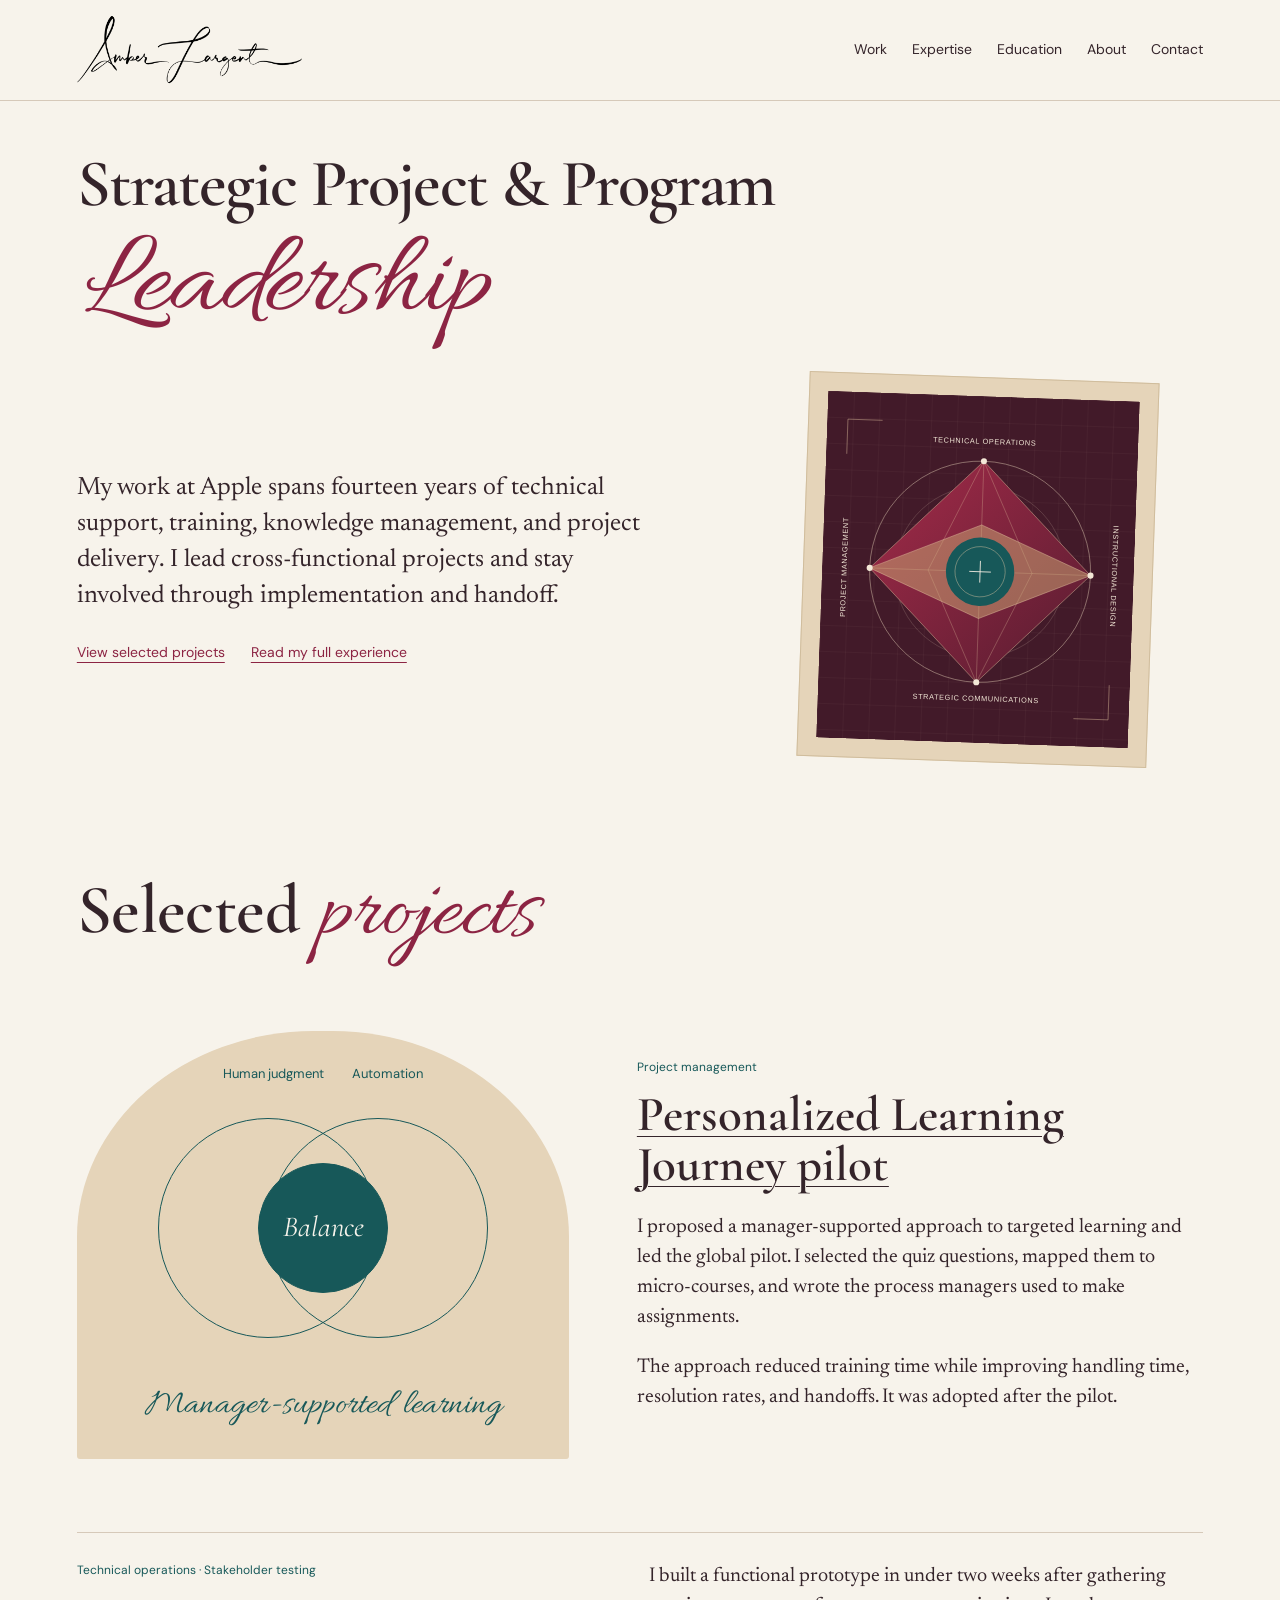
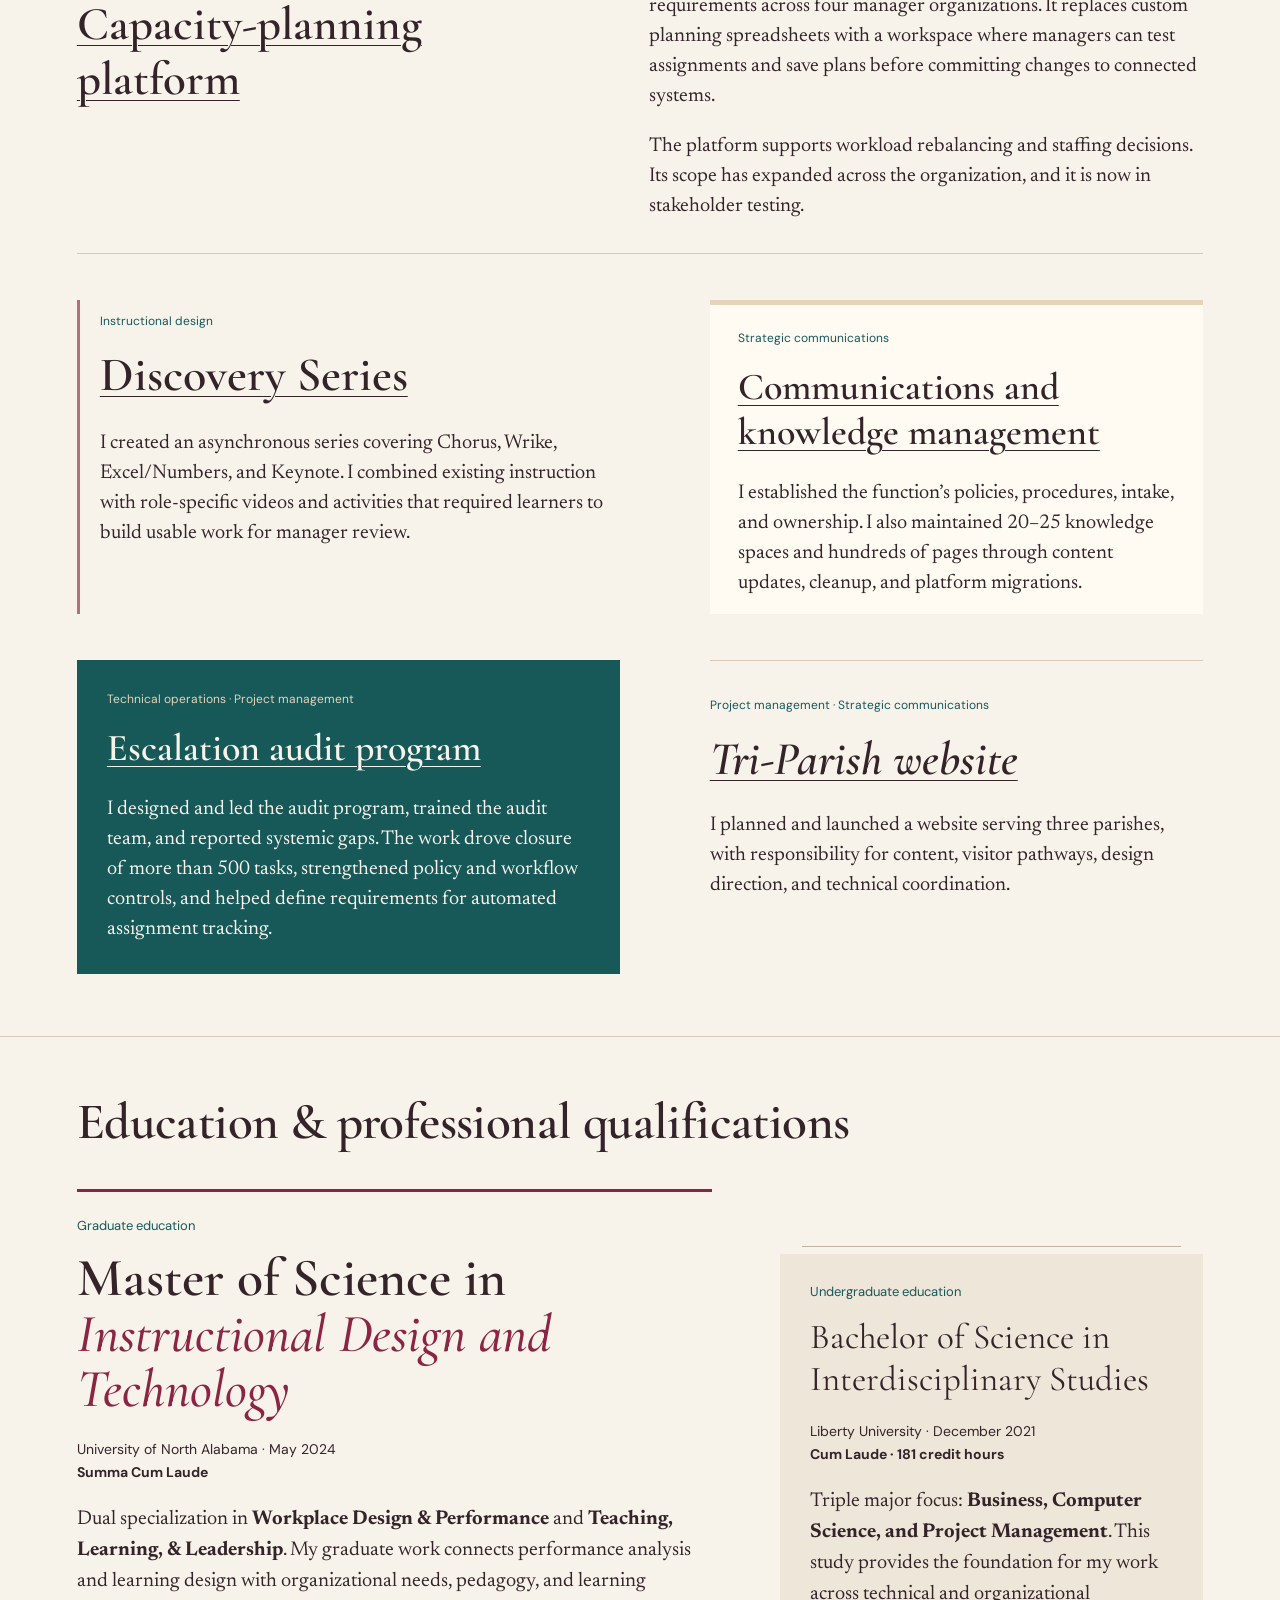
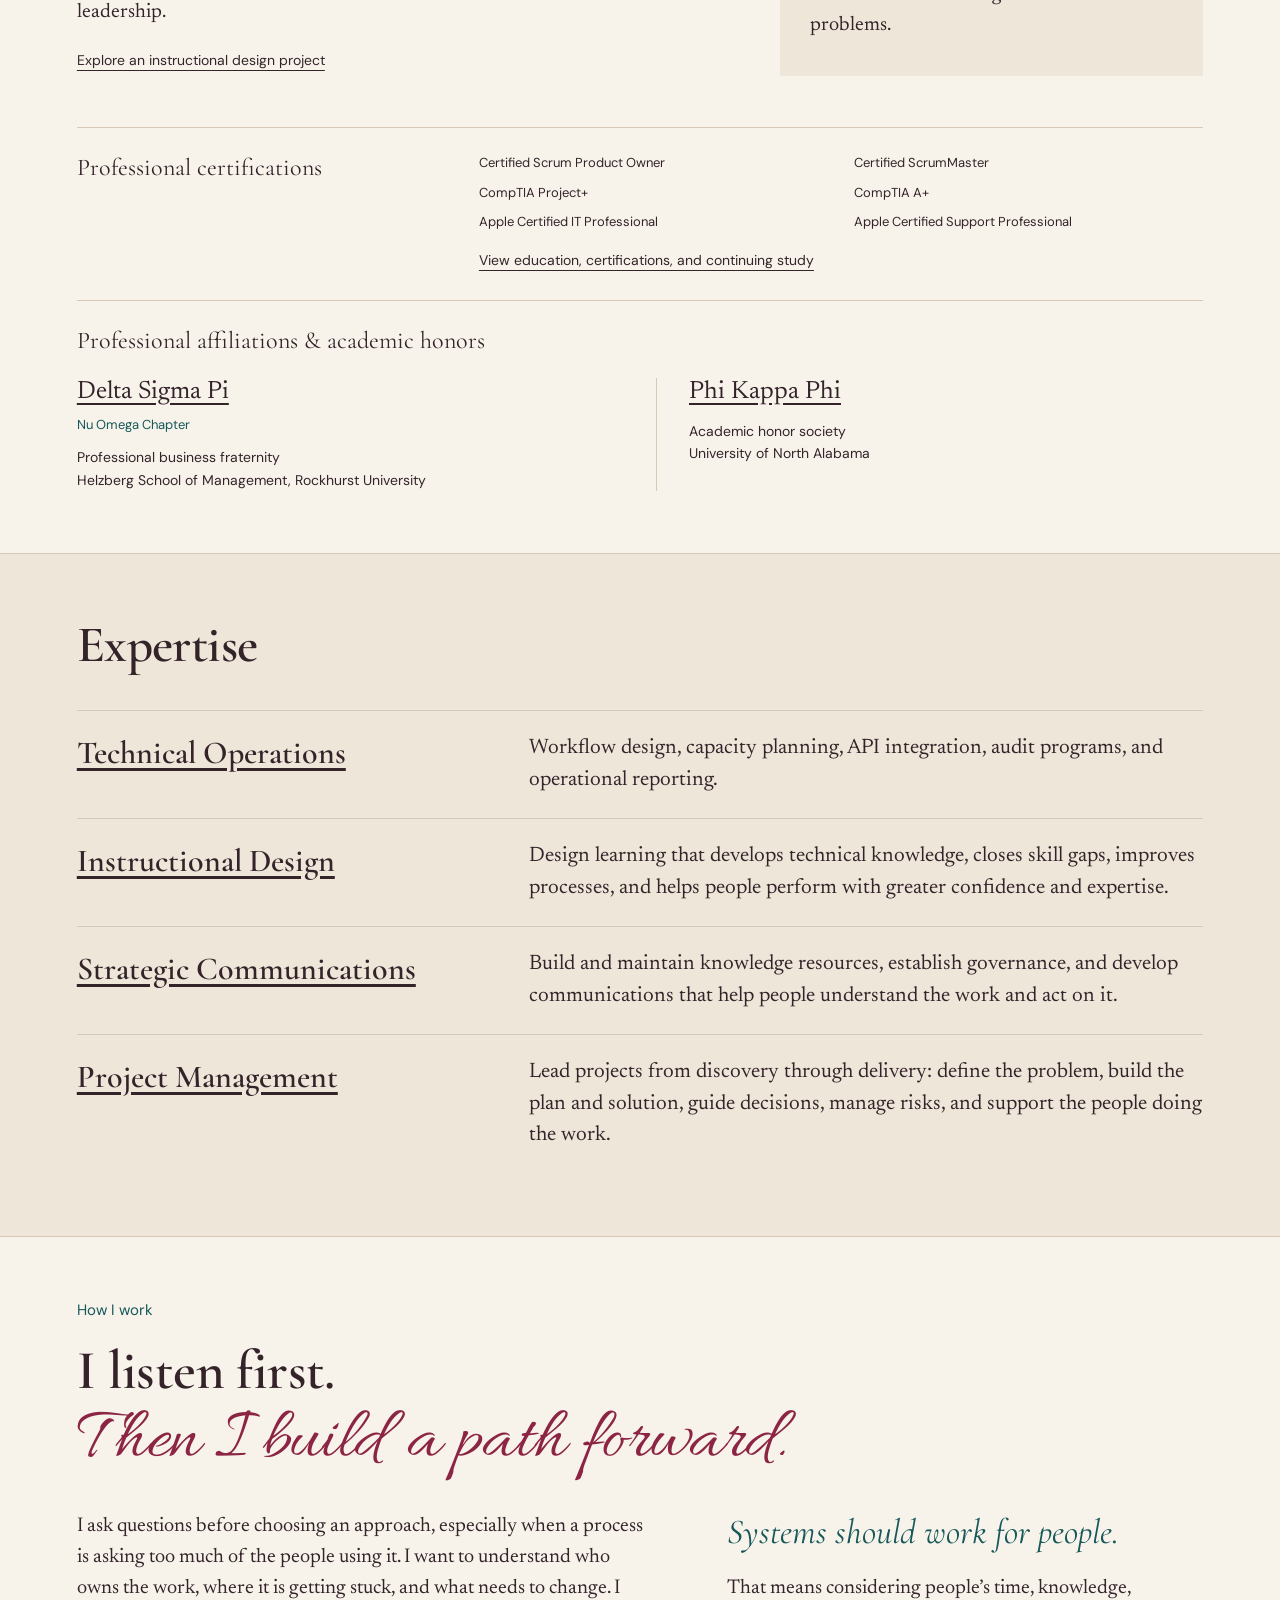
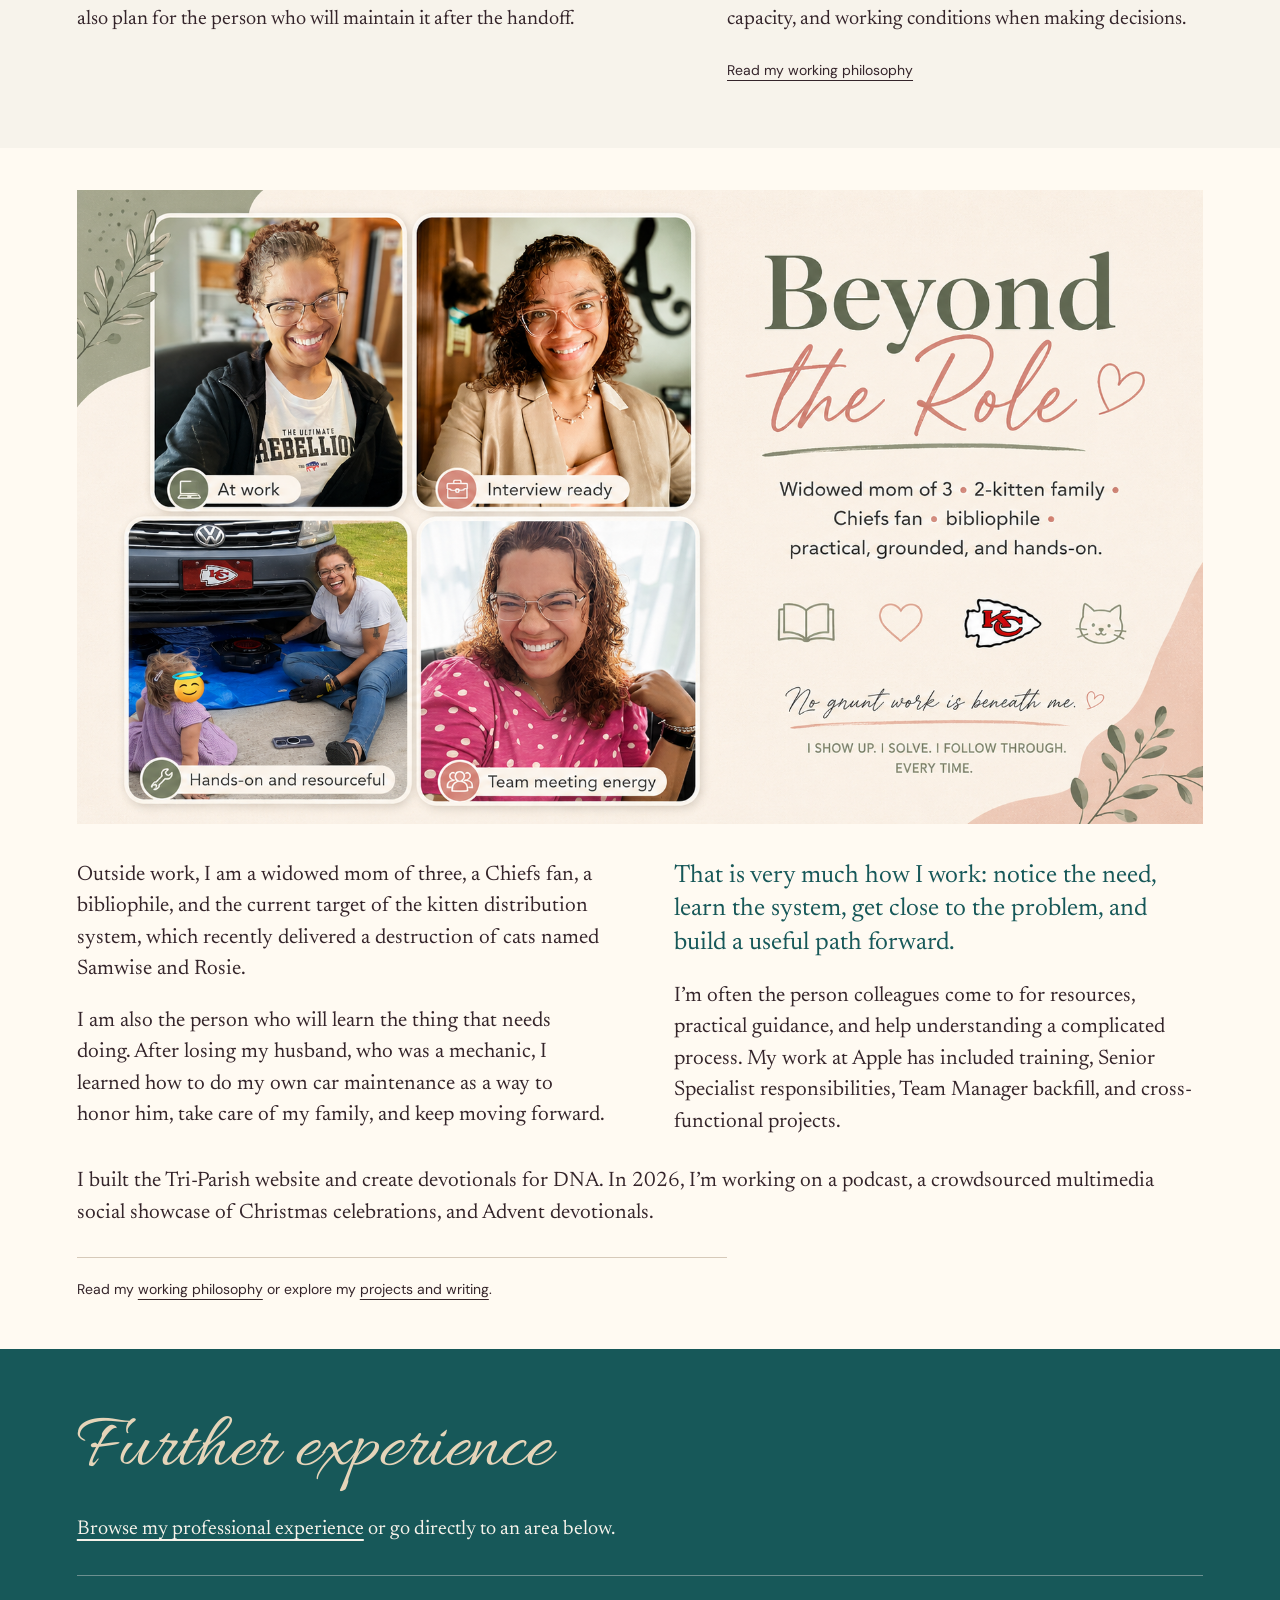
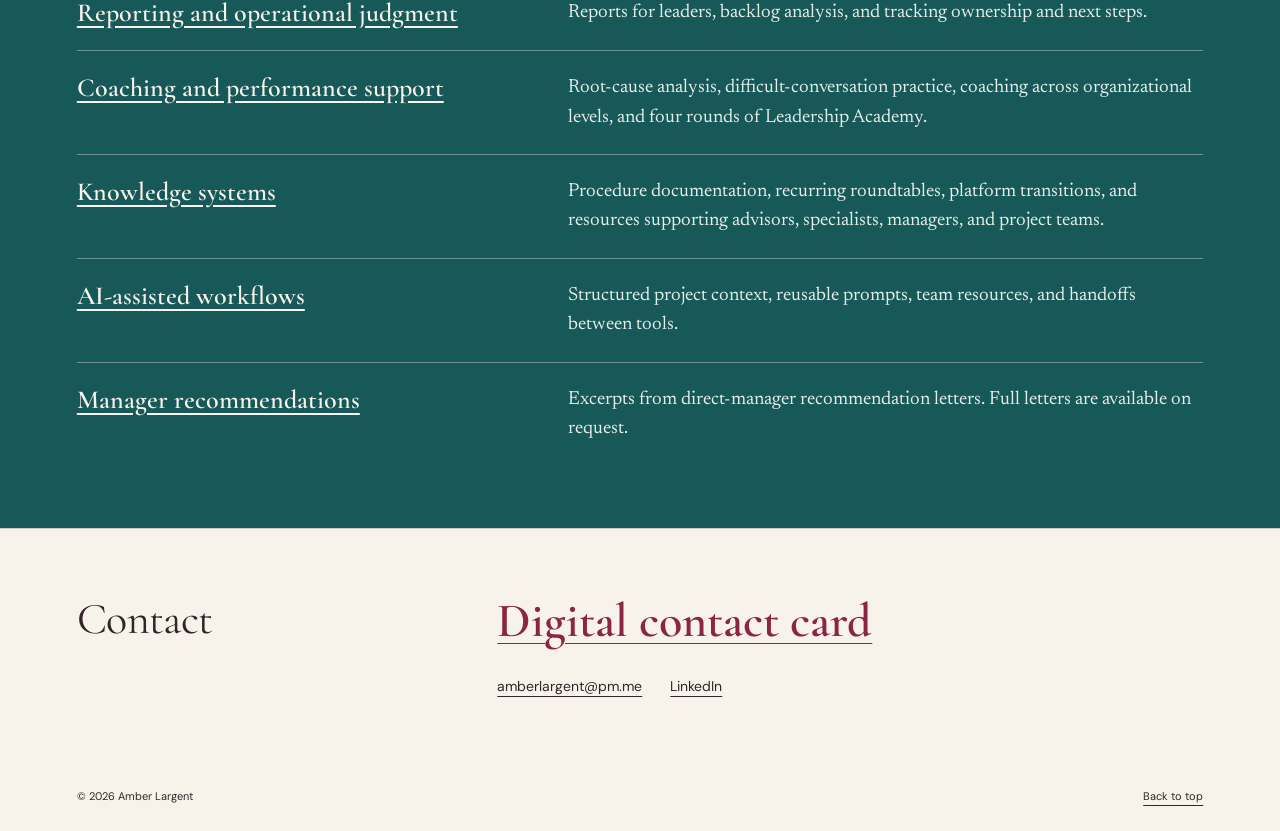
<file: index.html>
<!doctype html><html lang="en"><head><meta charset="utf-8"><meta name="viewport" content="width=device-width, initial-scale=1"><meta name="description" content="Amber Largent leads cross-functional projects across technical operations, instructional design, and communications. Explore her decisions, work, and qualifications."><title>Strategic Project & Program Leadership | Amber Largent</title><link rel="stylesheet" href="assets/editorial.css"><link rel="stylesheet" href="assets/home-editorial.css"><link rel="stylesheet" href="assets/editorial-refinement.css"><link rel="canonical" href="https://amberlargent.me/"><meta property="og:type" content="website"><meta property="og:title" content="Strategic Project & Program Leadership | Amber Largent"><meta property="og:description" content="Amber Largent leads cross-functional projects across technical operations, instructional design, and communications. Explore her decisions, work, and qualifications."><meta property="og:url" content="https://amberlargent.me/"><meta property="og:image" content="https://amberlargent.me/assets/beyond-role-collage.png"><meta property="og:image:alt" content="Amber Largent: Beyond the Role"><meta name="twitter:card" content="summary_large_image"></head><body class="editorial-home"><a class="skip" href="#main">Skip to content</a>
<header class="masthead"><div class="wrap nav"><a class="brand" href="index.html" aria-label="Amber Largent home"><img src="assets/signature-black.png" alt="Amber Largent signature" width="2048" height="1365"></a><nav aria-label="Main navigation"><a href="index.html#work">Work</a><a href="index.html#expertise">Expertise</a><a href="index.html#education">Education</a><a href="index.html#about">About</a><a href="index.html#contact">Contact</a></nav></div></header><main id="main">
<section class="wrap hero"><div class="hero-heading"><h1><span class="headline-first">Strategic Project &amp; Program</span> <em>Leadership</em></h1></div><div class="hero-grid"><div><p class="intro">My work at Apple spans fourteen years of technical support, training, knowledge management, and project delivery. I lead cross-functional projects and stay involved through implementation and handoff.</p><p class="hero-links"><a href="#work">View selected projects</a><a href="experience.html">Read my full experience</a></p></div><figure class="hero-art"><img src="assets/convergence.svg" width="720" height="800" alt="Technical Operations, Instructional Design, Strategic Communications, and Project Management connect around a shared center."></figure></div></section>

<section class="section wrap" id="work"><div class="section-head"><h2>Selected <em>projects</em></h2></div>
<article class="lead-project"><div class="lead-project-copy"><p class="project-context">Project management</p><h3><a href="automation-and-judgment.html">Personalized Learning Journey pilot</a></h3><p>I proposed a manager-supported approach to targeted learning and led the global pilot. I selected the quiz questions, mapped them to micro-courses, and wrote the process managers used to make assignments.</p><p>The approach reduced training time while improving handling time, resolution rates, and handoffs. It was adopted after the pilot.</p></div><figure class="pilot-art"><div class="art-caption"><span>Human judgment</span><span>Automation</span></div><div class="orbital" aria-hidden="true"><div class="orbit"></div><div class="orbit"></div><div class="orbit">Balance</div></div><figcaption>Manager-supported learning</figcaption></figure></article>
<div class="project-list">
<article><div><p class="project-context">Technical operations · Stakeholder testing</p><h3><a href="capacity-planning.html">Capacity-planning platform</a></h3></div><div><p>I built a functional prototype in under two weeks after gathering requirements across four manager organizations. It replaces custom planning spreadsheets with a workspace where managers can test assignments and save plans before committing changes to connected systems.</p><p>The platform supports workload rebalancing and staffing decisions. Its scope has expanded across the organization, and it is now in stakeholder testing.</p></div></article>
<article><div><p class="project-context">Instructional design</p><h3><a href="tool-adoption.html">Discovery Series</a></h3></div><div><p>I created an asynchronous series covering Chorus, Wrike, Excel/Numbers, and Keynote. I combined existing instruction with role-specific videos and activities that required learners to build usable work for manager review.</p></div></article>
<article><div><p class="project-context">Strategic communications</p><h3><a href="communications.html">Communications and knowledge management</a></h3></div><div><p>I established the function’s policies, procedures, intake, and ownership. I also maintained 20–25 knowledge spaces and hundreds of pages through content updates, cleanup, and platform migrations.</p></div></article>
<article><div><p class="project-context">Technical operations · Project management</p><h3><a href="sonar-audit.html">Escalation audit program</a></h3></div><div><p>I designed and led the audit program, trained the audit team, and reported systemic gaps. The work drove closure of more than 500 tasks, strengthened policy and workflow controls, and helped define requirements for automated assignment tracking.</p></div></article>
<article><div><p class="project-context">Project management · Strategic communications</p><h3><a href="triparish.html">Tri-Parish website</a></h3></div><div><p>I planned and launched a website serving three parishes, with responsibility for content, visitor pathways, design direction, and technical coordination.</p></div></article>
</div>

</section><section class="section wrap education-spread" id="education"><h2>Education &amp; professional qualifications</h2><div class="degree-layout"><article class="graduate-degree"><p class="degree-level">Graduate education</p><h3>Master of Science in <em>Instructional Design and Technology</em></h3><p class="degree-school">University of North Alabama · May 2024<br><strong>Summa Cum Laude</strong></p><p>Dual specialization in <strong>Workplace Design &amp; Performance</strong> and <strong>Teaching, Learning, &amp; Leadership</strong>. My graduate work connects performance analysis and learning design with organizational needs, pedagogy, and learning leadership.</p><p class="degree-project"><a href="samples.html#academic-course">Explore an instructional design project</a></p></article><article class="undergraduate-degree"><p class="degree-level">Undergraduate education</p><h3>Bachelor of Science in Interdisciplinary Studies</h3><p class="degree-school">Liberty University · December 2021<br><strong>Cum Laude · 181 credit hours</strong></p><p>Triple major focus: <strong>Business, Computer Science, and Project Management</strong>. This study provides the foundation for my work across technical and organizational problems.</p></article></div><div class="certification-summary"><h3>Professional certifications</h3><ul><li>Certified Scrum Product Owner</li><li>Certified ScrumMaster</li><li>CompTIA Project+</li><li>CompTIA A+</li><li>Apple Certified IT Professional</li><li>Apple Certified Support Professional</li></ul><a href="learning.html">View education, certifications, and continuing study</a></div><div class="affiliations" id="affiliations"><h3>Professional affiliations &amp; academic honors</h3><dl class="affiliation-list"><div><dt><a href="https://www.deltasigmapi.org/chapter-locator/chapterfulldetails?cid=377" target="_blank" rel="noopener noreferrer">Delta Sigma Pi</a><span>Nu Omega Chapter</span></dt><dd>Professional business fraternity<br>Helzberg School of Management, Rockhurst University</dd></div><div><dt><a href="https://www.una.edu/phi-kappa-phi/news.html" target="_blank" rel="noopener noreferrer">Phi Kappa Phi</a></dt><dd>Academic honor society<br>University of North Alabama</dd></div></dl></div></section>
<section class="section expertise" id="expertise"><div class="wrap"><div class="section-head"><h2>Expertise</h2></div>
<dl class="expertise-list"><div><dt><a href="capacity-planning.html">Technical Operations</a></dt><dd>Workflow design, capacity planning, API integration, audit programs, and operational reporting.</dd></div><div><dt><a href="tool-adoption.html">Instructional Design</a></dt><dd>Design learning that develops technical knowledge, closes skill gaps, improves processes, and helps people perform with greater confidence and expertise.</dd></div><div><dt><a href="communications.html">Strategic Communications</a></dt><dd>Build and maintain knowledge resources, establish governance, and develop communications that help people understand the work and act on it.</dd></div><div><dt><a href="automation-and-judgment.html">Project Management</a></dt><dd>Lead projects from discovery through delivery: define the problem, build the plan and solution, guide decisions, manage risks, and support the people doing the work.</dd></div></dl></div></section>
<section class="section wrap philosophy" id="philosophy"><p class="section-name">How I work</p><h2><span>I listen first.</span><span>Then I build a path forward.</span></h2><div class="philosophy-copy"><p>I ask questions before choosing an approach, especially when a process is asking too much of the people using it. I want to understand who owns the work, where it is getting stuck, and what needs to change. I also plan for the person who will maintain it after the handoff.</p><div><blockquote>Systems should work for people.</blockquote><p>That means considering people’s time, knowledge, capacity, and working conditions when making decisions.</p><a href="values.html">Read my working philosophy</a></div></div></section>
<section class="section about personal-feature" id="about"><div class="wrap"><h2 class="visually-hidden">About me</h2><figure class="personal-collage"><img src="assets/beyond-role-collage.png" width="1672" height="941" loading="lazy" alt="Beyond the Role: Amber at work, dressed for an interview, doing car maintenance, and smiling in a team meeting. Widowed mom of three, Chiefs fan, bibliophile, practical, grounded, and hands-on."></figure><div class="about-copy"><div class="personal-story"><p>Outside work, I am a widowed mom of three, a Chiefs fan, a bibliophile, and the current target of the kitten distribution system, which recently delivered a destruction of cats named Samwise and Rosie.</p><p>I am also the person who will learn the thing that needs doing. After losing my husband, who was a mechanic, I learned how to do my own car maintenance as a way to honor him, take care of my family, and keep moving forward.</p></div><div class="professional-connection"><p>That is very much how I work: notice the need, learn the system, get close to the problem, and build a useful path forward.</p><p>I’m often the person colleagues come to for resources, practical guidance, and help understanding a complicated process. My work at Apple has included training, Senior Specialist responsibilities, Team Manager backfill, and cross-functional projects.</p></div><p class="community-update">I built the Tri-Parish website and create devotionals for DNA. In 2026, I’m working on a podcast, a crowdsourced multimedia social showcase of Christmas celebrations, and Advent devotionals.</p><p class="about-reading">Read my <a href="values.html">working philosophy</a> or explore my <a href="samples.html">projects and writing</a>.</p></div></div></section>
<section class="section experience-band" id="more"><div class="wrap experience-index"><h2>Further experience</h2><p><a href="experience.html">Browse my professional experience</a> or go directly to an area below.</p><dl><div><dt><a href="experience.html#reporting">Reporting and operational judgment</a></dt><dd>Reports for leaders, backlog analysis, and tracking ownership and next steps.</dd></div><div><dt><a href="experience.html#coaching">Coaching and performance support</a></dt><dd>Root-cause analysis, difficult-conversation practice, coaching across organizational levels, and four rounds of Leadership Academy.</dd></div><div><dt><a href="experience.html#knowledge">Knowledge systems</a></dt><dd>Procedure documentation, recurring roundtables, platform transitions, and resources supporting advisors, specialists, managers, and project teams.</dd></div><div><dt><a href="experience.html#ai">AI-assisted workflows</a></dt><dd>Structured project context, reusable prompts, team resources, and handoffs between tools.</dd></div><div><dt><a href="experience.html#recommendations">Manager recommendations</a></dt><dd>Excerpts from direct-manager recommendation letters. Full letters are available on request.</dd></div></dl></div></section>
<section class="contact" id="contact"><div class="wrap"><h2>Contact</h2><div><p class="contact-primary"><a href="https://poplme.co/hash/FR1OYUIb/1/dash" target="_blank" rel="noopener noreferrer">Digital contact card</a></p><p class="contact-secondary"><a href="mailto:amberlargent@pm.me">amberlargent@pm.me</a><a href="https://www.linkedin.com/in/amberlargent/" target="_blank" rel="noopener noreferrer">LinkedIn</a></p></div></div></section>
</main><footer><div class="wrap"><span>© 2026 Amber Largent</span><a href="#main">Back to top</a></div></footer></body></html>
</file>
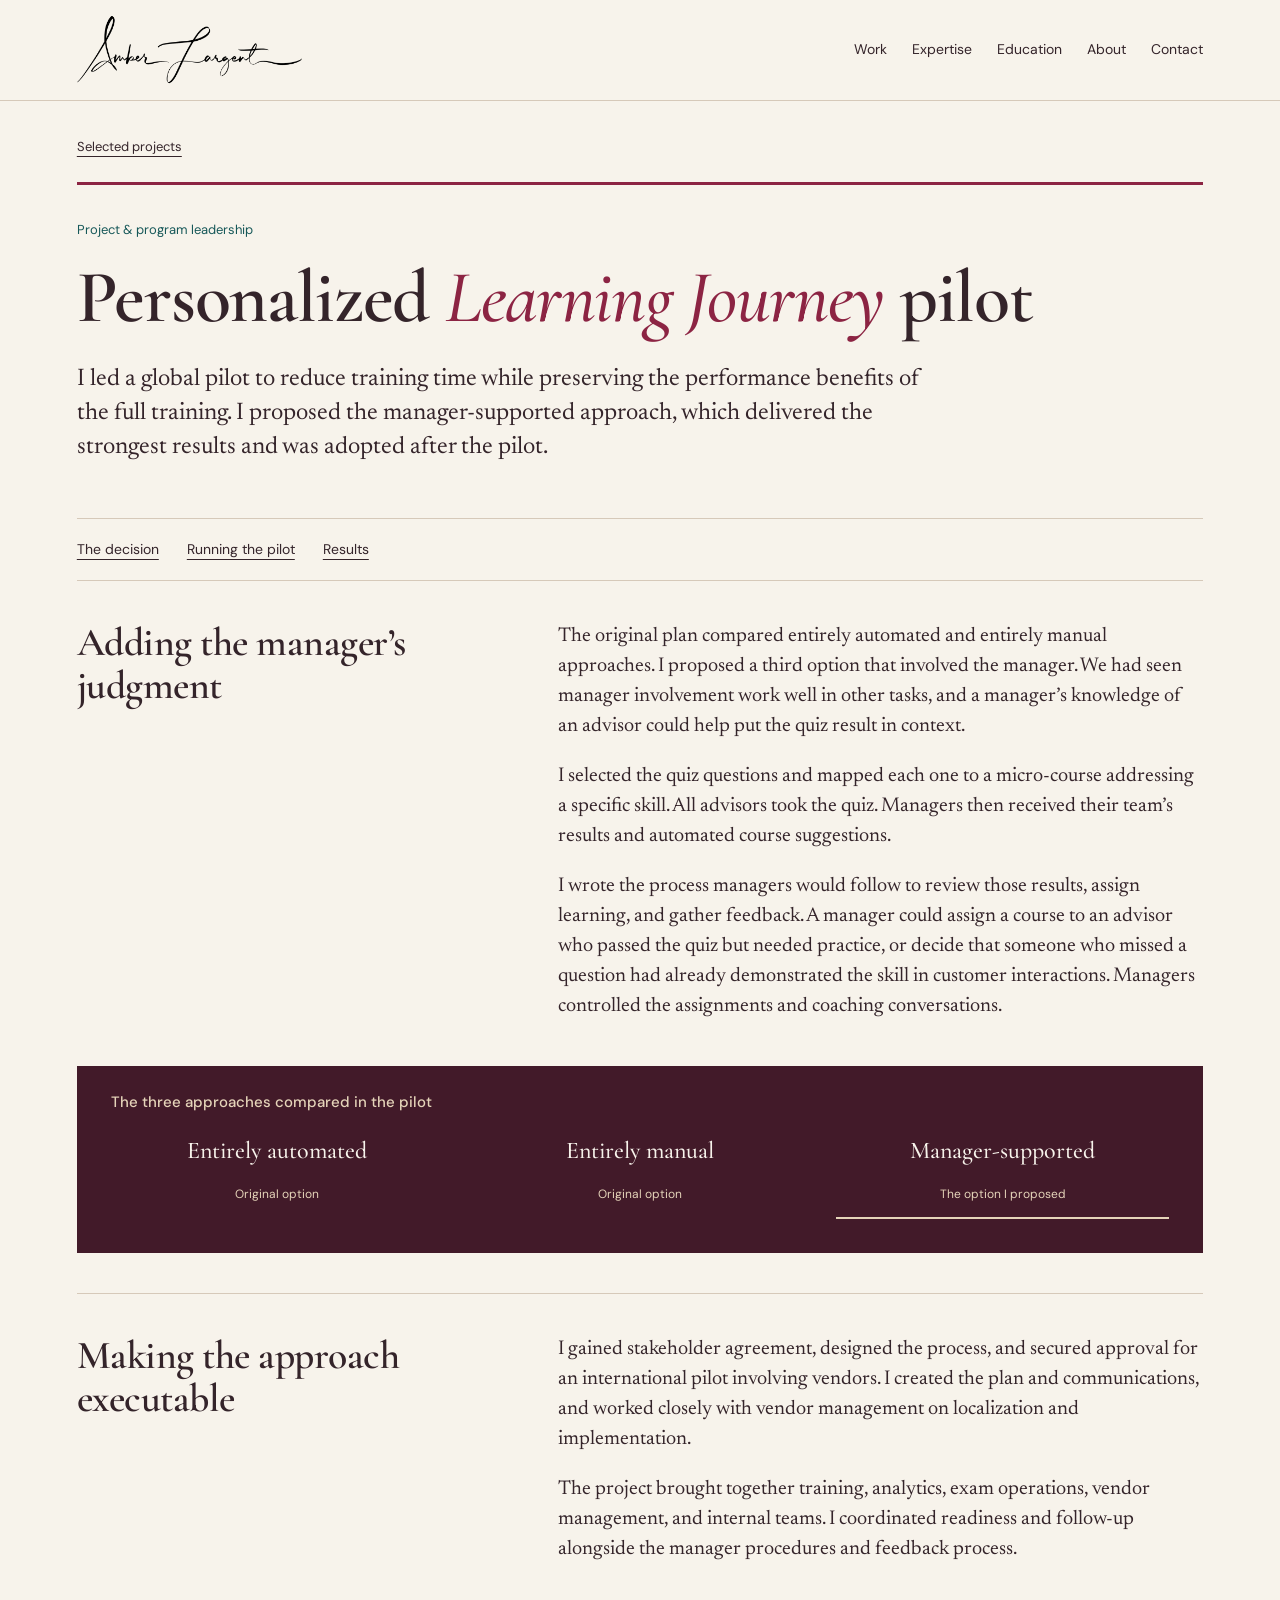
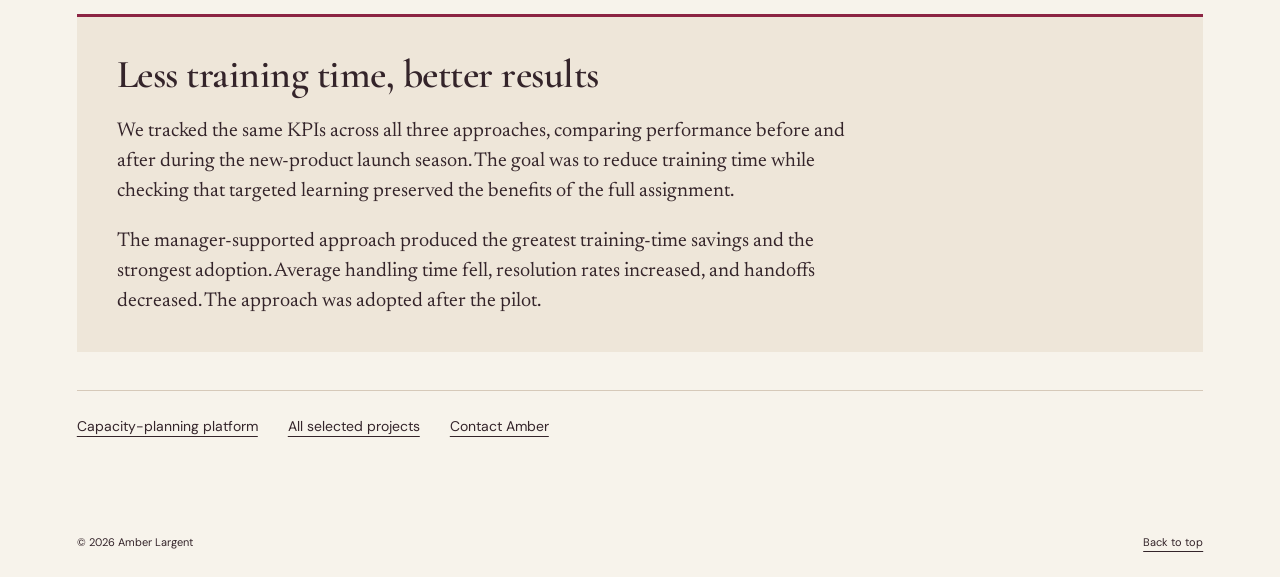
<file: automation-and-judgment.html>
<!doctype html><html lang="en"><head><meta charset="utf-8"><meta name="viewport" content="width=device-width, initial-scale=1"><meta name="description" content="How Amber Largent designed a manager-supported learning approach, led an international pilot, and reduced training time while improving performance."><title>Personalized Learning Journey pilot | Amber Largent</title><link rel="stylesheet" href="assets/editorial.css"><link rel="stylesheet" href="assets/story-editorial.css"><link rel="stylesheet" href="assets/editorial-refinement.css"><link rel="canonical" href="https://amberlargent.me/automation-and-judgment.html"><meta property="og:type" content="website"><meta property="og:title" content="Personalized Learning Journey pilot | Amber Largent"><meta property="og:description" content="How Amber Largent designed a manager-supported learning approach, led an international pilot, and reduced training time while improving performance."><meta property="og:url" content="https://amberlargent.me/automation-and-judgment.html"><meta property="og:image" content="https://amberlargent.me/assets/beyond-role-collage.png"><meta property="og:image:alt" content="Amber Largent: Beyond the Role"><meta name="twitter:card" content="summary_large_image"></head><body class="editorial-story pilot-story"><a class="skip" href="#main">Skip to content</a>
<header class="masthead"><div class="wrap nav"><a class="brand" href="index.html" aria-label="Amber Largent home"><img src="assets/signature-black.png" alt="Amber Largent signature" width="2048" height="1365"></a><nav aria-label="Main navigation"><a href="index.html#work">Work</a><a href="index.html#expertise">Expertise</a><a href="index.html#education">Education</a><a href="index.html#about">About</a><a href="index.html#contact">Contact</a></nav></div></header><main id="main" class="full-story"><a class="back" href="index.html#work">Selected projects</a><header class="case-cover"><p class="case-context">Project &amp; program leadership</p><h1>Personalized <em>Learning Journey</em> pilot</h1><p class="lead">I led a global pilot to reduce training time while preserving the performance benefits of the full training. I proposed the manager-supported approach, which delivered the strongest results and was adopted after the pilot.</p></header><nav class="story-contents" aria-label="On this page"><a href="#starting-point">The decision</a><a href="#structure">Running the pilot</a><a href="#outcome">Results</a></nav>
<section id="starting-point" class="story-spread"><div><h2>Adding the manager’s judgment</h2></div><div><p>The original plan compared entirely automated and entirely manual approaches. I proposed a third option that involved the manager. We had seen manager involvement work well in other tasks, and a manager’s knowledge of an advisor could help put the quiz result in context.</p><p id="visible">I selected the quiz questions and mapped each one to a micro-course addressing a specific skill. All advisors took the quiz. Managers then received their team’s results and automated course suggestions.</p><p>I wrote the process managers would follow to review those results, assign learning, and gather feedback. A manager could assign a course to an advisor who passed the quiz but needed practice, or decide that someone who missed a question had already demonstrated the skill in customer interactions. Managers controlled the assignments and coaching conversations.</p></div></section>
<figure class="model-comparison"><figcaption>The three approaches compared in the pilot</figcaption><div class="model-columns"><div><span>Entirely automated</span><small>Original option</small></div><div><span>Entirely manual</span><small>Original option</small></div><div class="proposed-model"><span>Manager-supported</span><small>The option I proposed</small></div></div></figure>
<section id="structure" class="story-spread"><div><h2>Making the approach executable</h2></div><div><p id="people">I gained stakeholder agreement, designed the process, and secured approval for an international pilot involving vendors. I created the plan and communications, and worked closely with vendor management on localization and implementation.</p><p>The project brought together training, analytics, exam operations, vendor management, and internal teams. I coordinated readiness and follow-up alongside the manager procedures and feedback process.</p></div></section>
<section id="outcome" class="result-feature"><h2>Less training time, better results</h2><p id="learning">We tracked the same KPIs across all three approaches, comparing performance before and after during the new-product launch season. The goal was to reduce training time while checking that targeted learning preserved the benefits of the full assignment.</p><p>The manager-supported approach produced the greatest training-time savings and the strongest adoption. Average handling time fell, resolution rates increased, and handoffs decreased. The approach was adopted after the pilot.</p></section>
<nav class="story-end" aria-label="More portfolio work"><a href="capacity-planning.html">Capacity-planning platform</a><a href="index.html#work">All selected projects</a><a href="index.html#contact">Contact Amber</a></nav></main><footer><div class="wrap"><span>© 2026 Amber Largent</span><a href="#main">Back to top</a></div></footer></body></html>
</file>
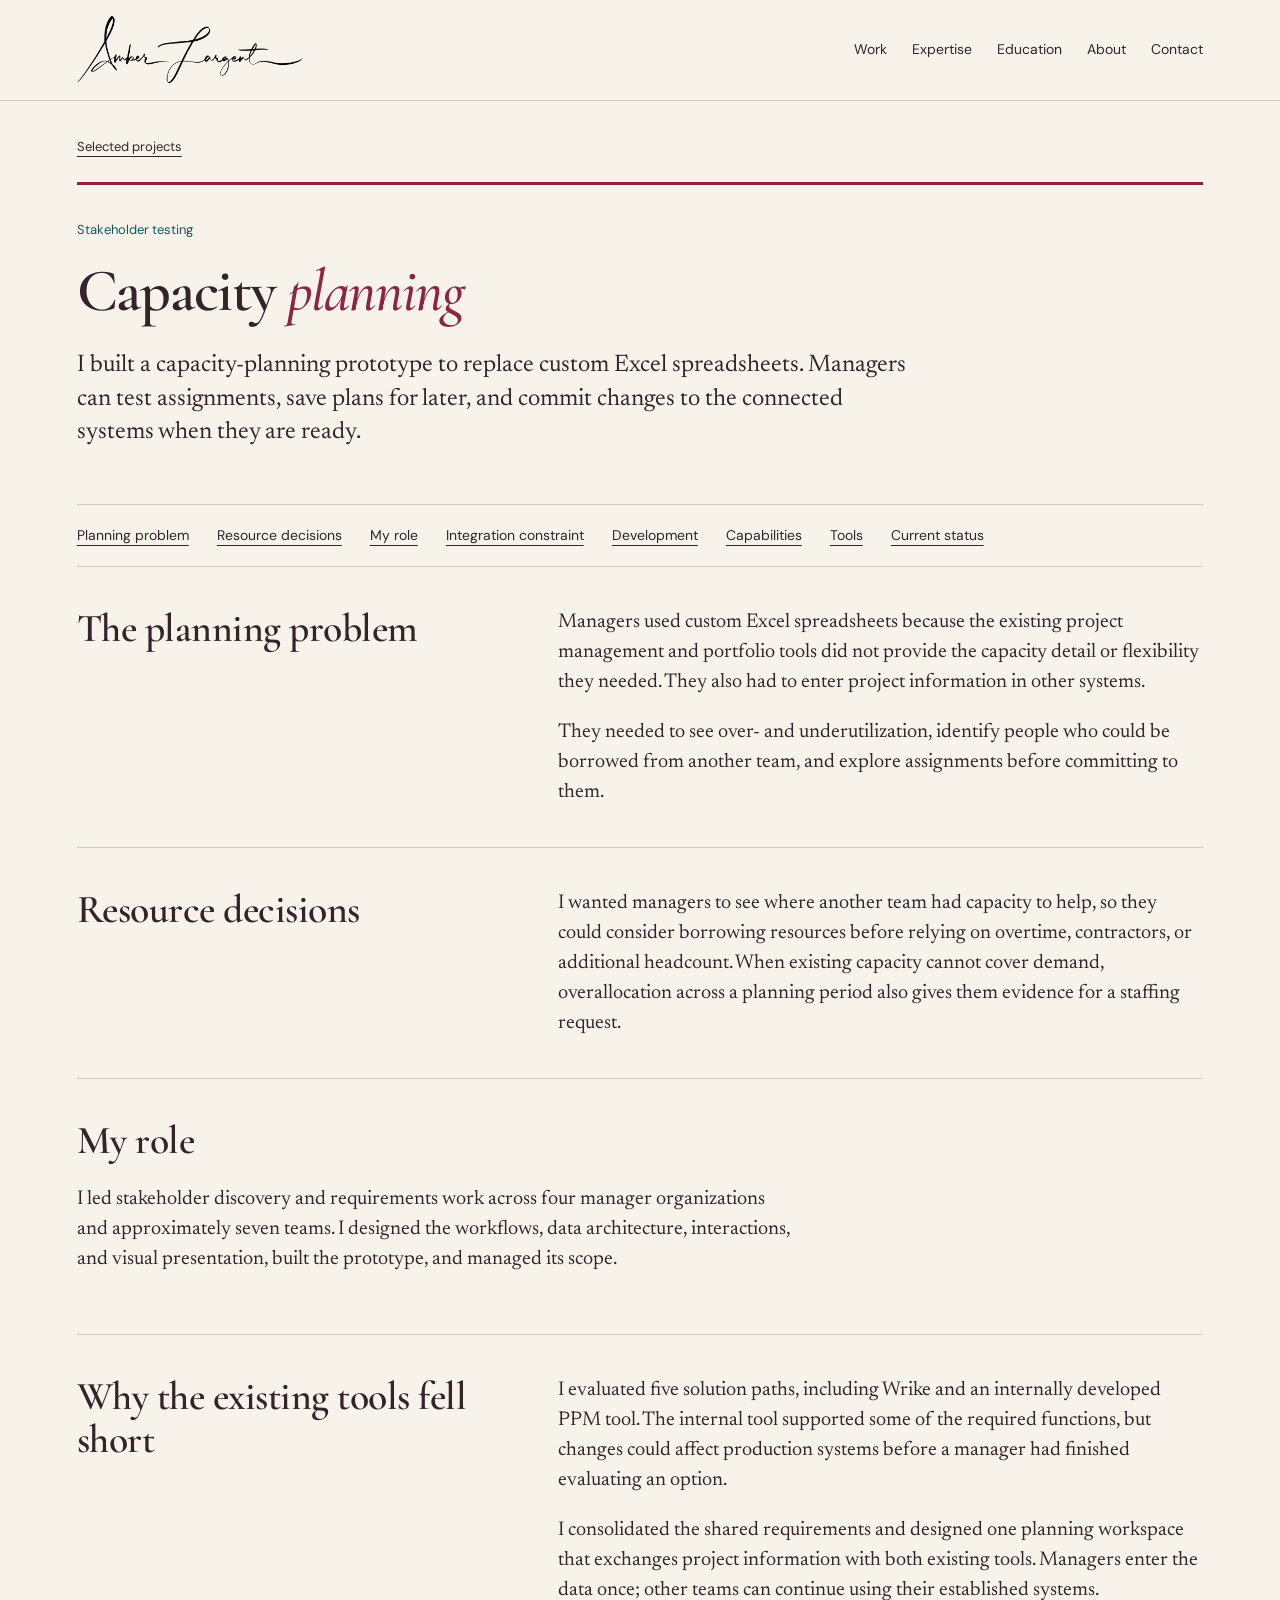
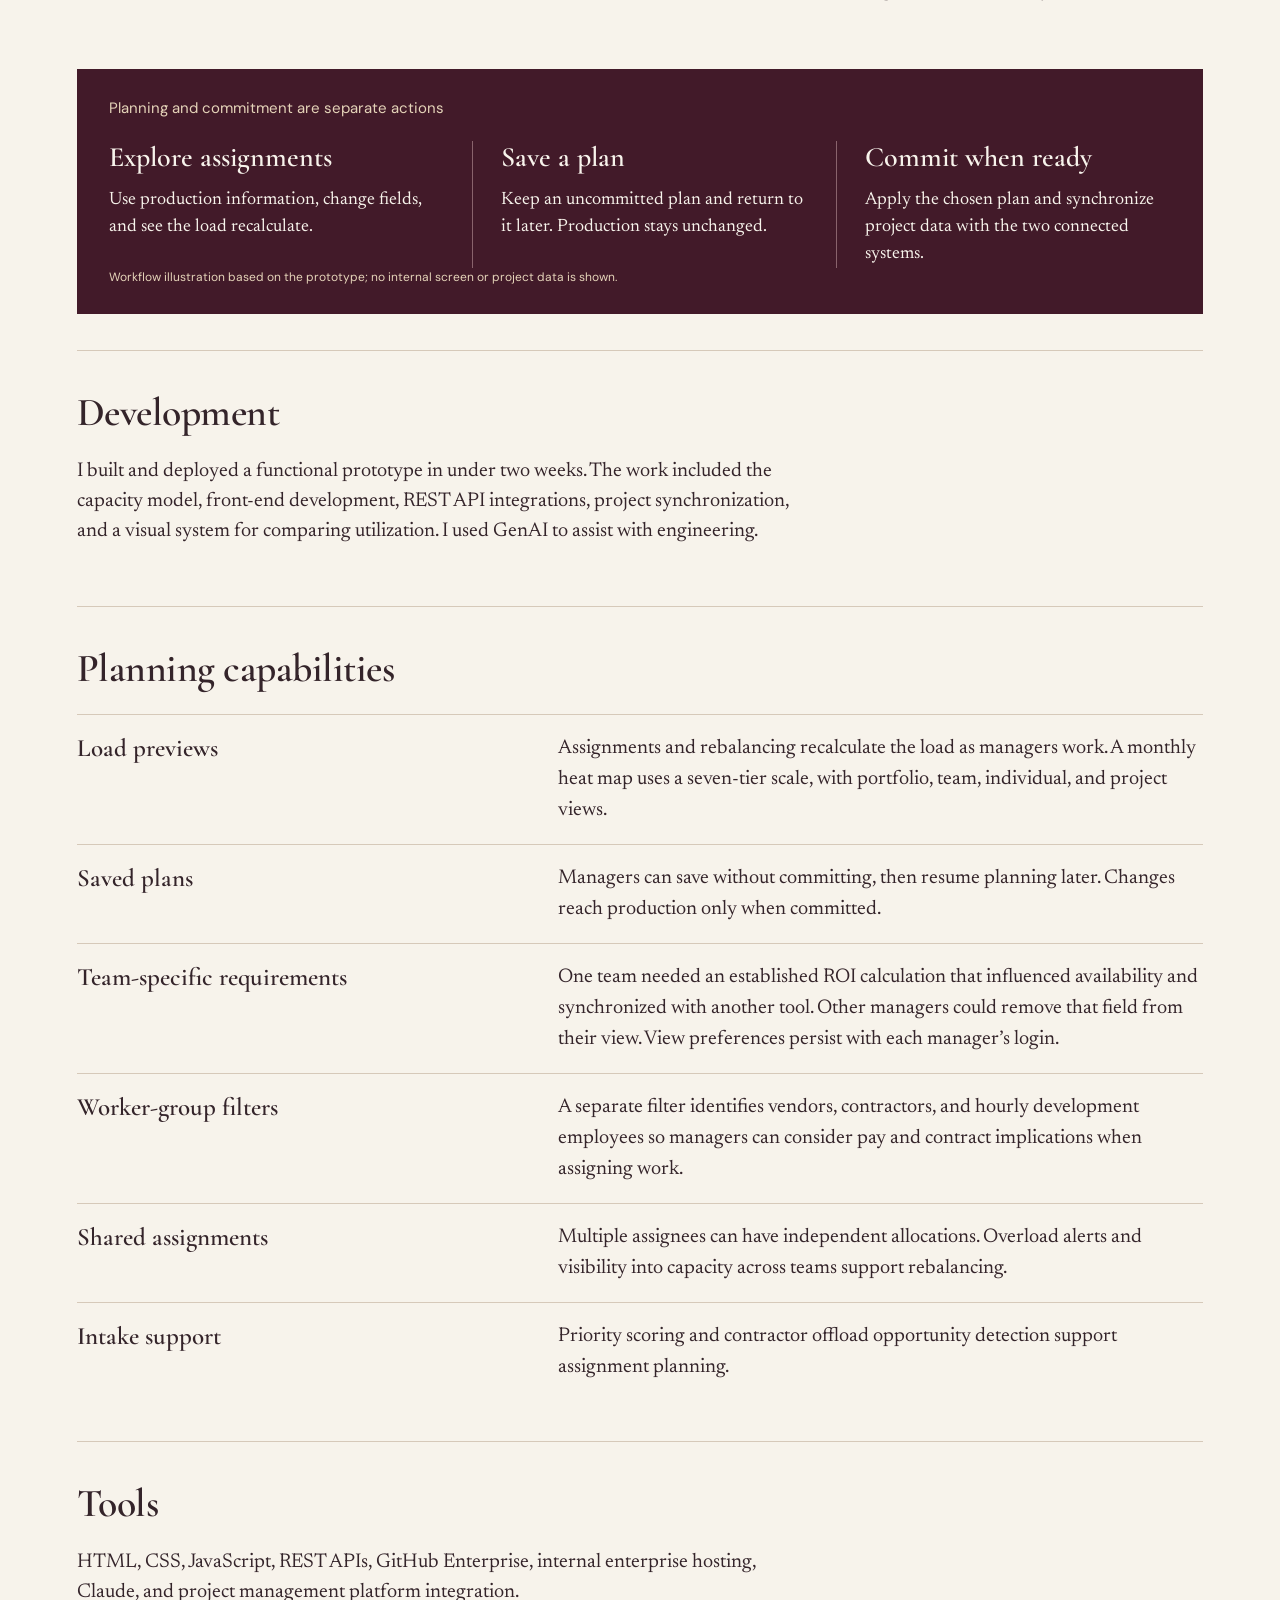
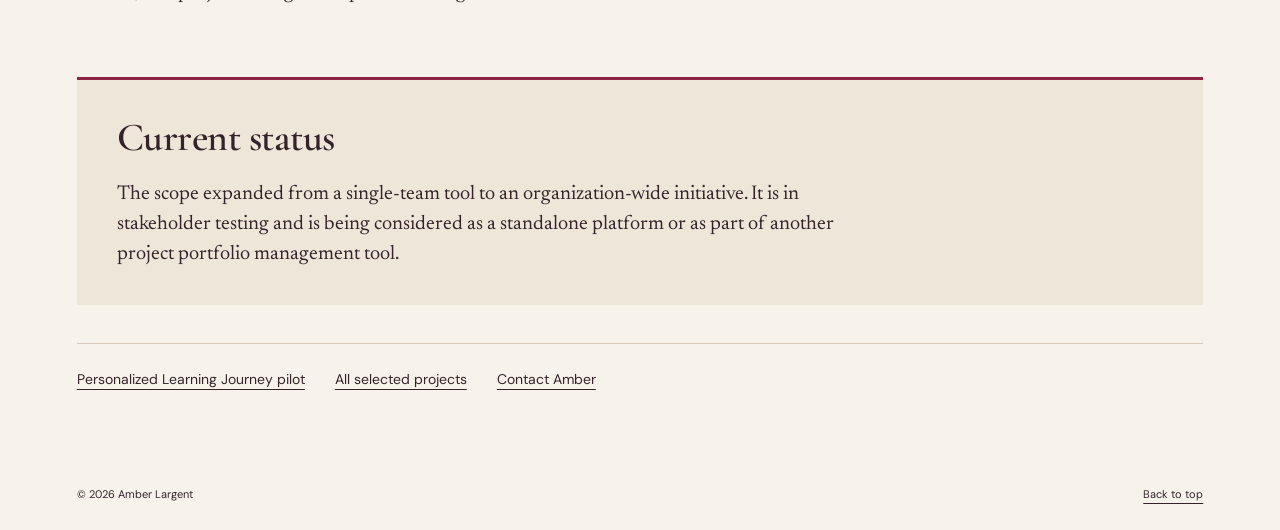
<file: capacity-planning.html>
<!doctype html><html lang="en"><head><meta charset="utf-8"><meta name="viewport" content="width=device-width, initial-scale=1"><meta name="description" content="A capacity-planning prototype for testing staffing options, saving uncommitted plans, and synchronizing project data across existing systems."><title>Capacity-planning platform | Amber Largent</title><link rel="stylesheet" href="assets/editorial.css"><link rel="stylesheet" href="assets/story-editorial.css"><link rel="stylesheet" href="assets/editorial-refinement.css"><link rel="canonical" href="https://amberlargent.me/capacity-planning.html"><meta property="og:type" content="website"><meta property="og:title" content="Capacity-planning platform | Amber Largent"><meta property="og:description" content="A capacity-planning prototype for testing staffing options, saving uncommitted plans, and synchronizing project data across existing systems."><meta property="og:url" content="https://amberlargent.me/capacity-planning.html"><meta property="og:image" content="https://amberlargent.me/assets/beyond-role-collage.png"><meta property="og:image:alt" content="Amber Largent: Beyond the Role"><meta name="twitter:card" content="summary_large_image"></head><body class="editorial-story capacity-story"><a class="skip" href="#main">Skip to content</a>
<header class="masthead"><div class="wrap nav"><a class="brand" href="index.html" aria-label="Amber Largent home"><img src="assets/signature-black.png" alt="Amber Largent signature" width="2048" height="1365"></a><nav aria-label="Main navigation"><a href="index.html#work">Work</a><a href="index.html#expertise">Expertise</a><a href="index.html#education">Education</a><a href="index.html#about">About</a><a href="index.html#contact">Contact</a></nav></div></header><main id="main" class="full-story"><a class="back" href="index.html#work">Selected projects</a><header class="case-cover"><p class="case-context">Stakeholder testing</p><h1>Capacity <em>planning</em></h1><p class="lead">I built a capacity-planning prototype to replace custom Excel spreadsheets. Managers can test assignments, save plans for later, and commit changes to the connected systems when they are ready.</p></header><nav class="story-contents" aria-label="On this page"><a href="#story">Planning problem</a><a href="#resource-decisions">Resource decisions</a><a href="#overview">My role</a><a href="#challenge">Integration constraint</a><a href="#process">Development</a><a href="#features">Capabilities</a><a href="#tools">Tools</a><a href="#outcome">Current status</a></nav>
<section id="story" class="story-spread"><div><h2>The planning problem</h2></div><div><p>Managers used custom Excel spreadsheets because the existing project management and portfolio tools did not provide the capacity detail or flexibility they needed. They also had to enter project information in other systems.</p><p>They needed to see over- and underutilization, identify people who could be borrowed from another team, and explore assignments before committing to them.</p></div></section>
<section id="resource-decisions" class="story-spread"><div><h2>Resource decisions</h2></div><div><p>I wanted managers to see where another team had capacity to help, so they could consider borrowing resources before relying on overtime, contractors, or additional headcount. When existing capacity cannot cover demand, overallocation across a planning period also gives them evidence for a staffing request.</p></div></section>
<section id="overview"><h2>My role</h2><p>I led stakeholder discovery and requirements work across four manager organizations and approximately seven teams. I designed the workflows, data architecture, interactions, and visual presentation, built the prototype, and managed its scope.</p></section>
<section id="challenge" class="story-spread"><div><h2>Why the existing tools fell short</h2></div><div><p>I evaluated five solution paths, including Wrike and an internally developed PPM tool. The internal tool supported some of the required functions, but changes could affect production systems before a manager had finished evaluating an option.</p><p>I consolidated the shared requirements and designed one planning workspace that exchanges project information with both existing tools. Managers enter the data once; other teams can continue using their established systems.</p></div></section>
<figure class="planning-workflow"><figcaption>Planning and commitment are separate actions</figcaption><div class="planning-stages"><div><strong>Explore assignments</strong><p>Use production information, change fields, and see the load recalculate.</p></div><div><strong>Save a plan</strong><p>Keep an uncommitted plan and return to it later. Production stays unchanged.</p></div><div><strong>Commit when ready</strong><p>Apply the chosen plan and synchronize project data with the two connected systems.</p></div></div><p class="workflow-note">Workflow illustration based on the prototype; no internal screen or project data is shown.</p></figure>
<section id="process"><h2>Development</h2><p>I built and deployed a functional prototype in under two weeks. The work included the capacity model, front-end development, REST API integrations, project synchronization, and a visual system for comparing utilization. I used GenAI to assist with engineering.</p></section>
<section id="features"><h2>Planning capabilities</h2><dl class="feature-definitions"><div><dt>Load previews</dt><dd>Assignments and rebalancing recalculate the load as managers work. A monthly heat map uses a seven-tier scale, with portfolio, team, individual, and project views.</dd></div><div><dt>Saved plans</dt><dd>Managers can save without committing, then resume planning later. Changes reach production only when committed.</dd></div><div><dt>Team-specific requirements</dt><dd>One team needed an established ROI calculation that influenced availability and synchronized with another tool. Other managers could remove that field from their view. View preferences persist with each manager’s login.</dd></div><div><dt>Worker-group filters</dt><dd>A separate filter identifies vendors, contractors, and hourly development employees so managers can consider pay and contract implications when assigning work.</dd></div><div><dt>Shared assignments</dt><dd>Multiple assignees can have independent allocations. Overload alerts and visibility into capacity across teams support rebalancing.</dd></div><div><dt>Intake support</dt><dd>Priority scoring and contractor offload opportunity detection support assignment planning.</dd></div></dl></section>
<section id="tools"><h2>Tools</h2><p>HTML, CSS, JavaScript, REST APIs, GitHub Enterprise, internal enterprise hosting, Claude, and project management platform integration.</p></section>
<section id="outcome" class="result-feature"><h2>Current status</h2><p>The scope expanded from a single-team tool to an organization-wide initiative. It is in stakeholder testing and is being considered as a standalone platform or as part of another project portfolio management tool.</p></section>
<nav class="story-end" aria-label="More portfolio work"><a href="automation-and-judgment.html">Personalized Learning Journey pilot</a><a href="index.html#work">All selected projects</a><a href="index.html#contact">Contact Amber</a></nav></main><footer><div class="wrap"><span>© 2026 Amber Largent</span><a href="#main">Back to top</a></div></footer></body></html>
</file>
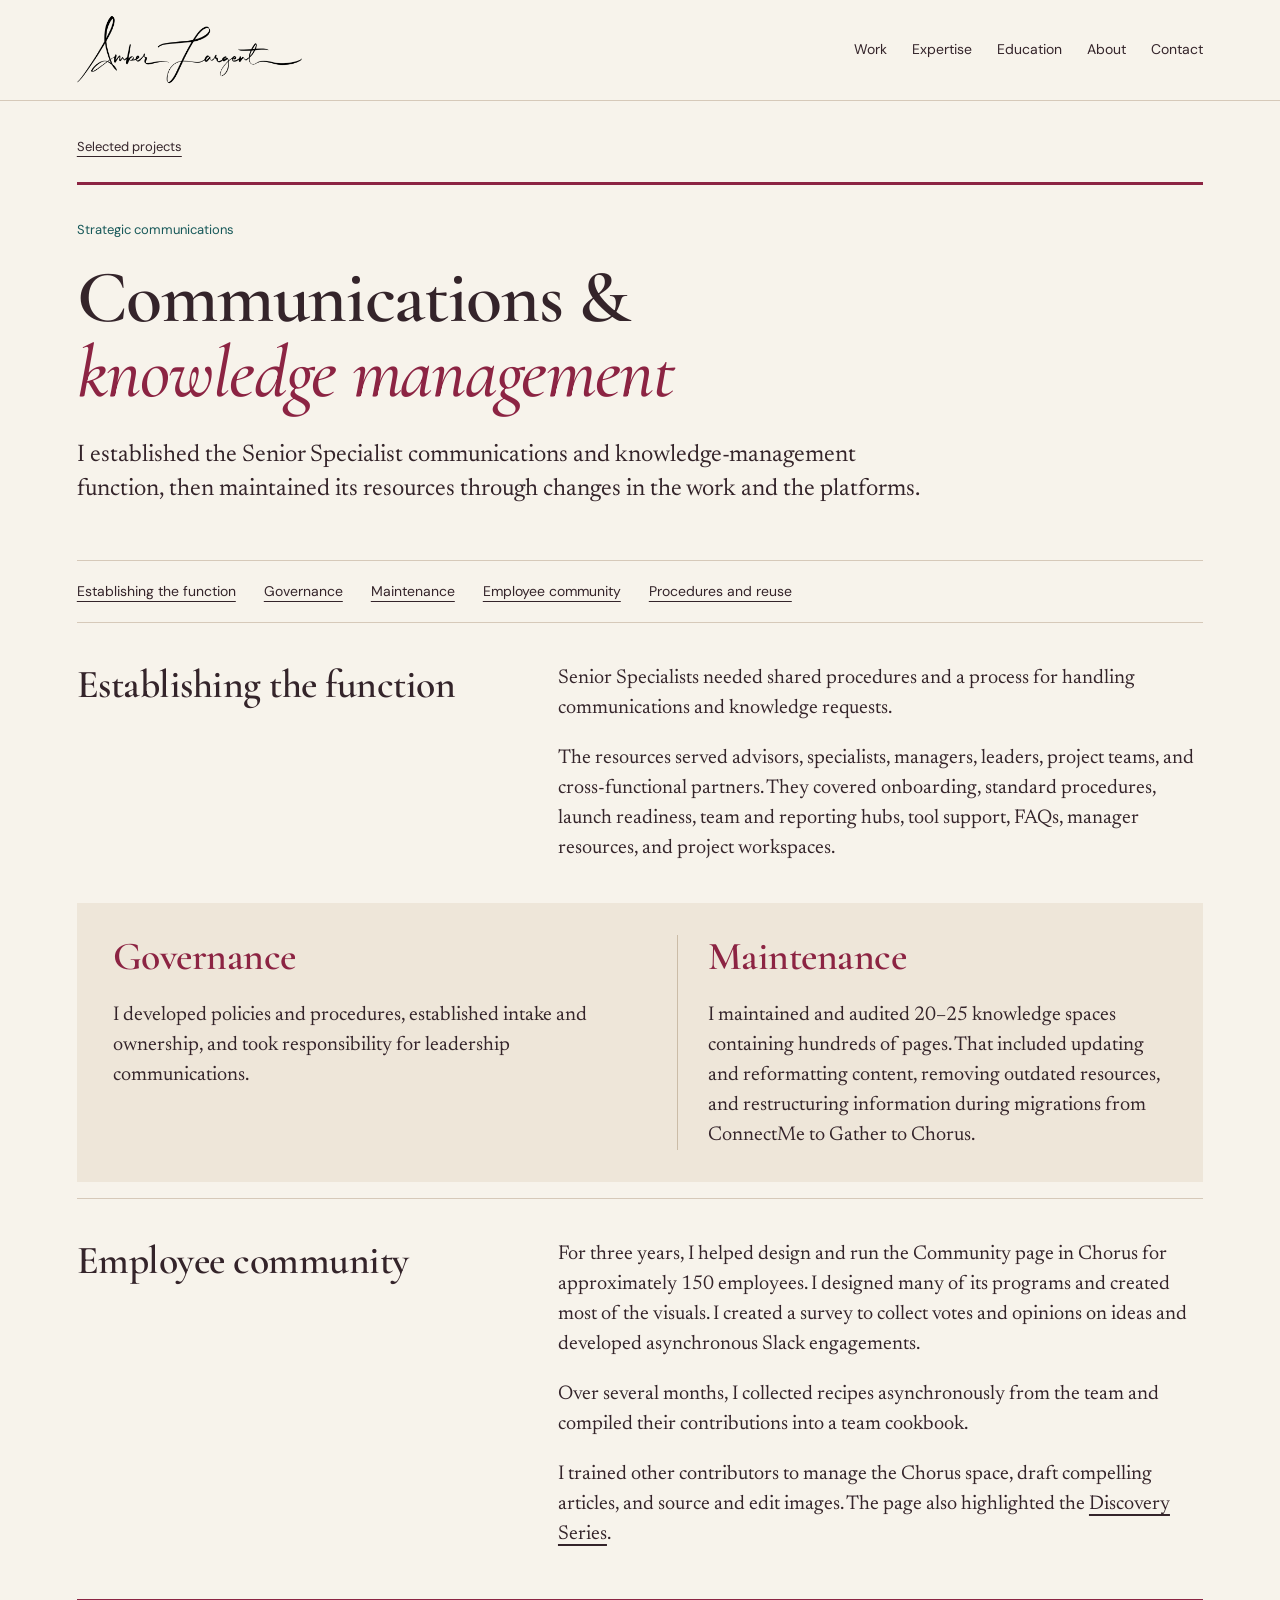
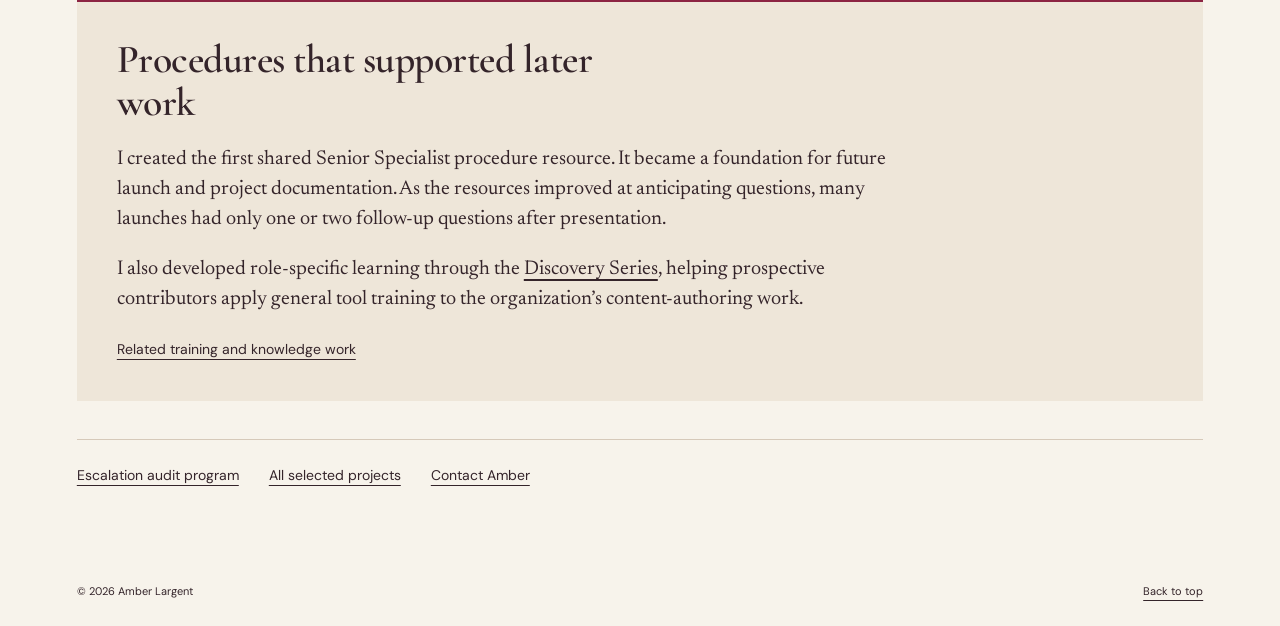
<file: communications-knowledge.html>
<!doctype html><html lang="en"><head><meta charset="utf-8"><meta name="viewport" content="width=device-width,initial-scale=1"><title>Project moved | Amber Largent</title><link rel="canonical" href="https://amberlargent.me/communications.html"><meta http-equiv="refresh" content="0;url=communications.html"><script>location.replace("communications.html"+location.search+location.hash);</script></head><body><p>This project has moved. <a href="communications.html">Read the updated project</a>.</p></body></html>
</file>
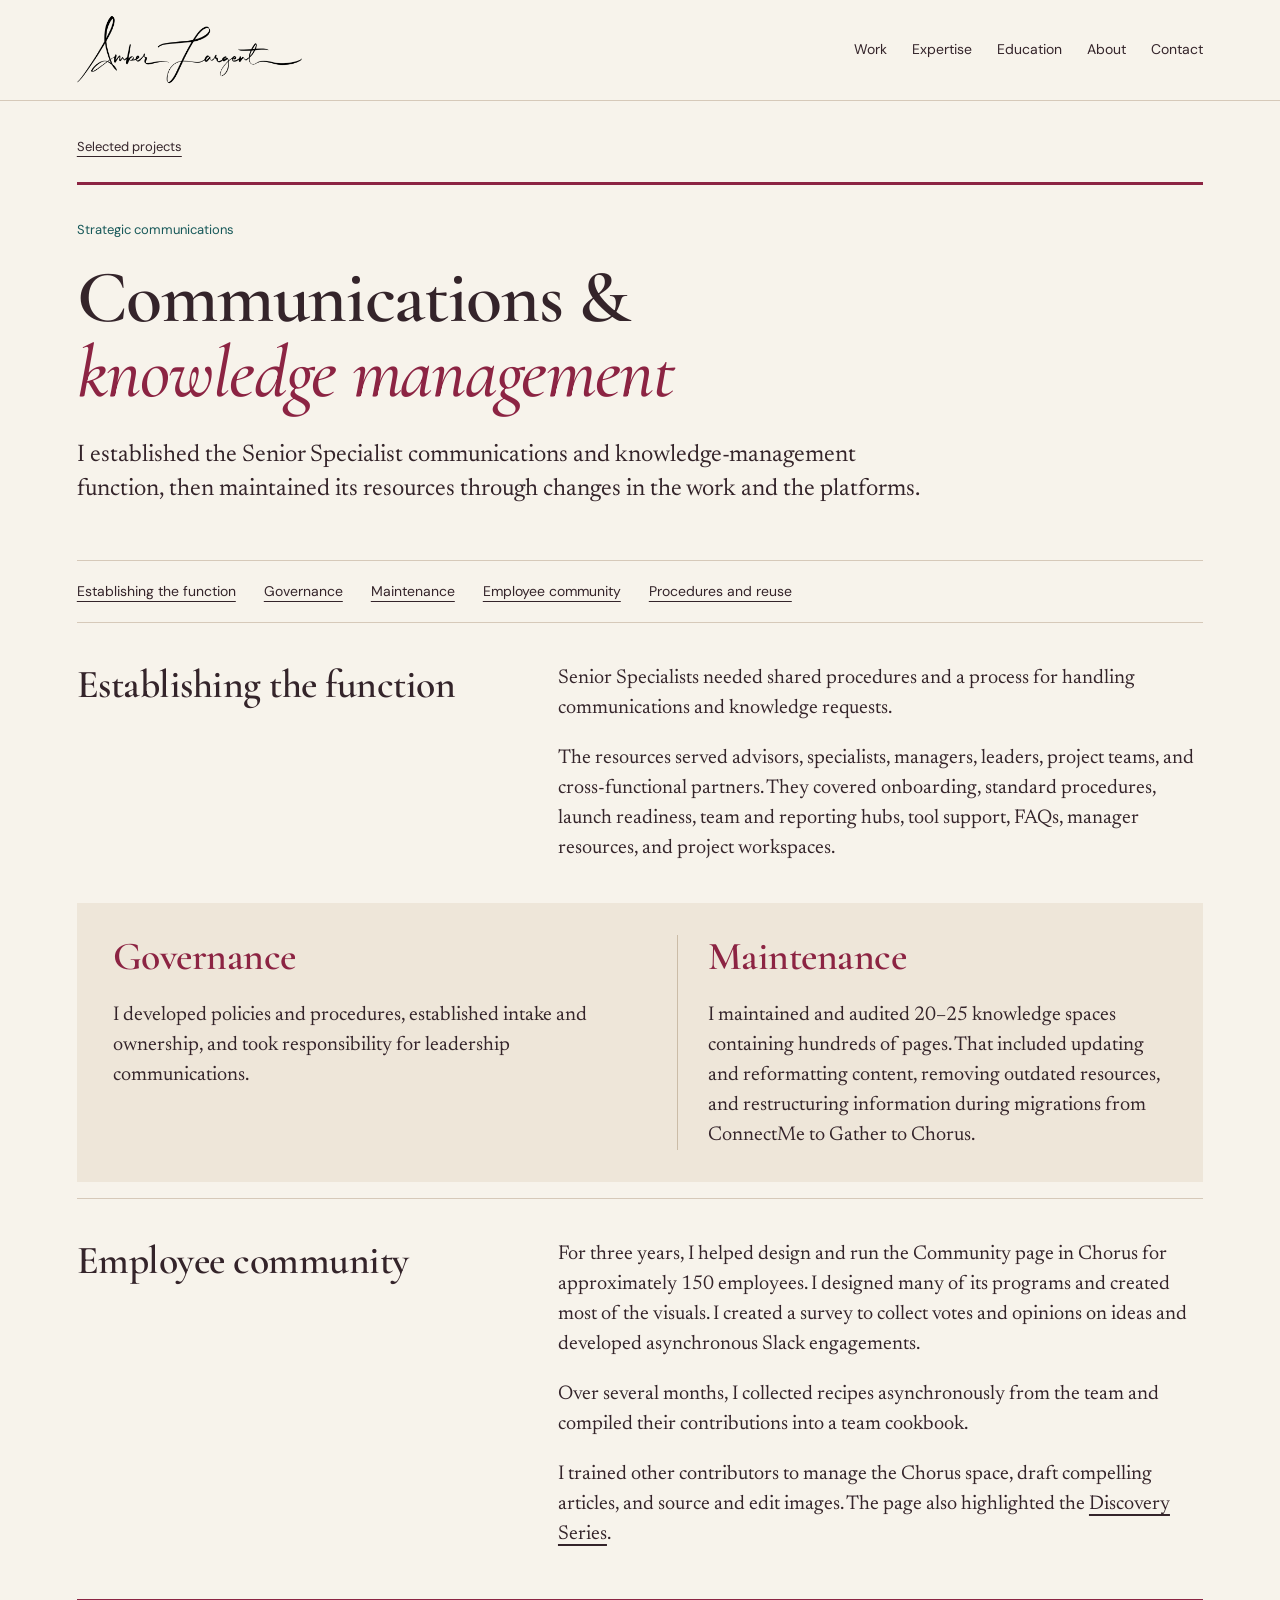
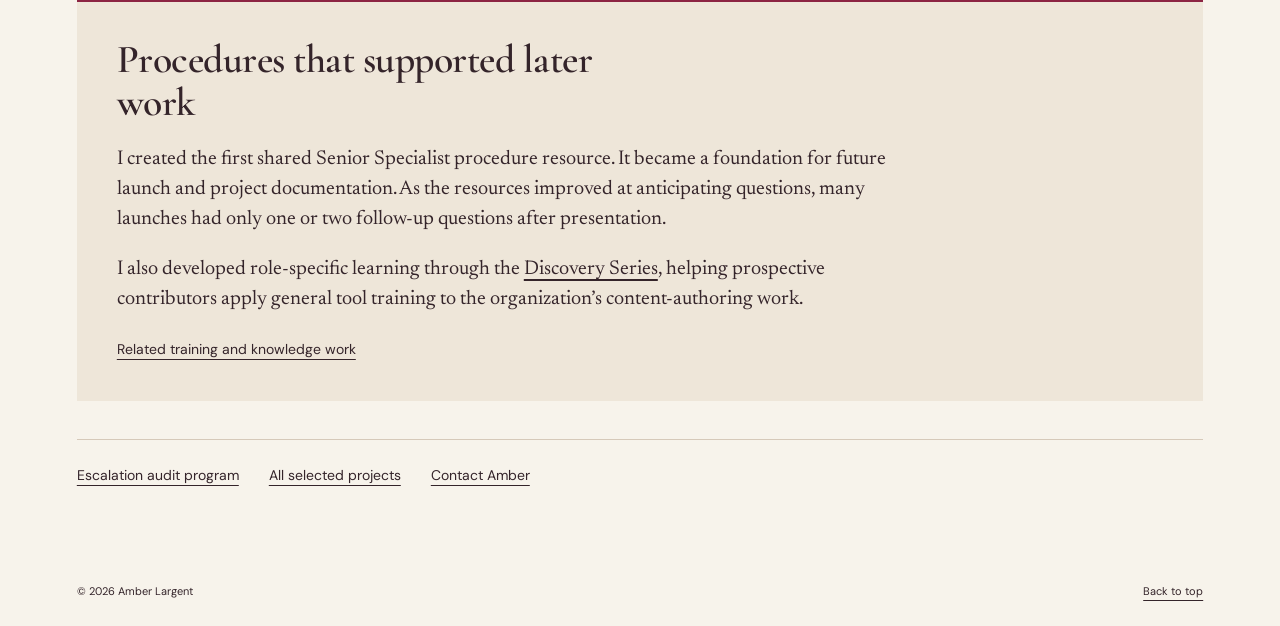
<file: communications.html>
<!doctype html><html lang="en"><head><meta charset="utf-8"><meta name="viewport" content="width=device-width, initial-scale=1"><meta name="description" content="Establishing a communications and knowledge-management function, with ongoing governance, maintenance, and contributor development."><title>Communications and knowledge management | Amber Largent</title><link rel="stylesheet" href="assets/editorial.css"><link rel="stylesheet" href="assets/story-editorial.css"><link rel="stylesheet" href="assets/editorial-refinement.css"><link rel="canonical" href="https://amberlargent.me/communications.html"><meta property="og:type" content="website"><meta property="og:title" content="Communications and knowledge management | Amber Largent"><meta property="og:description" content="Establishing a communications and knowledge-management function, with ongoing governance, maintenance, and contributor development."><meta property="og:url" content="https://amberlargent.me/communications.html"><meta property="og:image" content="https://amberlargent.me/assets/beyond-role-collage.png"><meta property="og:image:alt" content="Amber Largent: Beyond the Role"><meta name="twitter:card" content="summary_large_image"></head><body class="editorial-story knowledge-story"><a class="skip" href="#main">Skip to content</a>
<header class="masthead"><div class="wrap nav"><a class="brand" href="index.html" aria-label="Amber Largent home"><img src="assets/signature-black.png" alt="Amber Largent signature" width="2048" height="1365"></a><nav aria-label="Main navigation"><a href="index.html#work">Work</a><a href="index.html#expertise">Expertise</a><a href="index.html#education">Education</a><a href="index.html#about">About</a><a href="index.html#contact">Contact</a></nav></div></header><main id="main" class="full-story"><a class="back" href="index.html#work">Selected projects</a><header class="case-cover"><p class="case-context">Strategic communications</p><h1>Communications &amp; <em>knowledge management</em></h1><p class="lead">I established the Senior Specialist communications and knowledge-management function, then maintained its resources through changes in the work and the platforms.</p></header><nav class="story-contents" aria-label="On this page"><a href="#starting-point">Establishing the function</a><a href="#structure">Governance</a><a href="#maintenance">Maintenance</a><a href="#community">Employee community</a><a href="#outcome">Procedures and reuse</a></nav>
<section id="starting-point" class="story-spread"><div><h2>Establishing the function</h2></div><div><p id="visible">Senior Specialists needed shared procedures and a process for handling communications and knowledge requests.</p><p id="people">The resources served advisors, specialists, managers, leaders, project teams, and cross-functional partners. They covered onboarding, standard procedures, launch readiness, team and reporting hubs, tool support, FAQs, manager resources, and project workspaces.</p></div></section>
<section class="knowledge-spread"><div id="structure"><h2>Governance</h2><p>I developed policies and procedures, established intake and ownership, and took responsibility for leadership communications.</p></div><div id="maintenance"><h2>Maintenance</h2><p>I maintained and audited 20–25 knowledge spaces containing hundreds of pages. That included updating and reformatting content, removing outdated resources, and restructuring information during migrations from ConnectMe to Gather to Chorus.</p></div></section>
<section id="community" class="story-spread"><div><h2>Employee community</h2></div><div><p>For three years, I helped design and run the Community page in Chorus for approximately 150 employees. I designed many of its programs and created most of the visuals. I created a survey to collect votes and opinions on ideas and developed asynchronous Slack engagements.</p><p>Over several months, I collected recipes asynchronously from the team and compiled their contributions into a team cookbook.</p><p>I trained other contributors to manage the Chorus space, draft compelling articles, and source and edit images. The page also highlighted the <a href="tool-adoption.html">Discovery Series</a>.</p></div></section>
<section id="outcome" class="result-feature"><h2>Procedures that supported later work</h2><p id="learning">I created the first shared Senior Specialist procedure resource. It became a foundation for future launch and project documentation. As the resources improved at anticipating questions, many launches had only one or two follow-up questions after presentation.</p><p>I also developed role-specific learning through the <a href="tool-adoption.html">Discovery Series</a>, helping prospective contributors apply general tool training to the organization’s content-authoring work.</p><a href="experience.html#knowledge">Related training and knowledge work</a></section>
<nav class="story-end" aria-label="More portfolio work"><a href="sonar-audit.html">Escalation audit program</a><a href="index.html#work">All selected projects</a><a href="index.html#contact">Contact Amber</a></nav></main><footer><div class="wrap"><span>© 2026 Amber Largent</span><a href="#main">Back to top</a></div></footer></body></html>
</file>
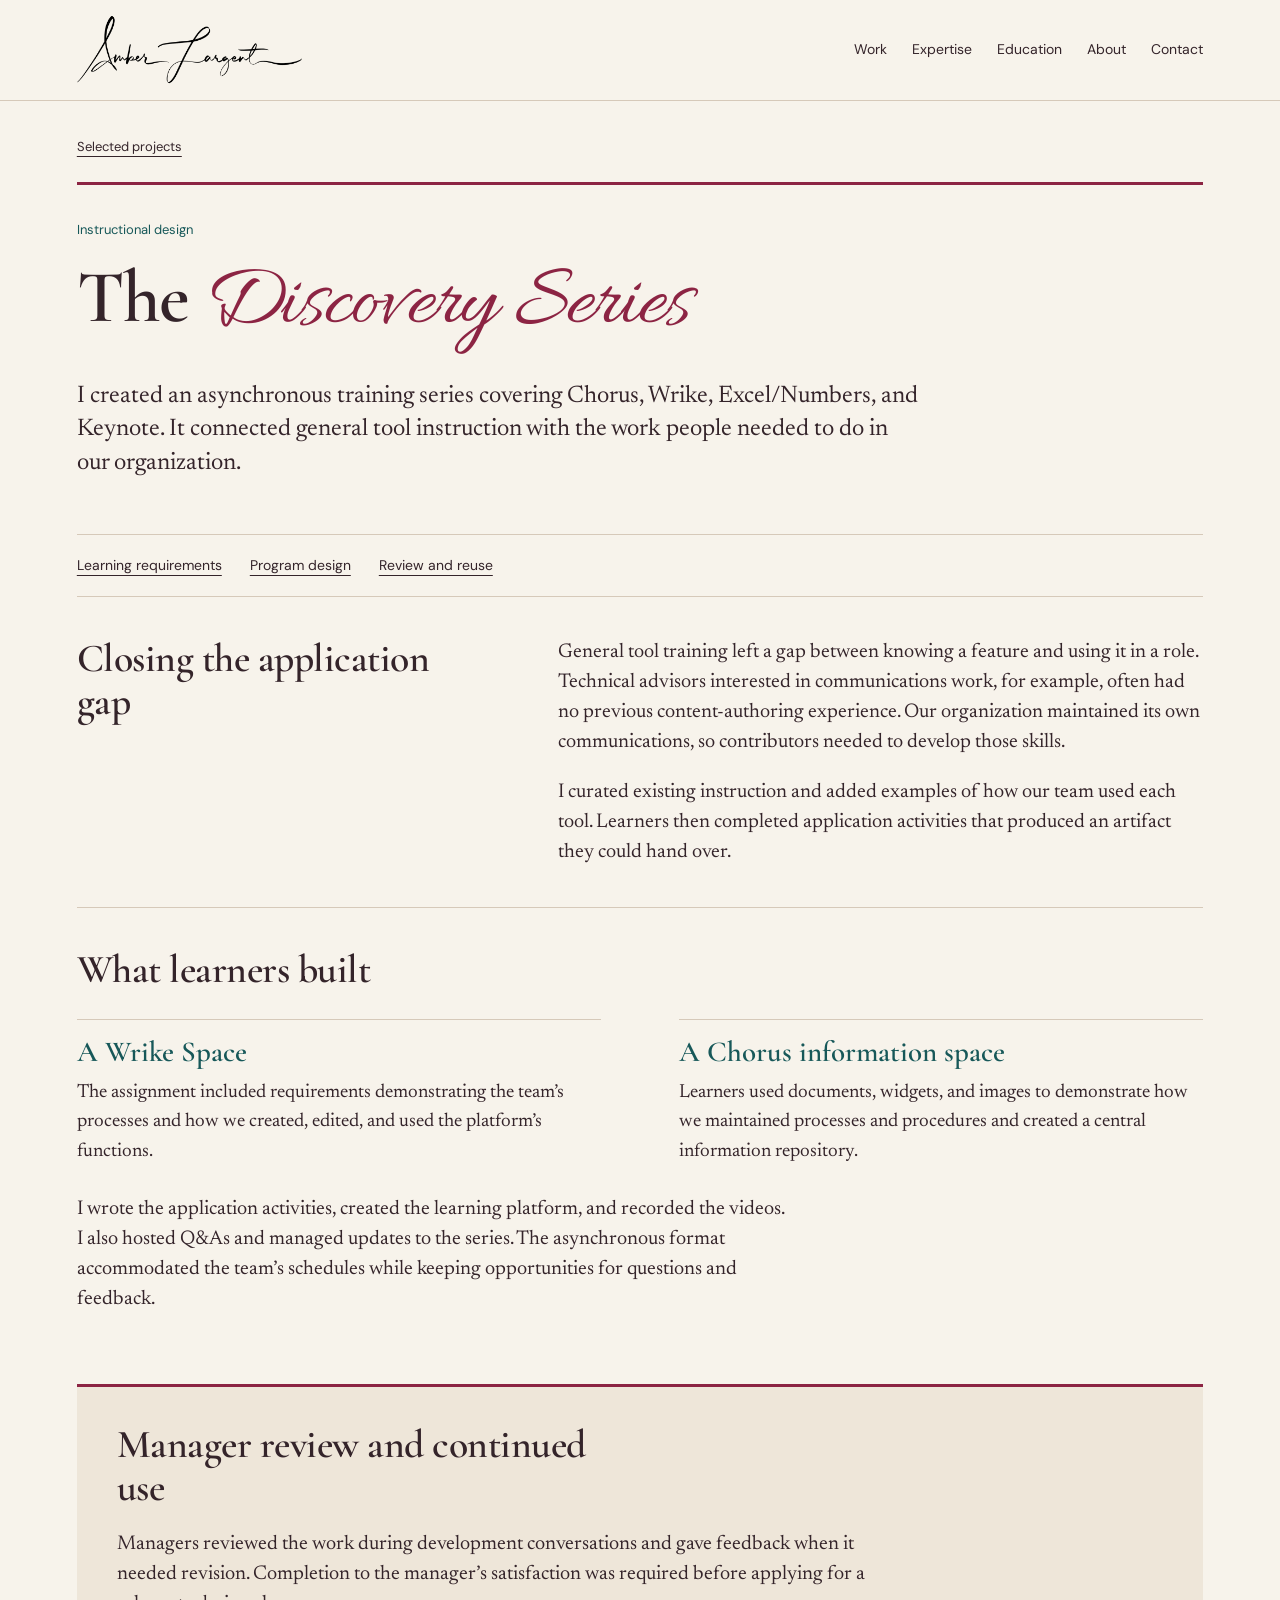
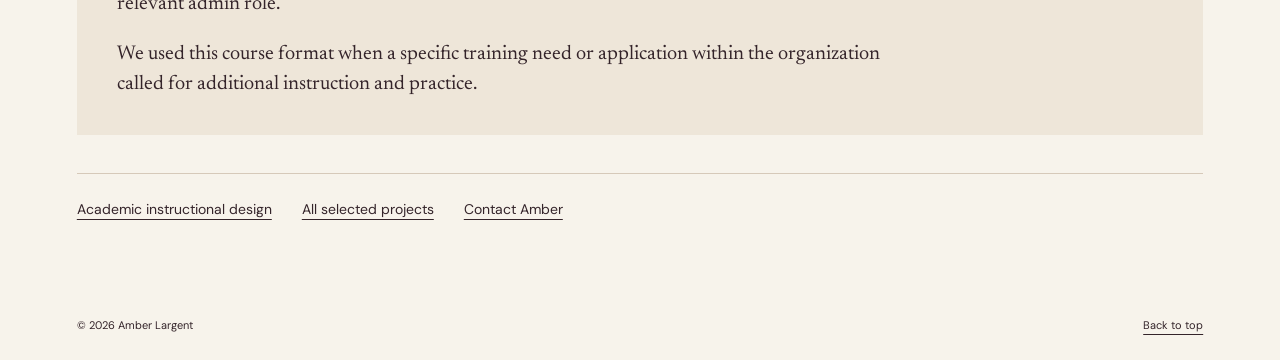
<file: discovery-series.html>
<!doctype html><html lang="en"><head><meta charset="utf-8"><meta name="viewport" content="width=device-width,initial-scale=1"><title>Project moved | Amber Largent</title><link rel="canonical" href="https://amberlargent.me/tool-adoption.html"><meta http-equiv="refresh" content="0;url=tool-adoption.html"><script>location.replace("tool-adoption.html"+location.search+location.hash);</script></head><body><p>This project has moved. <a href="tool-adoption.html">Read the updated project</a>.</p></body></html>
</file>
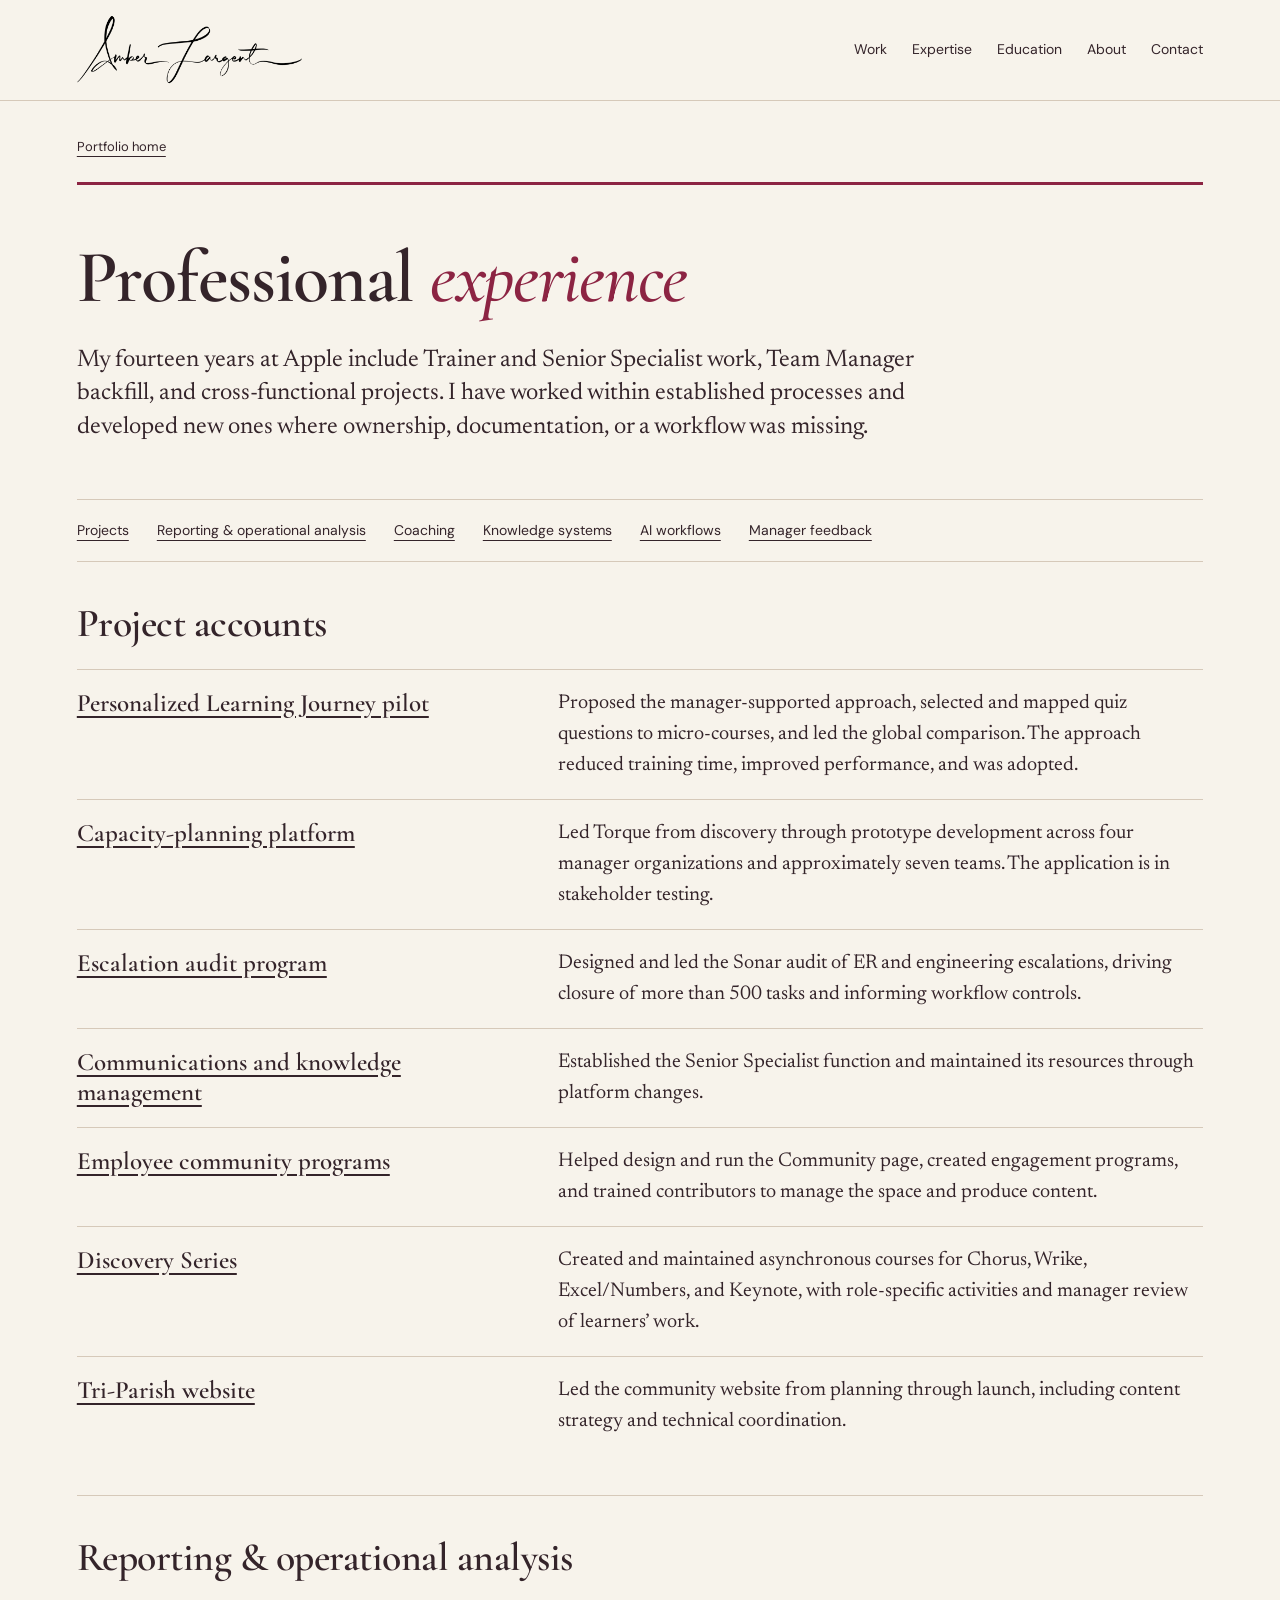
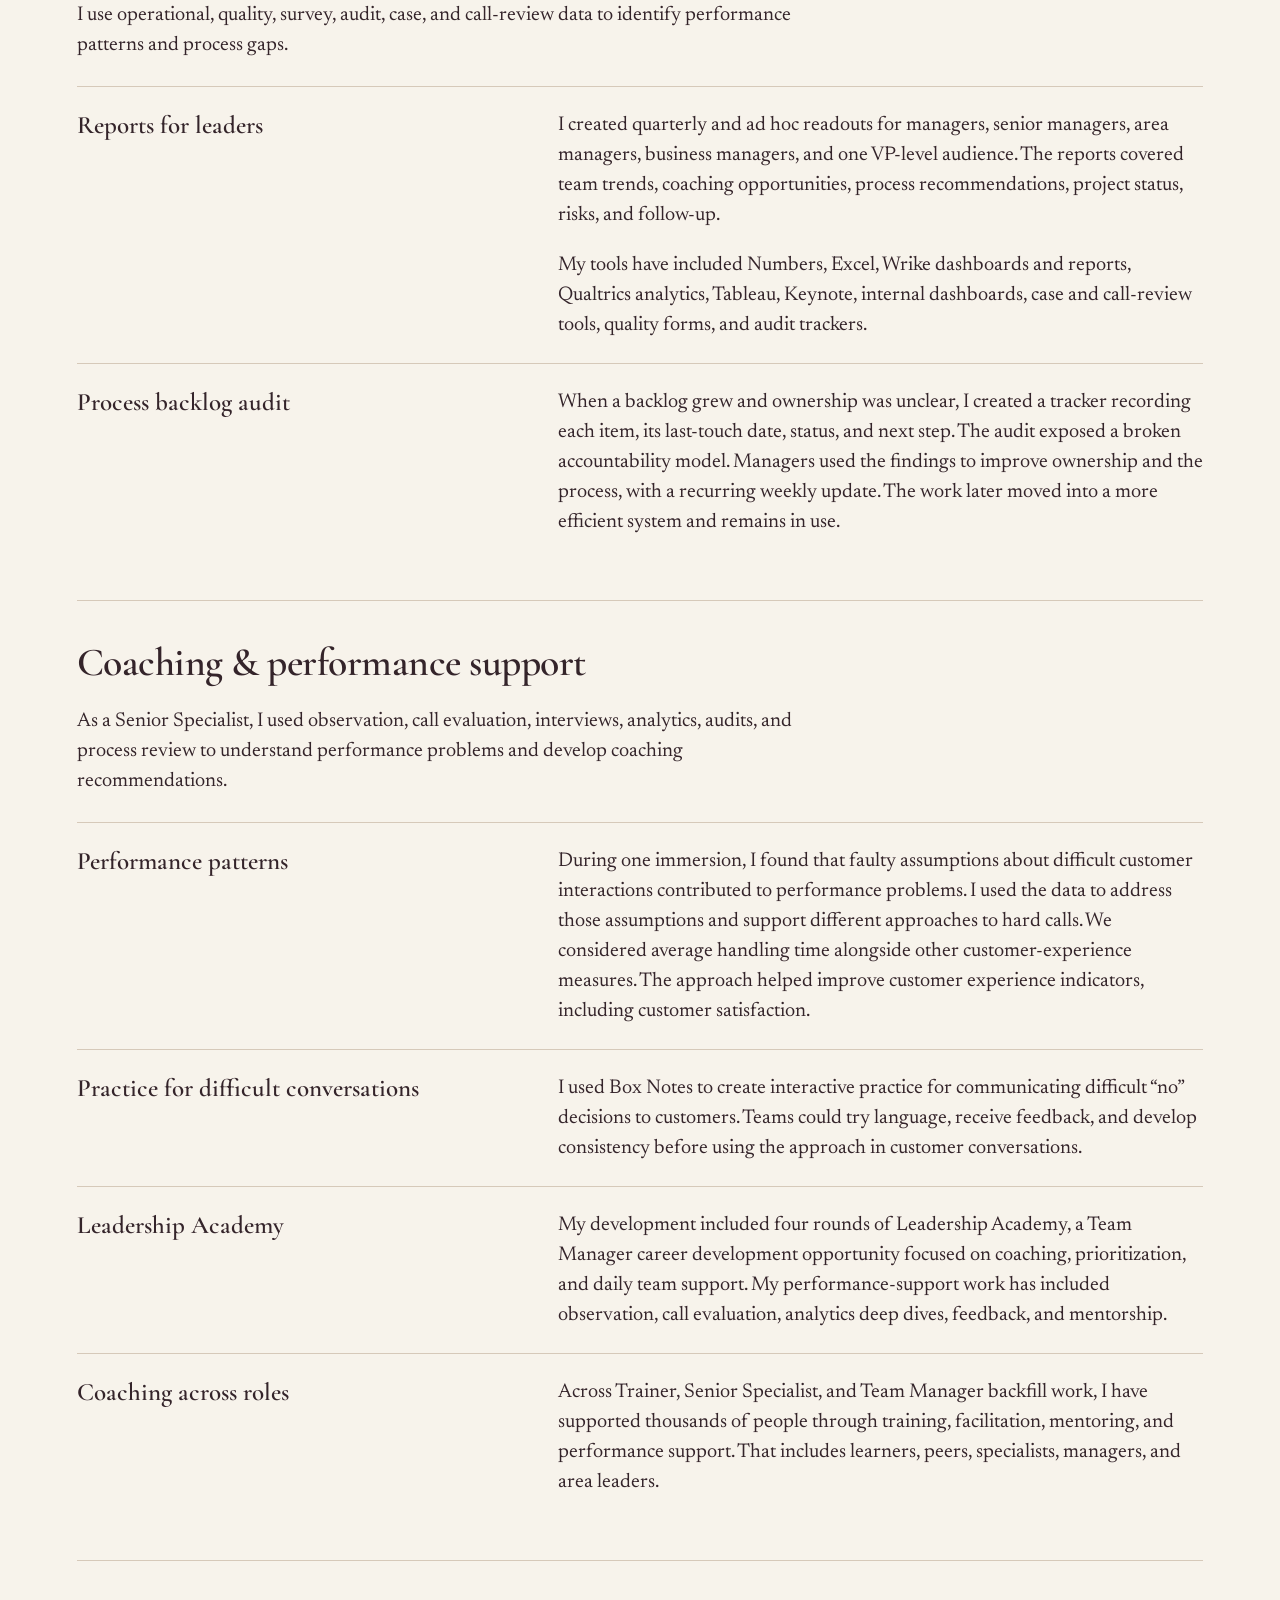
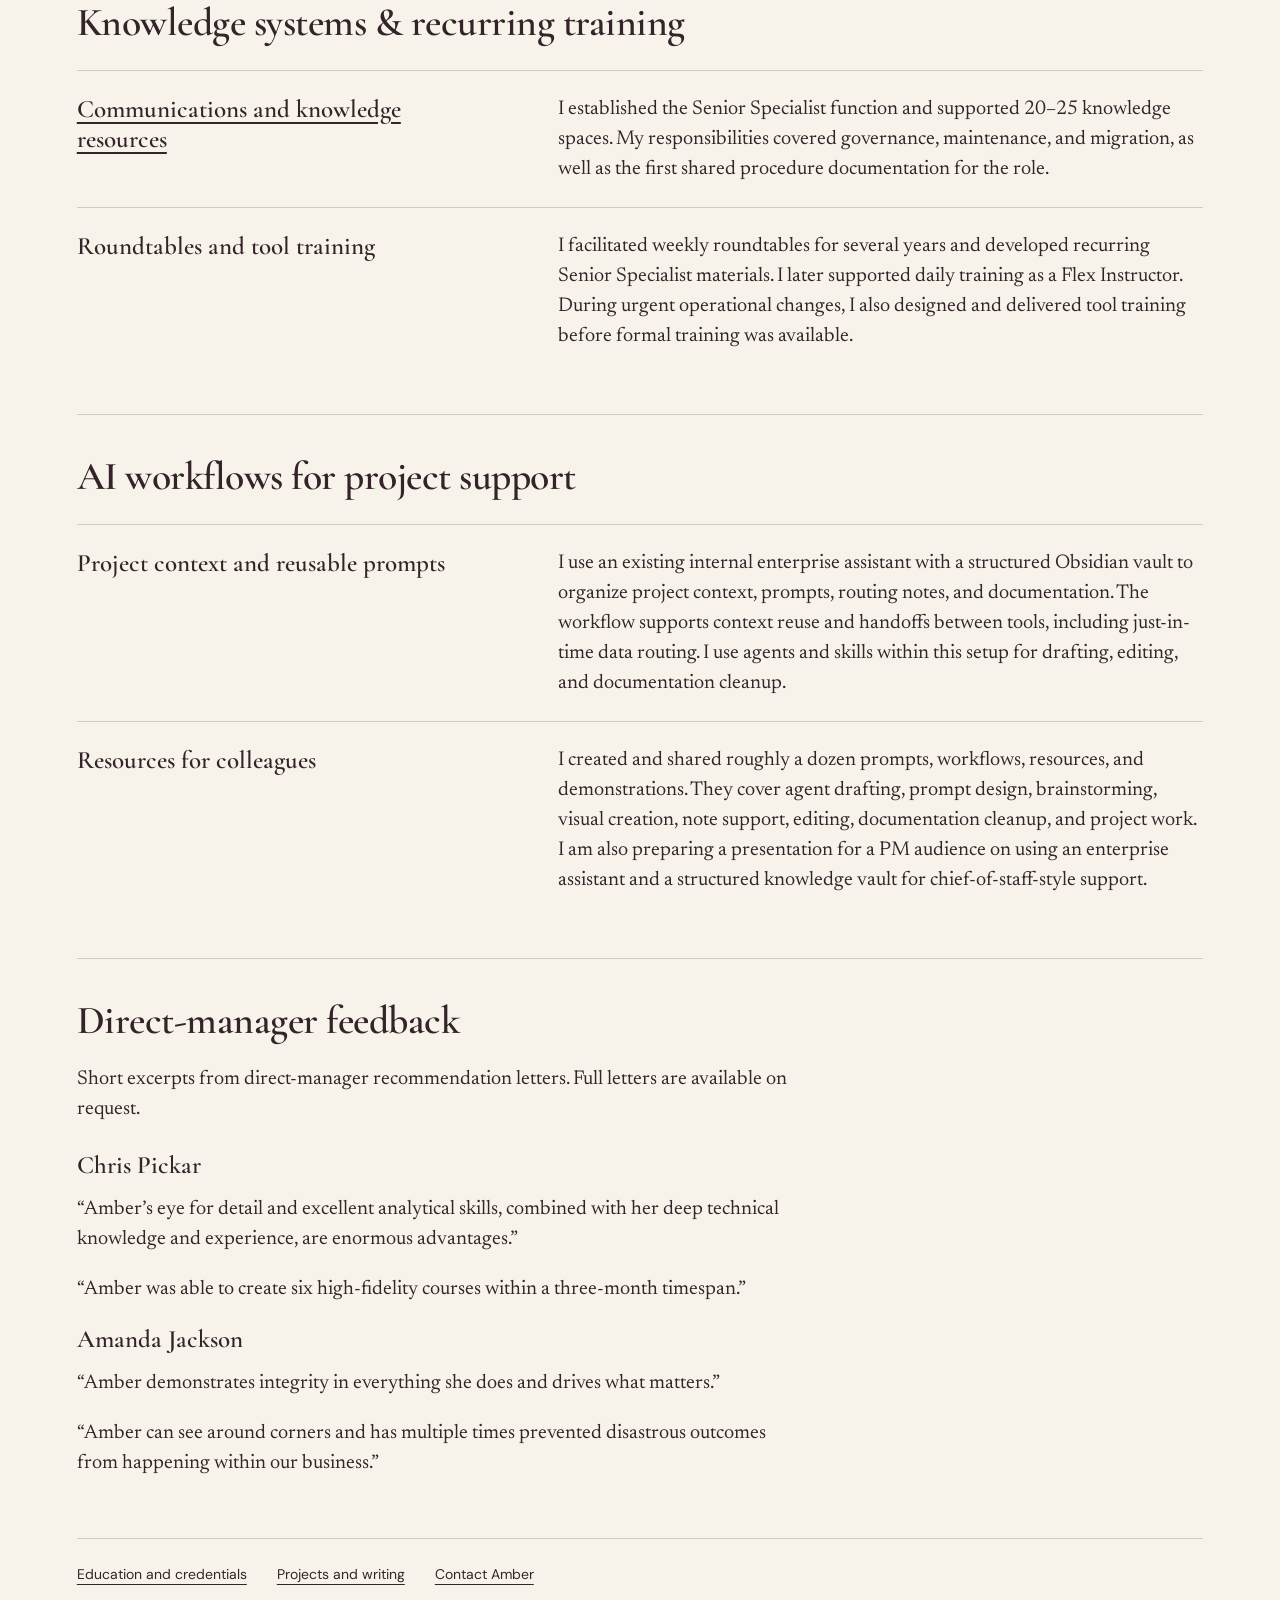
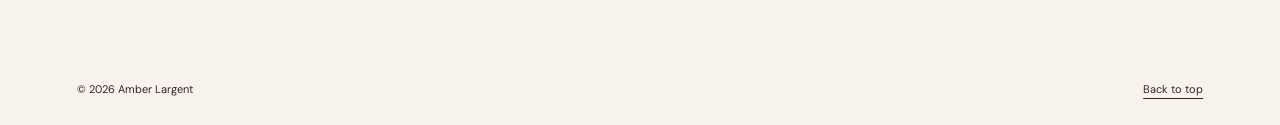
<file: experience.html>
<!doctype html><html lang="en"><head><meta charset="utf-8"><meta name="viewport" content="width=device-width, initial-scale=1"><meta name="description" content="Amber Largent’s professional experience in project delivery, operational analysis, coaching, knowledge systems, and AI-assisted workflows."><title>Professional experience | Amber Largent</title><link rel="stylesheet" href="assets/editorial.css"><link rel="stylesheet" href="assets/story-editorial.css"><link rel="stylesheet" href="assets/editorial-refinement.css"><link rel="canonical" href="https://amberlargent.me/experience.html"><meta property="og:type" content="website"><meta property="og:title" content="Professional experience | Amber Largent"><meta property="og:description" content="Amber Largent’s professional experience in project delivery, operational analysis, coaching, knowledge systems, and AI-assisted workflows."><meta property="og:url" content="https://amberlargent.me/experience.html"><meta property="og:image" content="https://amberlargent.me/assets/beyond-role-collage.png"><meta property="og:image:alt" content="Amber Largent: Beyond the Role"><meta name="twitter:card" content="summary_large_image"></head><body class="editorial-story experience-story"><a class="skip" href="#main">Skip to content</a>
<header class="masthead"><div class="wrap nav"><a class="brand" href="index.html" aria-label="Amber Largent home"><img src="assets/signature-black.png" alt="Amber Largent signature" width="2048" height="1365"></a><nav aria-label="Main navigation"><a href="index.html#work">Work</a><a href="index.html#expertise">Expertise</a><a href="index.html#education">Education</a><a href="index.html#about">About</a><a href="index.html#contact">Contact</a></nav></div></header><main id="main" class="full-story"><a class="back" href="index.html">Portfolio home</a><header class="case-cover"><h1>Professional <em>experience</em></h1><p class="lead" id="adaptability">My fourteen years at Apple include Trainer and Senior Specialist work, Team Manager backfill, and cross-functional projects. I have worked within established processes and developed new ones where ownership, documentation, or a workflow was missing.</p></header>
<nav class="story-contents" aria-label="On this page"><a href="#project-process">Projects</a><a href="#reporting">Reporting &amp; operational analysis</a><a href="#coaching">Coaching</a><a href="#knowledge">Knowledge systems</a><a href="#ai">AI workflows</a><a href="#recommendations">Manager feedback</a></nav>
<section id="project-process"><h2 id="proof-snapshot">Project accounts</h2><dl class="experience-projects">
<div><dt><a href="automation-and-judgment.html">Personalized Learning Journey pilot</a></dt><dd>Proposed the manager-supported approach, selected and mapped quiz questions to micro-courses, and led the global comparison. The approach reduced training time, improved performance, and was adopted.</dd></div>
<div><dt><a href="capacity-planning.html">Capacity-planning platform</a></dt><dd>Led Torque from discovery through prototype development across four manager organizations and approximately seven teams. The application is in stakeholder testing.</dd></div>
<div><dt><a href="sonar-audit.html">Escalation audit program</a></dt><dd>Designed and led the Sonar audit of ER and engineering escalations, driving closure of more than 500 tasks and informing workflow controls.</dd></div>
<div><dt><a href="communications.html">Communications and knowledge management</a></dt><dd>Established the Senior Specialist function and maintained its resources through platform changes.</dd></div>
<div><dt><a href="communications.html#community">Employee community programs</a></dt><dd>Helped design and run the Community page, created engagement programs, and trained contributors to manage the space and produce content.</dd></div>
<div><dt><a href="tool-adoption.html">Discovery Series</a></dt><dd>Created and maintained asynchronous courses for Chorus, Wrike, Excel/Numbers, and Keynote, with role-specific activities and manager review of learners’ work.</dd></div>
<div><dt><a href="triparish.html">Tri-Parish website</a></dt><dd>Led the community website from planning through launch, including content strategy and technical coordination.</dd></div>
</dl></section>
<section id="reporting"><h2>Reporting &amp; operational analysis</h2><p>I use operational, quality, survey, audit, case, and call-review data to identify performance patterns and process gaps.</p><div class="experience-details">
<article><h3>Reports for leaders</h3><p>I created quarterly and ad hoc readouts for managers, senior managers, area managers, business managers, and one VP-level audience. The reports covered team trends, coaching opportunities, process recommendations, project status, risks, and follow-up.</p><p>My tools have included Numbers, Excel, Wrike dashboards and reports, Qualtrics analytics, Tableau, Keynote, internal dashboards, case and call-review tools, quality forms, and audit trackers.</p></article>
<article><h3>Process backlog audit</h3><p>When a backlog grew and ownership was unclear, I created a tracker recording each item, its last-touch date, status, and next step. The audit exposed a broken accountability model. Managers used the findings to improve ownership and the process, with a recurring weekly update. The work later moved into a more efficient system and remains in use.</p></article>
</div></section>
<section id="coaching"><h2>Coaching &amp; performance support</h2><p>As a Senior Specialist, I used observation, call evaluation, interviews, analytics, audits, and process review to understand performance problems and develop coaching recommendations.</p><div class="experience-details">
<article><h3>Performance patterns</h3><p>During one immersion, I found that faulty assumptions about difficult customer interactions contributed to performance problems. I used the data to address those assumptions and support different approaches to hard calls. We considered average handling time alongside other customer-experience measures. The approach helped improve customer experience indicators, including customer satisfaction.</p></article>
<article><h3>Practice for difficult conversations</h3><p>I used Box Notes to create interactive practice for communicating difficult “no” decisions to customers. Teams could try language, receive feedback, and develop consistency before using the approach in customer conversations.</p></article>
<article><h3>Leadership Academy</h3><p>My development included four rounds of Leadership Academy, a Team Manager career development opportunity focused on coaching, prioritization, and daily team support. My performance-support work has included observation, call evaluation, analytics deep dives, feedback, and mentorship.</p></article>
<article><h3>Coaching across roles</h3><p>Across Trainer, Senior Specialist, and Team Manager backfill work, I have supported thousands of people through training, facilitation, mentoring, and performance support. That includes learners, peers, specialists, managers, and area leaders.</p></article>
</div></section>
<section id="knowledge"><h2>Knowledge systems &amp; recurring training</h2><div class="experience-details">
<article><h3><a href="communications.html">Communications and knowledge resources</a></h3><p>I established the Senior Specialist function and supported 20–25 knowledge spaces. My responsibilities covered governance, maintenance, and migration, as well as the first shared procedure documentation for the role.</p></article>
<article><h3>Roundtables and tool training</h3><p>I facilitated weekly roundtables for several years and developed recurring Senior Specialist materials. I later supported daily training as a Flex Instructor. During urgent operational changes, I also designed and delivered tool training before formal training was available.</p></article>
</div></section>
<section id="ai"><h2>AI workflows for project support</h2><div class="experience-details">
<article><h3>Project context and reusable prompts</h3><p>I use an existing internal enterprise assistant with a structured Obsidian vault to organize project context, prompts, routing notes, and documentation. The workflow supports context reuse and handoffs between tools, including just-in-time data routing. I use agents and skills within this setup for drafting, editing, and documentation cleanup.</p></article>
<article><h3>Resources for colleagues</h3><p>I created and shared roughly a dozen prompts, workflows, resources, and demonstrations. They cover agent drafting, prompt design, brainstorming, visual creation, note support, editing, documentation cleanup, and project work. I am also preparing a presentation for a PM audience on using an enterprise assistant and a structured knowledge vault for chief-of-staff-style support.</p></article>
</div></section>
<section id="recommendations">
      <h2>Direct-manager feedback</h2>
      <p class="section-intro">
        Short excerpts from direct-manager recommendation letters. Full letters are available on request.
      </p>

      <div class="grid-2">
        <div class="card neutral-card">
          <h3>Chris Pickar</h3>
          <p>“Amber’s eye for detail and excellent analytical skills, combined with her deep technical knowledge and experience, are enormous advantages.”</p>
          <p>“Amber was able to create six high-fidelity courses within a three-month timespan.”</p>
        </div>

        <div class="card pm-card">
          <h3>Amanda Jackson</h3>
          <p>“Amber demonstrates integrity in everything she does and drives what matters.”</p>
          <p>“Amber can see around corners and has multiple times prevented disastrous outcomes from happening within our business.”</p>
        </div>
      </div>
    </section><nav class="story-end" id="learning-credentials" aria-label="Related pages"><a href="learning.html">Education and credentials</a><a href="samples.html">Projects and writing</a><a href="index.html#contact">Contact Amber</a></nav></main><footer><div class="wrap"><span>© 2026 Amber Largent</span><a href="#main">Back to top</a></div></footer></body></html>
</file>
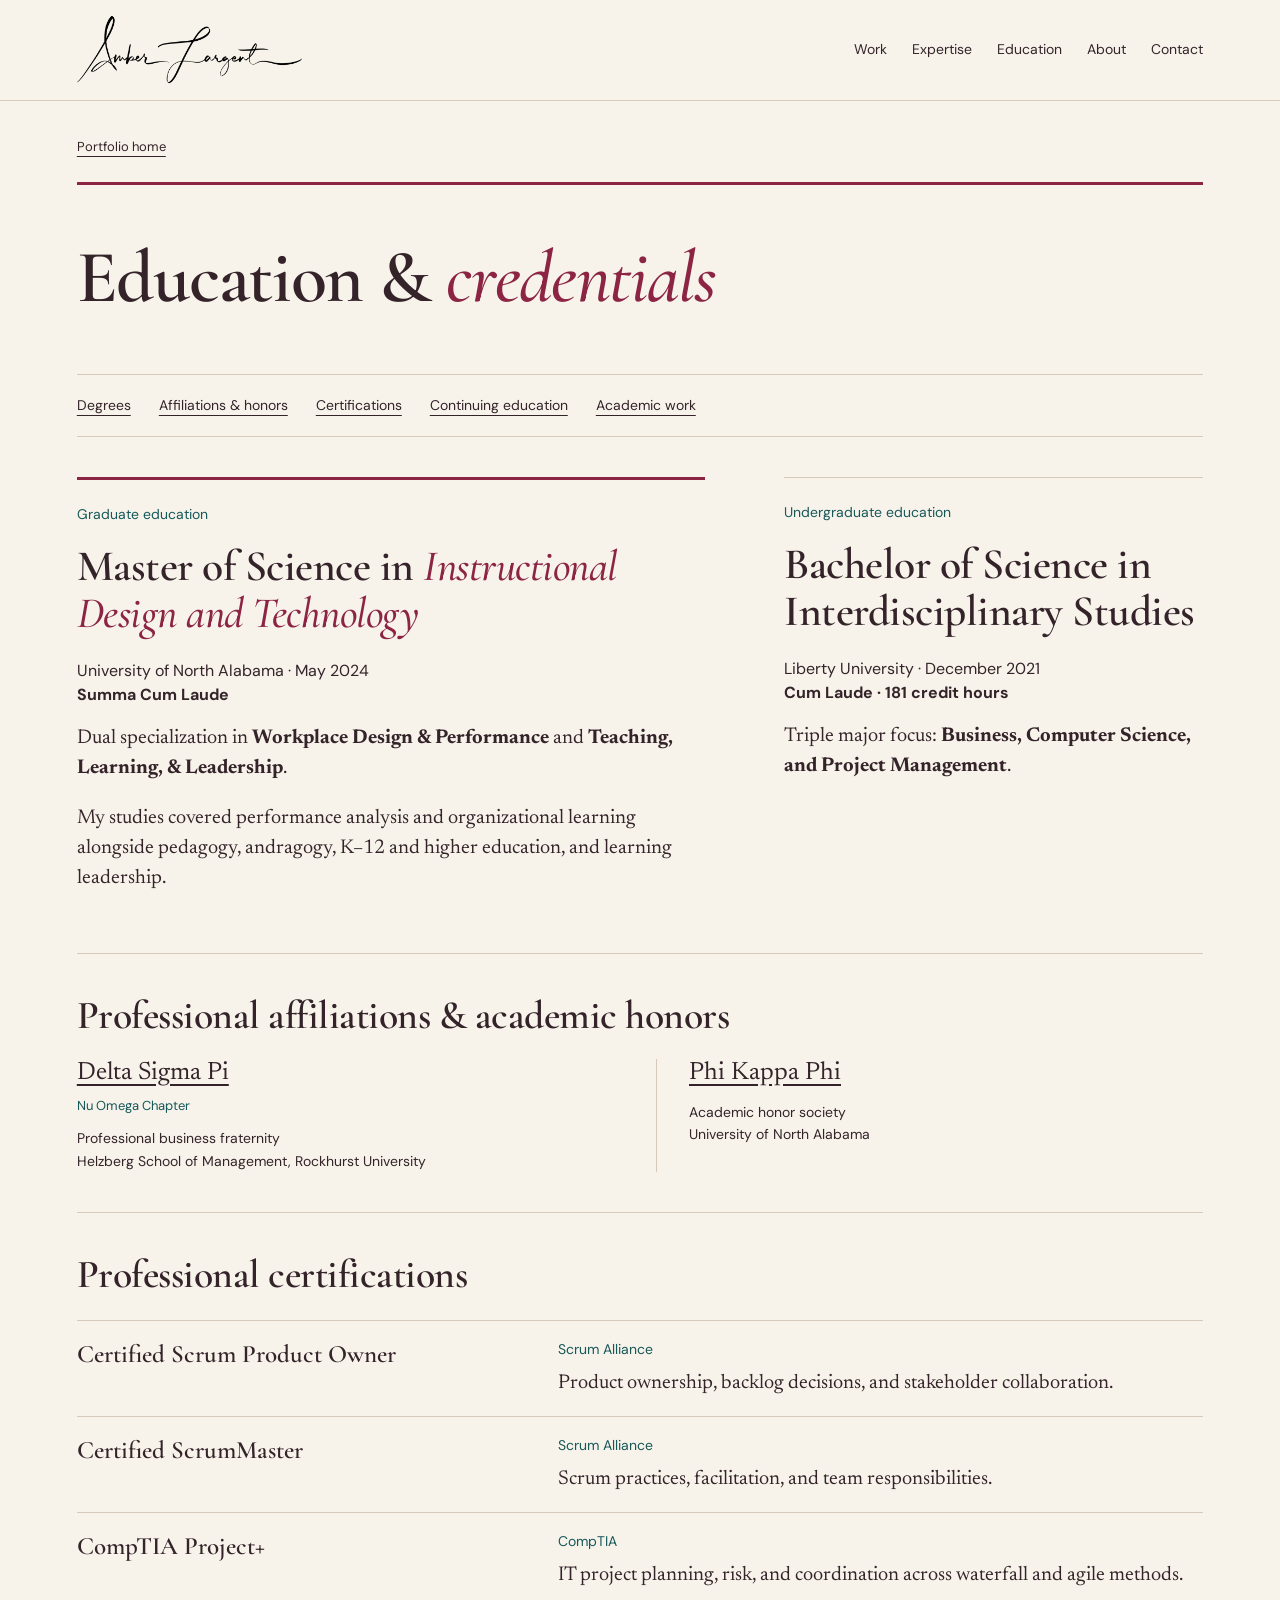
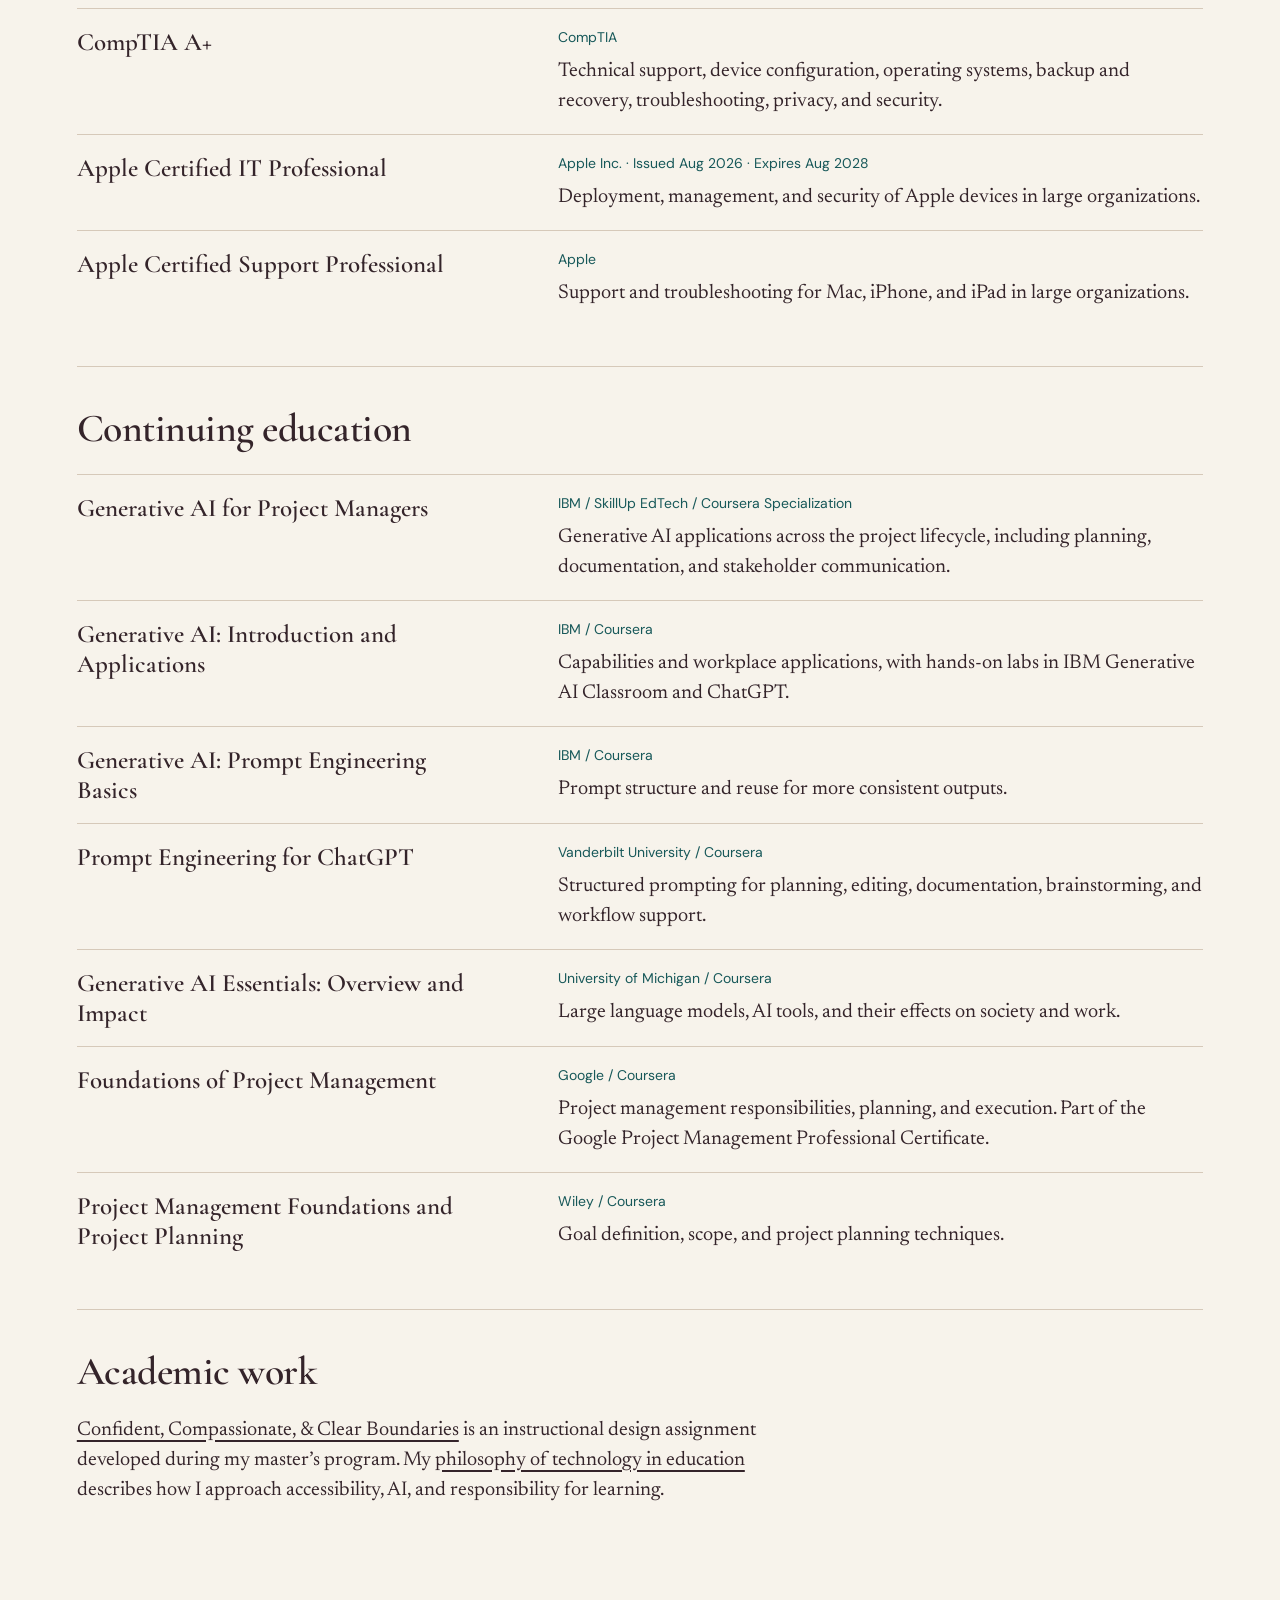
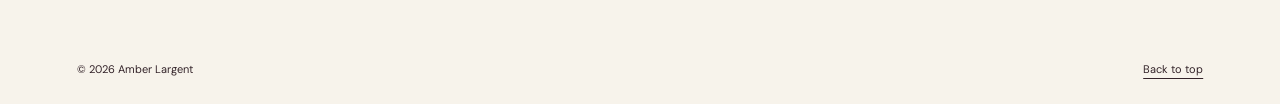
<file: learning.html>
<!doctype html><html lang="en"><head><meta charset="utf-8"><meta name="viewport" content="width=device-width, initial-scale=1"><meta name="description" content="Graduate and undergraduate education, professional certifications, affiliations, and continuing study supporting Amber Largent’s work."><title>Education and credentials | Amber Largent</title><link rel="stylesheet" href="assets/editorial.css"><link rel="stylesheet" href="assets/story-editorial.css"><link rel="stylesheet" href="assets/editorial-refinement.css"><link rel="canonical" href="https://amberlargent.me/learning.html"><meta property="og:type" content="website"><meta property="og:title" content="Education and credentials | Amber Largent"><meta property="og:description" content="Graduate and undergraduate education, professional certifications, affiliations, and continuing study supporting Amber Largent’s work."><meta property="og:url" content="https://amberlargent.me/learning.html"><meta property="og:image" content="https://amberlargent.me/assets/beyond-role-collage.png"><meta property="og:image:alt" content="Amber Largent: Beyond the Role"><meta name="twitter:card" content="summary_large_image"></head><body class="editorial-story credentials-story"><a class="skip" href="#main">Skip to content</a>
<header class="masthead"><div class="wrap nav"><a class="brand" href="index.html" aria-label="Amber Largent home"><img src="assets/signature-black.png" alt="Amber Largent signature" width="2048" height="1365"></a><nav aria-label="Main navigation"><a href="index.html#work">Work</a><a href="index.html#expertise">Expertise</a><a href="index.html#education">Education</a><a href="index.html#about">About</a><a href="index.html#contact">Contact</a></nav></div></header><main id="main" class="full-story"><a class="back" href="index.html">Portfolio home</a><header class="case-cover"><h1>Education &amp; <em>credentials</em></h1></header><nav class="story-contents" aria-label="On this page"><a href="#education">Degrees</a><a href="#affiliations">Affiliations & honors</a><a href="#certifications">Certifications</a><a href="#continuing-education">Continuing education</a><a href="#note">Academic work</a></nav>
<section id="education" class="education-record"><article><p class="degree-level">Graduate education</p><h2>Master of Science in <em>Instructional Design and Technology</em></h2><p class="degree-school">University of North Alabama · May 2024<br><strong>Summa Cum Laude</strong></p><p>Dual specialization in <strong>Workplace Design &amp; Performance</strong> and <strong>Teaching, Learning, &amp; Leadership</strong>.</p><p>My studies covered performance analysis and organizational learning alongside pedagogy, andragogy, K–12 and higher education, and learning leadership.</p></article><article><p class="degree-level">Undergraduate education</p><h2>Bachelor of Science in Interdisciplinary Studies</h2><p class="degree-school">Liberty University · December 2021<br><strong>Cum Laude · 181 credit hours</strong></p><p>Triple major focus: <strong>Business, Computer Science, and Project Management</strong>.</p></article></section>
<section id="affiliations"><h2>Professional affiliations &amp; academic honors</h2><dl class="affiliation-list"><div><dt><a href="https://www.deltasigmapi.org/chapter-locator/chapterfulldetails?cid=377" target="_blank" rel="noopener noreferrer">Delta Sigma Pi</a><span>Nu Omega Chapter</span></dt><dd>Professional business fraternity<br>Helzberg School of Management, Rockhurst University</dd></div><div><dt><a href="https://www.una.edu/phi-kappa-phi/news.html" target="_blank" rel="noopener noreferrer">Phi Kappa Phi</a></dt><dd>Academic honor society<br>University of North Alabama</dd></div></dl></section><section id="certifications"><h2>Professional certifications</h2><dl class="credential-register"><div><dt>Certified Scrum Product Owner</dt><dd><p class="meta">Scrum Alliance</p><p>Product ownership, backlog decisions, and stakeholder collaboration.</p></dd></div><div><dt>Certified ScrumMaster</dt><dd><p class="meta">Scrum Alliance</p><p>Scrum practices, facilitation, and team responsibilities.</p></dd></div><div><dt>CompTIA Project+</dt><dd><p class="meta">CompTIA</p><p>IT project planning, risk, and coordination across waterfall and agile methods.</p></dd></div><div><dt>CompTIA A+</dt><dd><p class="meta">CompTIA</p><p>Technical support, device configuration, operating systems, backup and recovery, troubleshooting, privacy, and security.</p></dd></div><div><dt>Apple Certified IT Professional</dt><dd><p class="meta">Apple Inc. · Issued Aug 2026 · Expires Aug 2028</p><p>Deployment, management, and security of Apple devices in large organizations.</p></dd></div><div><dt>Apple Certified Support Professional</dt><dd><p class="meta">Apple</p><p>Support and troubleshooting for Mac, iPhone, and iPad in large organizations.</p></dd></div></dl></section><section id="continuing-education"><h2>Continuing education</h2><dl class="credential-register"><div><dt>Generative AI for Project Managers</dt><dd><p class="meta">IBM / SkillUp EdTech / Coursera Specialization</p><p>Generative AI applications across the project lifecycle, including planning, documentation, and stakeholder communication.</p></dd></div><div><dt>Generative AI: Introduction and Applications</dt><dd><p class="meta">IBM / Coursera</p><p>Capabilities and workplace applications, with hands-on labs in IBM Generative AI Classroom and ChatGPT.</p></dd></div><div><dt>Generative AI: Prompt Engineering Basics</dt><dd><p class="meta">IBM / Coursera</p><p>Prompt structure and reuse for more consistent outputs.</p></dd></div><div><dt>Prompt Engineering for ChatGPT</dt><dd><p class="meta">Vanderbilt University / Coursera</p><p>Structured prompting for planning, editing, documentation, brainstorming, and workflow support.</p></dd></div><div><dt>Generative AI Essentials: Overview and Impact</dt><dd><p class="meta">University of Michigan / Coursera</p><p>Large language models, AI tools, and their effects on society and work.</p></dd></div><div><dt>Foundations of Project Management</dt><dd><p class="meta">Google / Coursera</p><p>Project management responsibilities, planning, and execution. Part of the Google Project Management Professional Certificate.</p></dd></div><div><dt>Project Management Foundations and Project Planning</dt><dd><p class="meta">Wiley / Coursera</p><p>Goal definition, scope, and project planning techniques.</p></dd></div></dl></section>
<section id="note"><h2>Academic work</h2><p><a href="samples.html#academic-course">Confident, Compassionate, &amp; Clear Boundaries</a> is an instructional design assignment developed during my master’s program. My <a href="values.html#ai-technology">philosophy of technology in education</a> describes how I approach accessibility, AI, and responsibility for learning.</p></section>
</main><footer><div class="wrap"><span>© 2026 Amber Largent</span><a href="#main">Back to top</a></div></footer></body></html>
</file>
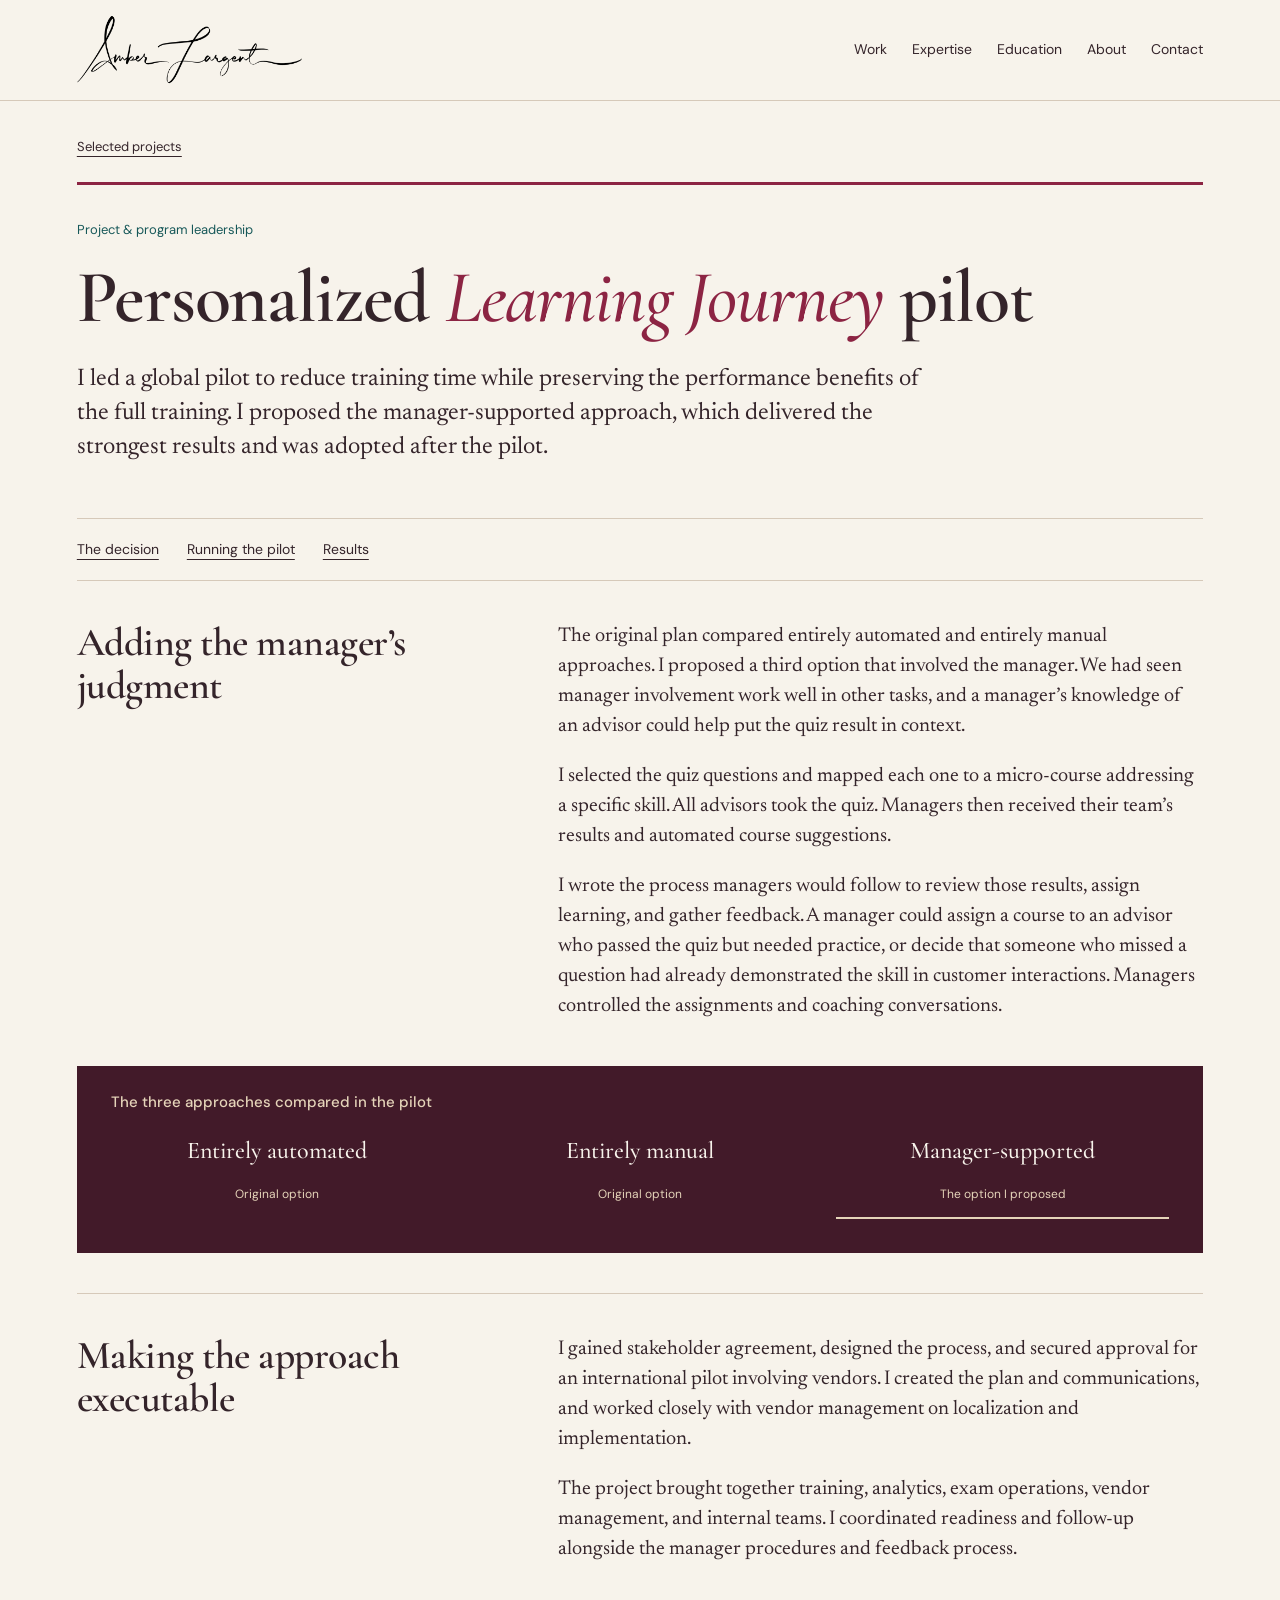
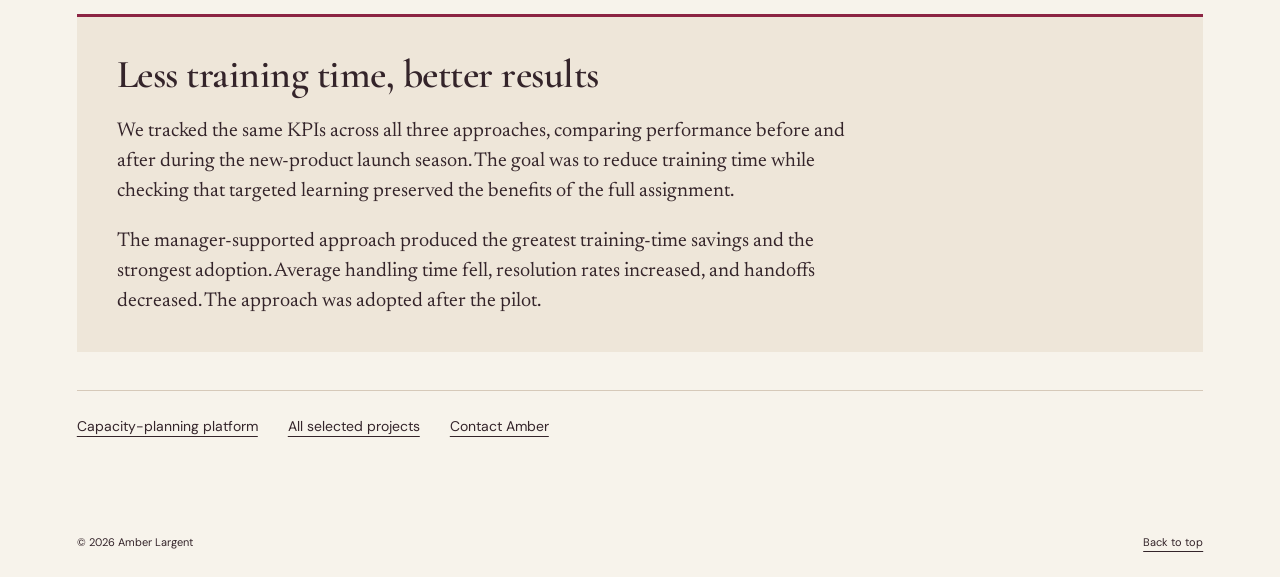
<file: plj-pilot.html>
<!doctype html><html lang="en"><head><meta charset="utf-8"><meta name="viewport" content="width=device-width,initial-scale=1"><title>Project moved | Amber Largent</title><link rel="canonical" href="https://amberlargent.me/automation-and-judgment.html"><meta http-equiv="refresh" content="0;url=automation-and-judgment.html"><script>location.replace("automation-and-judgment.html"+location.search+location.hash);</script></head><body><p>This project has moved. <a href="automation-and-judgment.html">Read the updated project</a>.</p></body></html>
</file>
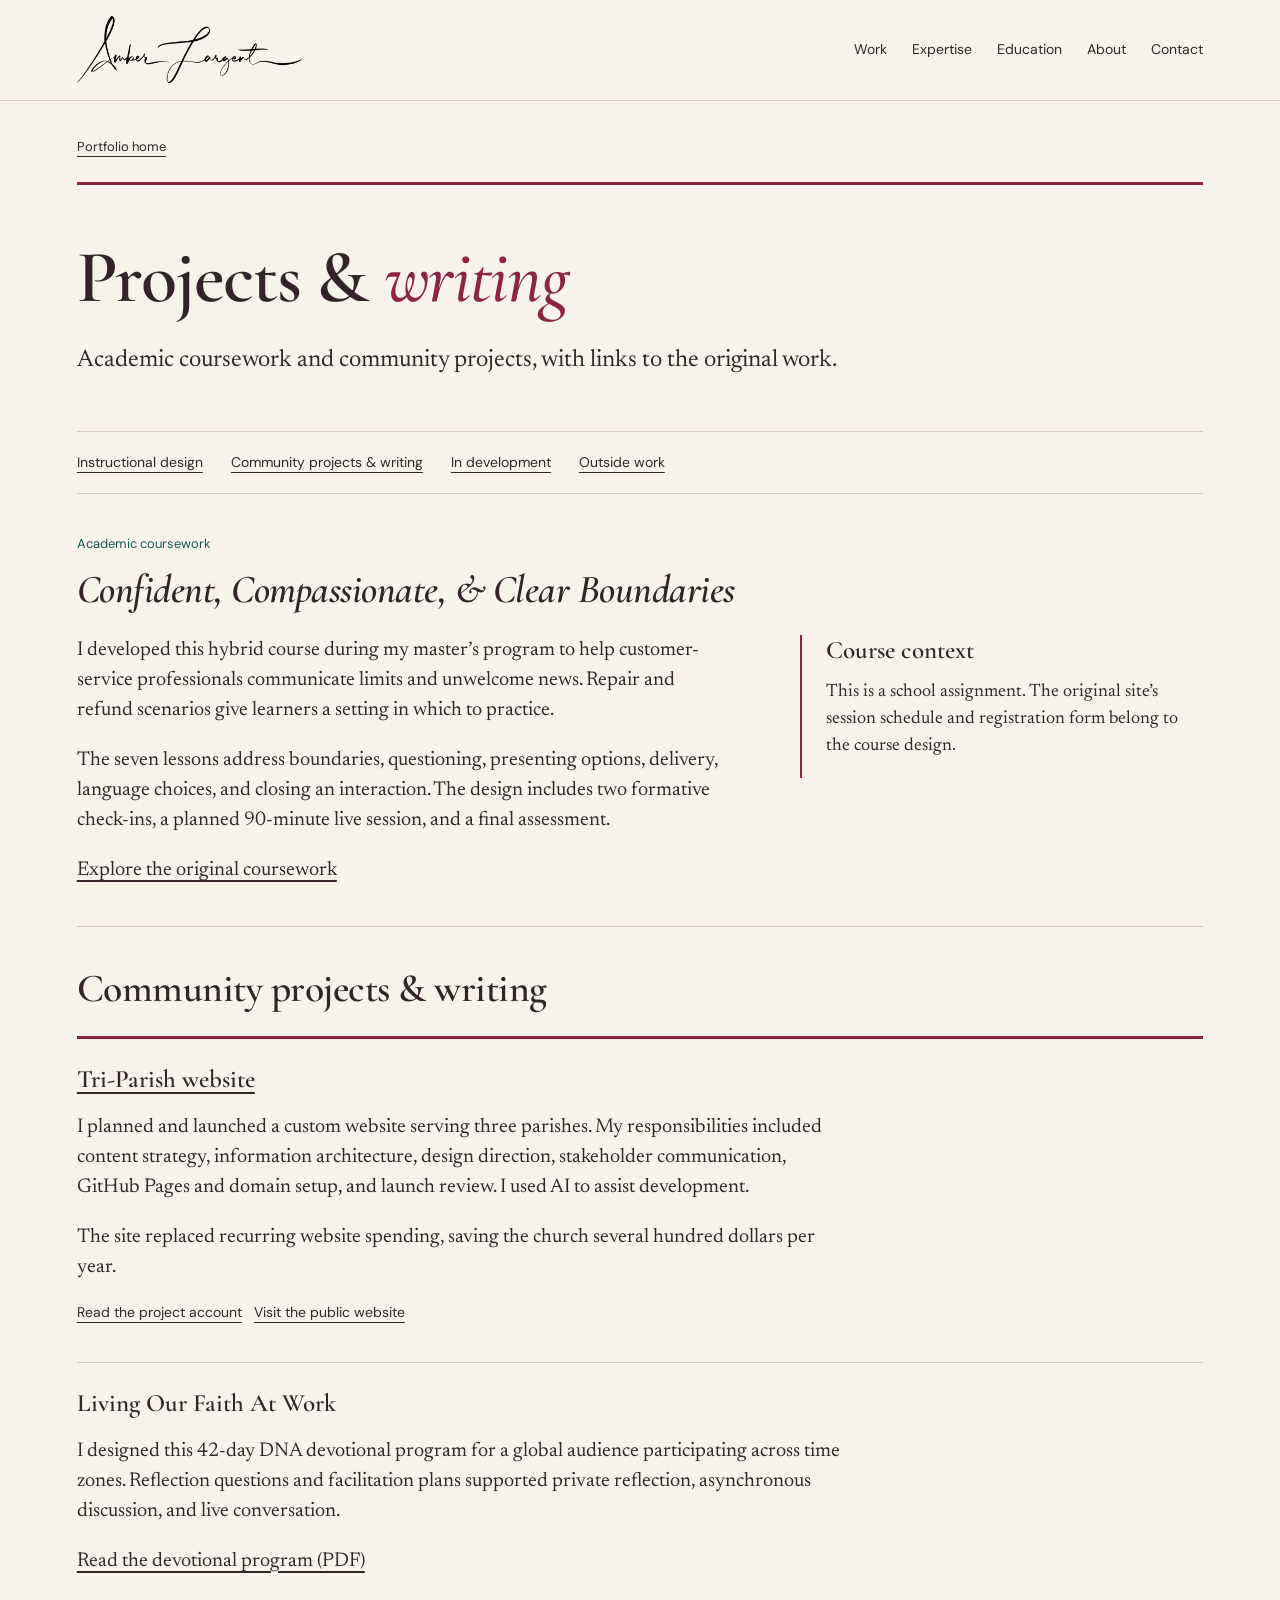
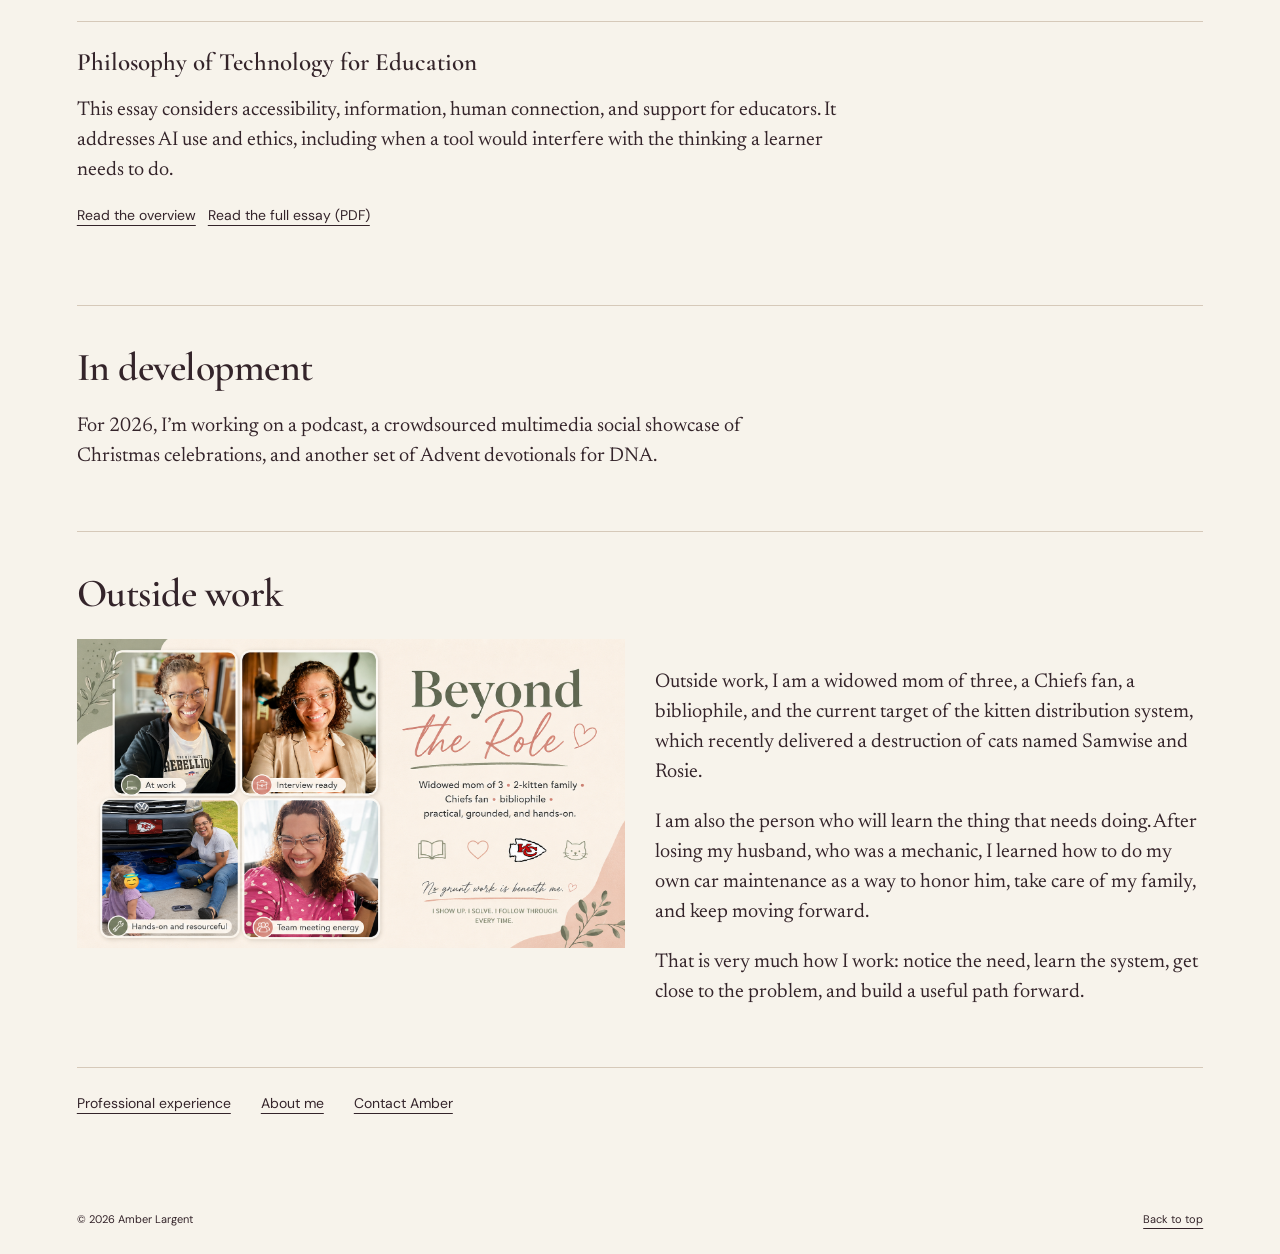
<file: samples.html>
<!doctype html><html lang="en"><head><meta charset="utf-8"><meta name="viewport" content="width=device-width, initial-scale=1"><meta name="description" content="Explore Amber Largent’s academic instructional design, community website, devotional program, and writing."><title>Projects and writing | Amber Largent</title><link rel="stylesheet" href="assets/editorial.css"><link rel="stylesheet" href="assets/story-editorial.css"><link rel="stylesheet" href="assets/editorial-refinement.css"><link rel="canonical" href="https://amberlargent.me/samples.html"><meta property="og:type" content="website"><meta property="og:title" content="Projects and writing | Amber Largent"><meta property="og:description" content="Explore Amber Largent’s academic instructional design, community website, devotional program, and writing."><meta property="og:url" content="https://amberlargent.me/samples.html"><meta property="og:image" content="https://amberlargent.me/assets/beyond-role-collage.png"><meta property="og:image:alt" content="Amber Largent: Beyond the Role"><meta name="twitter:card" content="summary_large_image"></head><body class="editorial-story samples-story"><a class="skip" href="#main">Skip to content</a>
<header class="masthead"><div class="wrap nav"><a class="brand" href="index.html" aria-label="Amber Largent home"><img src="assets/signature-black.png" alt="Amber Largent signature" width="2048" height="1365"></a><nav aria-label="Main navigation"><a href="index.html#work">Work</a><a href="index.html#expertise">Expertise</a><a href="index.html#education">Education</a><a href="index.html#about">About</a><a href="index.html#contact">Contact</a></nav></div></header><main id="main" class="full-story"><a class="back" href="index.html">Portfolio home</a><header class="case-cover"><h1>Projects &amp; <em>writing</em></h1><p class="lead">Academic coursework and community projects, with links to the original work.</p></header><nav class="story-contents" aria-label="On this page"><a href="#academic-course">Instructional design</a><a href="#samples">Community projects & writing</a><a href="#current-projects">In development</a><a href="#outside-role">Outside work</a></nav>
<section id="academic-course" class="academic-course"><p class="project-context">Academic coursework</p><h2><em>Confident, Compassionate, &amp; Clear Boundaries</em></h2><div class="course-layout"><div><p>I developed this hybrid course during my master’s program to help customer-service professionals communicate limits and unwelcome news. Repair and refund scenarios give learners a setting in which to practice.</p><p>The seven lessons address boundaries, questioning, presenting options, delivery, language choices, and closing an interaction. The design includes two formative check-ins, a planned 90-minute live session, and a final assessment.</p><a href="https://sites.google.com/view/cccb-badnews/home" target="_blank" rel="noopener noreferrer">Explore the original coursework</a></div><aside aria-label="Course context"><h3>Course context</h3><p>This is a school assignment. The original site’s session schedule and registration form belong to the course design.</p></aside></div></section>
<section id="samples"><h2>Community projects &amp; writing</h2><div class="sample-essays">
<article><h3><a href="triparish.html">Tri-Parish website</a></h3><p>I planned and launched a custom website serving three parishes. My responsibilities included content strategy, information architecture, design direction, stakeholder communication, GitHub Pages and domain setup, and launch review. I used AI to assist development.</p><p>The site replaced recurring website spending, saving the church several hundred dollars per year.</p><p class="sample-actions"><a href="triparish.html">Read the project account</a><a href="https://triparishok.org/" target="_blank" rel="noopener noreferrer">Visit the public website</a></p></article>
<article><h3>Living Our Faith At Work</h3><p>I designed this 42-day DNA devotional program for a global audience participating across time zones. Reflection questions and facilitation plans supported private reflection, asynchronous discussion, and live conversation.</p><p><a href="https://amberlargent.me/Living%20Our%20Faith%20At%20Work.pdf" target="_blank" rel="noopener noreferrer">Read the devotional program (PDF)</a></p></article>
<article><h3>Philosophy of Technology for Education</h3><p>This essay considers accessibility, information, human connection, and support for educators. It addresses AI use and ethics, including when a tool would interfere with the thinking a learner needs to do.</p><p class="sample-actions"><a href="values.html#ai-technology">Read the overview</a><a href="https://amberlargent.me/philosophy-of-technology-for-education-clean.pdf" target="_blank" rel="noopener noreferrer">Read the full essay (PDF)</a></p></article>
</div></section>
<section id="current-projects"><h2>In development</h2><p>For 2026, I’m working on a podcast, a crowdsourced multimedia social showcase of Christmas celebrations, and another set of Advent devotionals for DNA.</p></section>
<section id="outside-role">
      <h2>Outside work</h2>



      <div class="outside-role-card">
        <div class="outside-role-image">
          <img src="assets/beyond-role-collage.png" width="1672" height="941" loading="lazy" alt="A collage showing Amber at work, dressed for an interview, doing car maintenance, and smiling during a team meeting." />
        </div>

        <div class="outside-role-copy">
          <p>
            Outside work, I am a widowed mom of three, a Chiefs fan, a bibliophile, and the current target of the kitten distribution system, which recently delivered a destruction of cats named Samwise and Rosie.
          </p>

          <p>
            I am also the person who will learn the thing that needs doing. After losing my husband, who was a mechanic, I learned how to do my own car maintenance as a way to honor him, take care of my family, and keep moving forward.
          </p>

          <p>
            That is very much how I work: notice the need, learn the system, get close to the problem, and build a useful path forward.
          </p>


        </div>
      </div>
    </section><nav class="story-end" id="next" aria-label="Related pages"><a href="experience.html">Professional experience</a><a href="index.html#about">About me</a><a href="index.html#contact">Contact Amber</a></nav></main><footer><div class="wrap"><span>© 2026 Amber Largent</span><a href="#main">Back to top</a></div></footer></body></html>
</file>
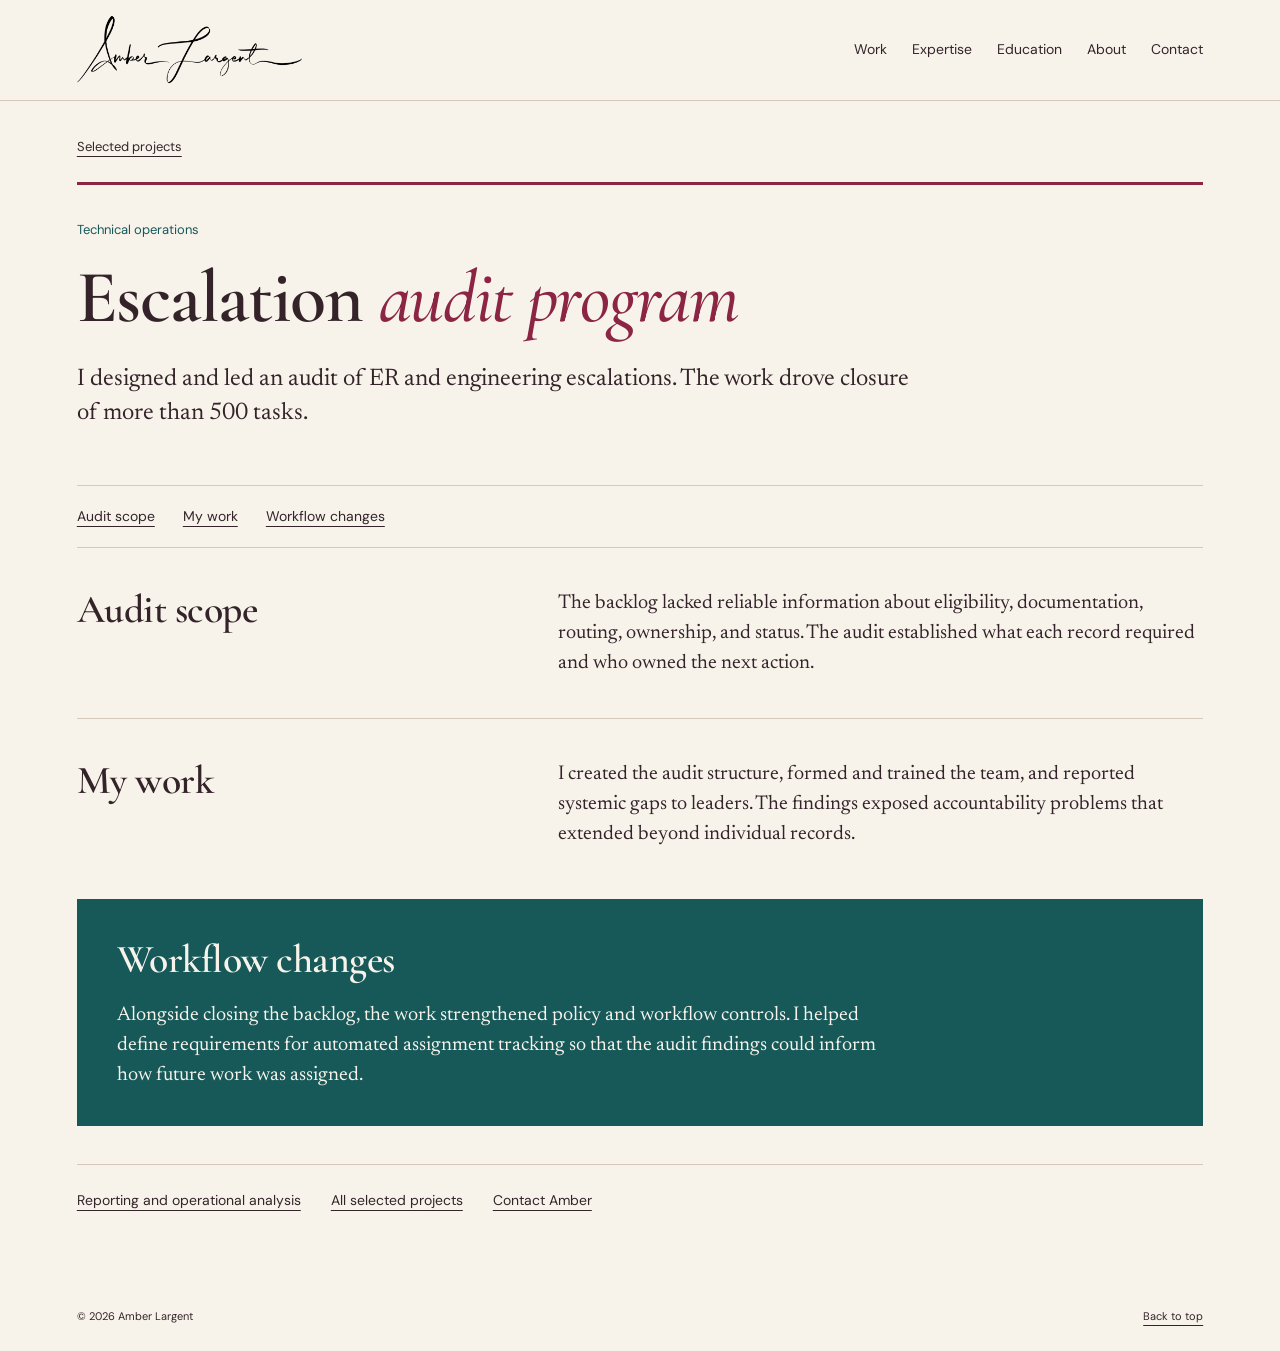
<file: sonar-audit.html>
<!doctype html><html lang="en"><head><meta charset="utf-8"><meta name="viewport" content="width=device-width, initial-scale=1"><meta name="description" content="An escalation audit program that closed more than 500 tasks and informed stronger ownership and workflow controls."><title>Escalation audit program | Amber Largent</title><link rel="stylesheet" href="assets/editorial.css"><link rel="stylesheet" href="assets/story-editorial.css"><link rel="stylesheet" href="assets/editorial-refinement.css"><link rel="canonical" href="https://amberlargent.me/sonar-audit.html"><meta property="og:type" content="website"><meta property="og:title" content="Escalation audit program | Amber Largent"><meta property="og:description" content="An escalation audit program that closed more than 500 tasks and informed stronger ownership and workflow controls."><meta property="og:url" content="https://amberlargent.me/sonar-audit.html"><meta property="og:image" content="https://amberlargent.me/assets/beyond-role-collage.png"><meta property="og:image:alt" content="Amber Largent: Beyond the Role"><meta name="twitter:card" content="summary_large_image"></head><body class="editorial-story audit-story"><a class="skip" href="#main">Skip to content</a>
<header class="masthead"><div class="wrap nav"><a class="brand" href="index.html" aria-label="Amber Largent home"><img src="assets/signature-black.png" alt="Amber Largent signature" width="2048" height="1365"></a><nav aria-label="Main navigation"><a href="index.html#work">Work</a><a href="index.html#expertise">Expertise</a><a href="index.html#education">Education</a><a href="index.html#about">About</a><a href="index.html#contact">Contact</a></nav></div></header><main id="main" class="full-story"><a class="back" href="index.html#work">Selected projects</a><header class="case-cover"><p class="case-context">Technical operations</p><h1>Escalation <em>audit program</em></h1><p class="lead">I designed and led an audit of ER and engineering escalations. The work drove closure of more than 500 tasks.</p></header><nav class="story-contents" aria-label="On this page"><a href="#starting-point">Audit scope</a><a href="#structure">My work</a><a href="#outcome">Workflow changes</a></nav>
<section id="starting-point" class="story-spread"><div><h2>Audit scope</h2></div><div><p id="visible">The backlog lacked reliable information about eligibility, documentation, routing, ownership, and status. The audit established what each record required and who owned the next action.</p></div></section>
<section id="structure" class="story-spread"><div><h2>My work</h2></div><div><p id="people">I created the audit structure, formed and trained the team, and reported systemic gaps to leaders. The findings exposed accountability problems that extended beyond individual records.</p></div></section>
<section id="outcome" class="result-feature"><h2>Workflow changes</h2><p id="learning">Alongside closing the backlog, the work strengthened policy and workflow controls. I helped define requirements for automated assignment tracking so that the audit findings could inform how future work was assigned.</p></section>
<nav class="story-end" aria-label="More portfolio work"><a href="experience.html#reporting">Reporting and operational analysis</a><a href="index.html#work">All selected projects</a><a href="index.html#contact">Contact Amber</a></nav></main><footer><div class="wrap"><span>© 2026 Amber Largent</span><a href="#main">Back to top</a></div></footer></body></html>
</file>
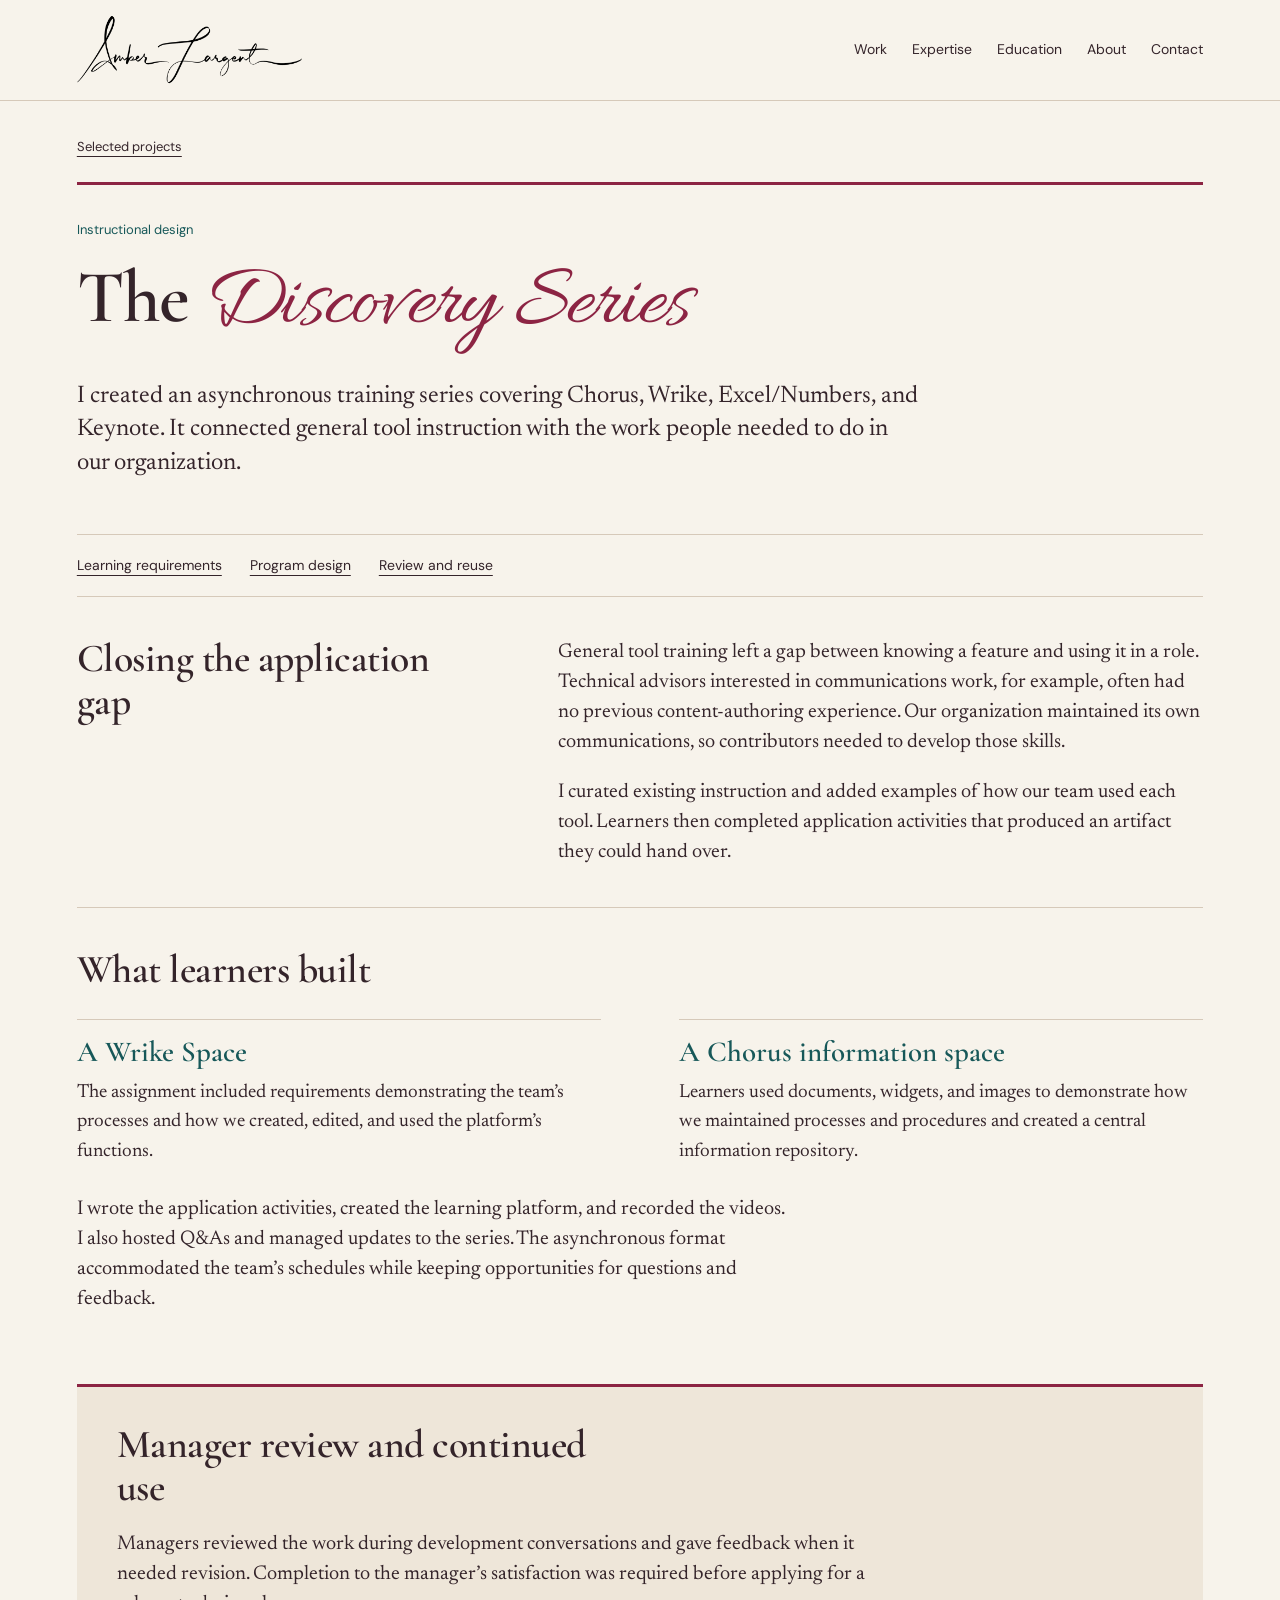
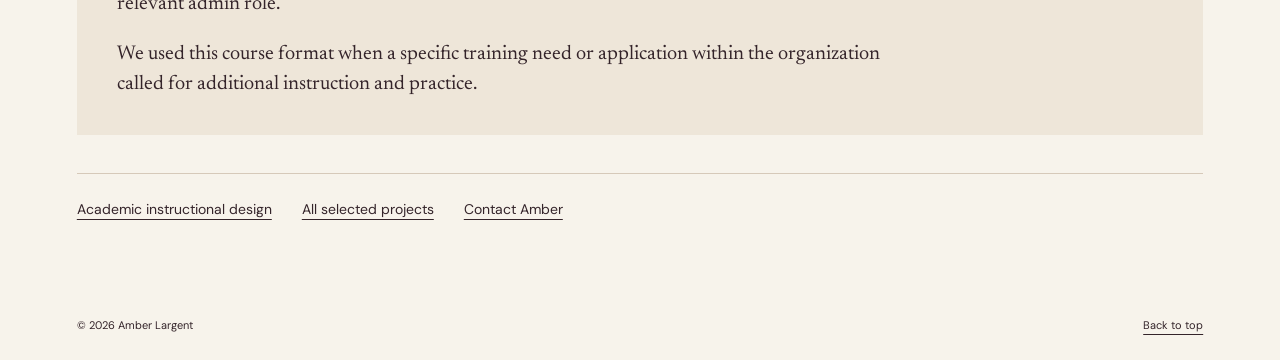
<file: tool-adoption.html>
<!doctype html><html lang="en"><head><meta charset="utf-8"><meta name="viewport" content="width=device-width, initial-scale=1"><meta name="description" content="The Discovery Series connects general tool training with role-specific practice across Chorus, Wrike, Excel/Numbers, and Keynote."><title>Discovery Series | Amber Largent</title><link rel="stylesheet" href="assets/editorial.css"><link rel="stylesheet" href="assets/story-editorial.css"><link rel="stylesheet" href="assets/editorial-refinement.css"><link rel="canonical" href="https://amberlargent.me/tool-adoption.html"><meta property="og:type" content="website"><meta property="og:title" content="Discovery Series | Amber Largent"><meta property="og:description" content="The Discovery Series connects general tool training with role-specific practice across Chorus, Wrike, Excel/Numbers, and Keynote."><meta property="og:url" content="https://amberlargent.me/tool-adoption.html"><meta property="og:image" content="https://amberlargent.me/assets/beyond-role-collage.png"><meta property="og:image:alt" content="Amber Largent: Beyond the Role"><meta name="twitter:card" content="summary_large_image"></head><body class="editorial-story adoption-story"><a class="skip" href="#main">Skip to content</a>
<header class="masthead"><div class="wrap nav"><a class="brand" href="index.html" aria-label="Amber Largent home"><img src="assets/signature-black.png" alt="Amber Largent signature" width="2048" height="1365"></a><nav aria-label="Main navigation"><a href="index.html#work">Work</a><a href="index.html#expertise">Expertise</a><a href="index.html#education">Education</a><a href="index.html#about">About</a><a href="index.html#contact">Contact</a></nav></div></header><main id="main" class="full-story"><a class="back" href="index.html#work">Selected projects</a><header class="case-cover"><p class="case-context">Instructional design</p><h1>The <em>Discovery Series</em></h1><p class="lead">I created an asynchronous training series covering Chorus, Wrike, Excel/Numbers, and Keynote. It connected general tool instruction with the work people needed to do in our organization.</p></header><nav class="story-contents" aria-label="On this page"><a href="#starting-point">Learning requirements</a><a href="#structure">Program design</a><a href="#outcome">Review and reuse</a></nav>
<section id="starting-point" class="story-spread"><div><h2>Closing the application gap</h2></div><div><p id="visible">General tool training left a gap between knowing a feature and using it in a role. Technical advisors interested in communications work, for example, often had no previous content-authoring experience. Our organization maintained its own communications, so contributors needed to develop those skills.</p><p>I curated existing instruction and added examples of how our team used each tool. Learners then completed application activities that produced an artifact they could hand over.</p></div></section>
<section id="structure"><h2>What learners built</h2><dl class="learning-method" id="people"><div><dt>A Wrike Space</dt><dd>The assignment included requirements demonstrating the team’s processes and how we created, edited, and used the platform’s functions.</dd></div><div><dt>A Chorus information space</dt><dd>Learners used documents, widgets, and images to demonstrate how we maintained processes and procedures and created a central information repository.</dd></div></dl><p>I wrote the application activities, created the learning platform, and recorded the videos. I also hosted Q&amp;As and managed updates to the series. The asynchronous format accommodated the team’s schedules while keeping opportunities for questions and feedback.</p></section>
<section id="outcome" class="result-feature"><h2>Manager review and continued use</h2><p id="learning">Managers reviewed the work during development conversations and gave feedback when it needed revision. Completion to the manager’s satisfaction was required before applying for a relevant admin role.</p><p>We used this course format when a specific training need or application within the organization called for additional instruction and practice.</p></section>
<nav class="story-end" aria-label="More portfolio work"><a href="samples.html#academic-course">Academic instructional design</a><a href="index.html#work">All selected projects</a><a href="index.html#contact">Contact Amber</a></nav></main><footer><div class="wrap"><span>© 2026 Amber Largent</span><a href="#main">Back to top</a></div></footer></body></html>
</file>
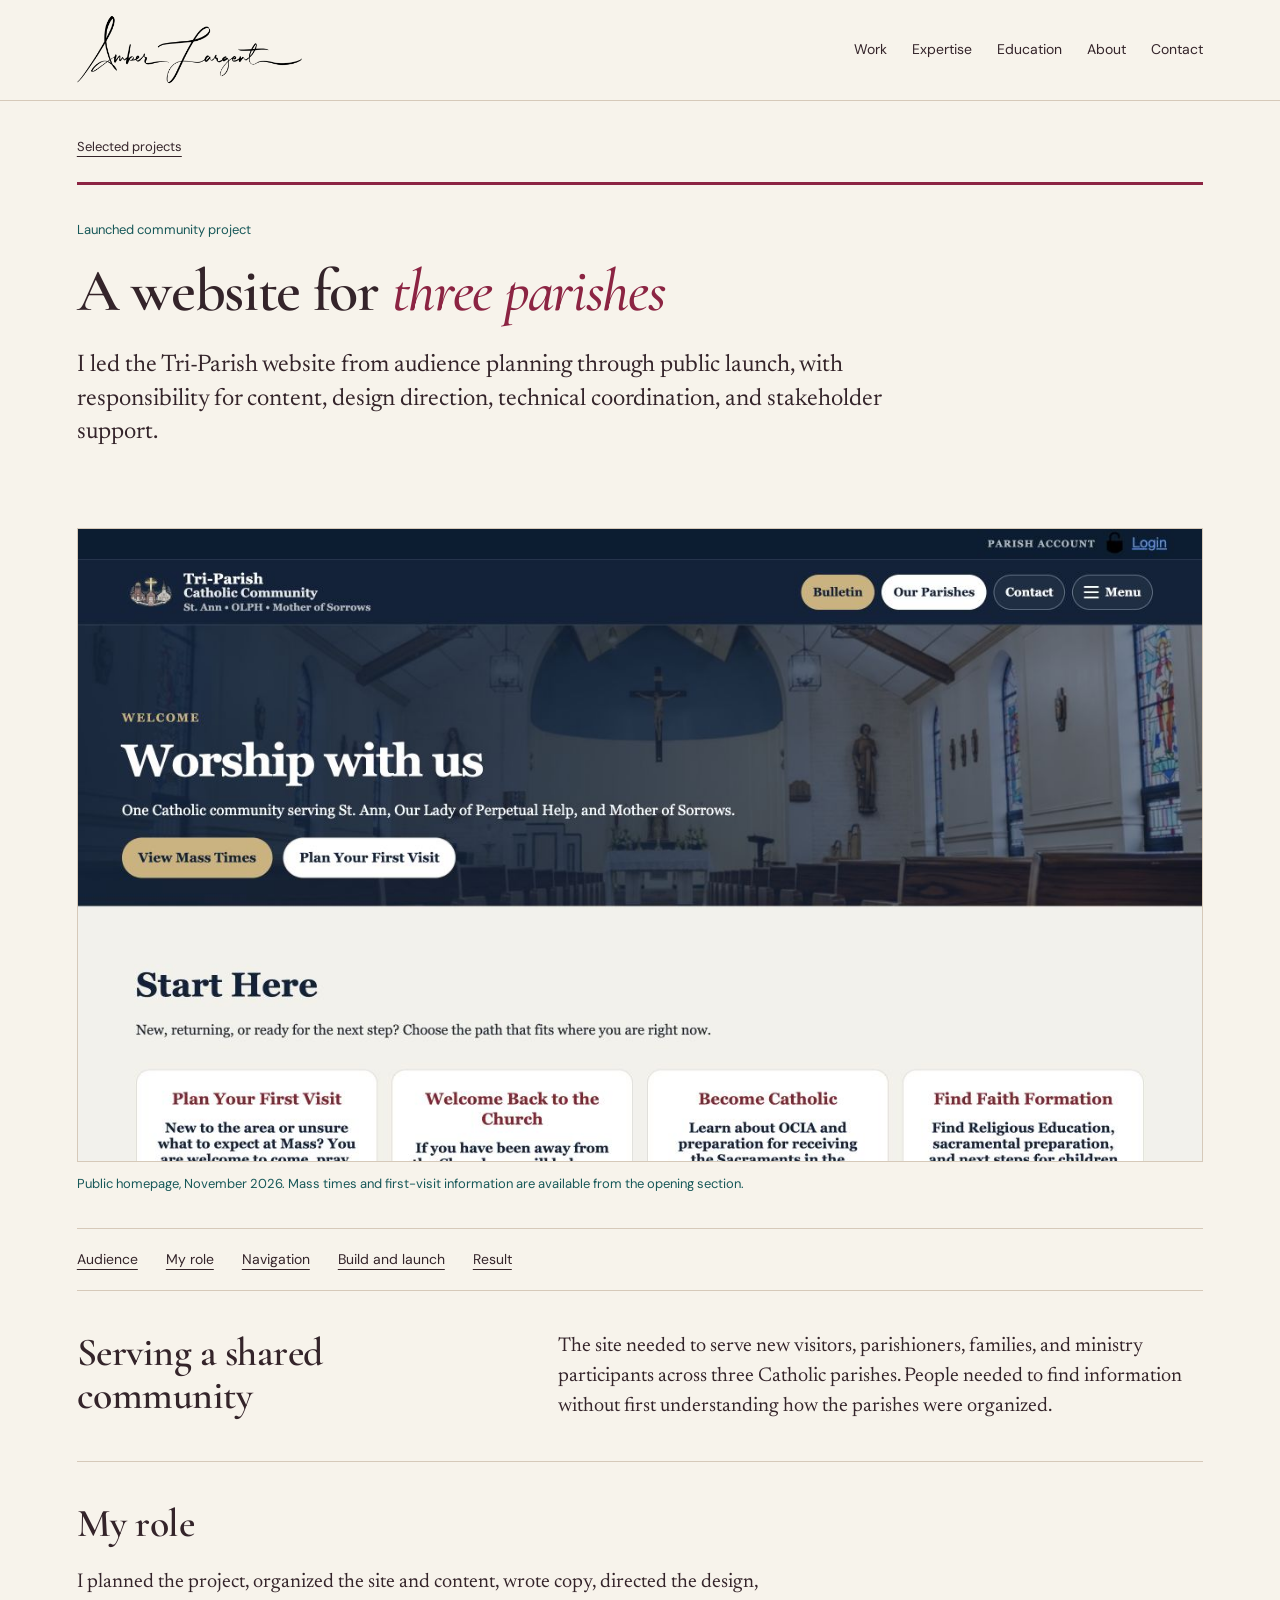
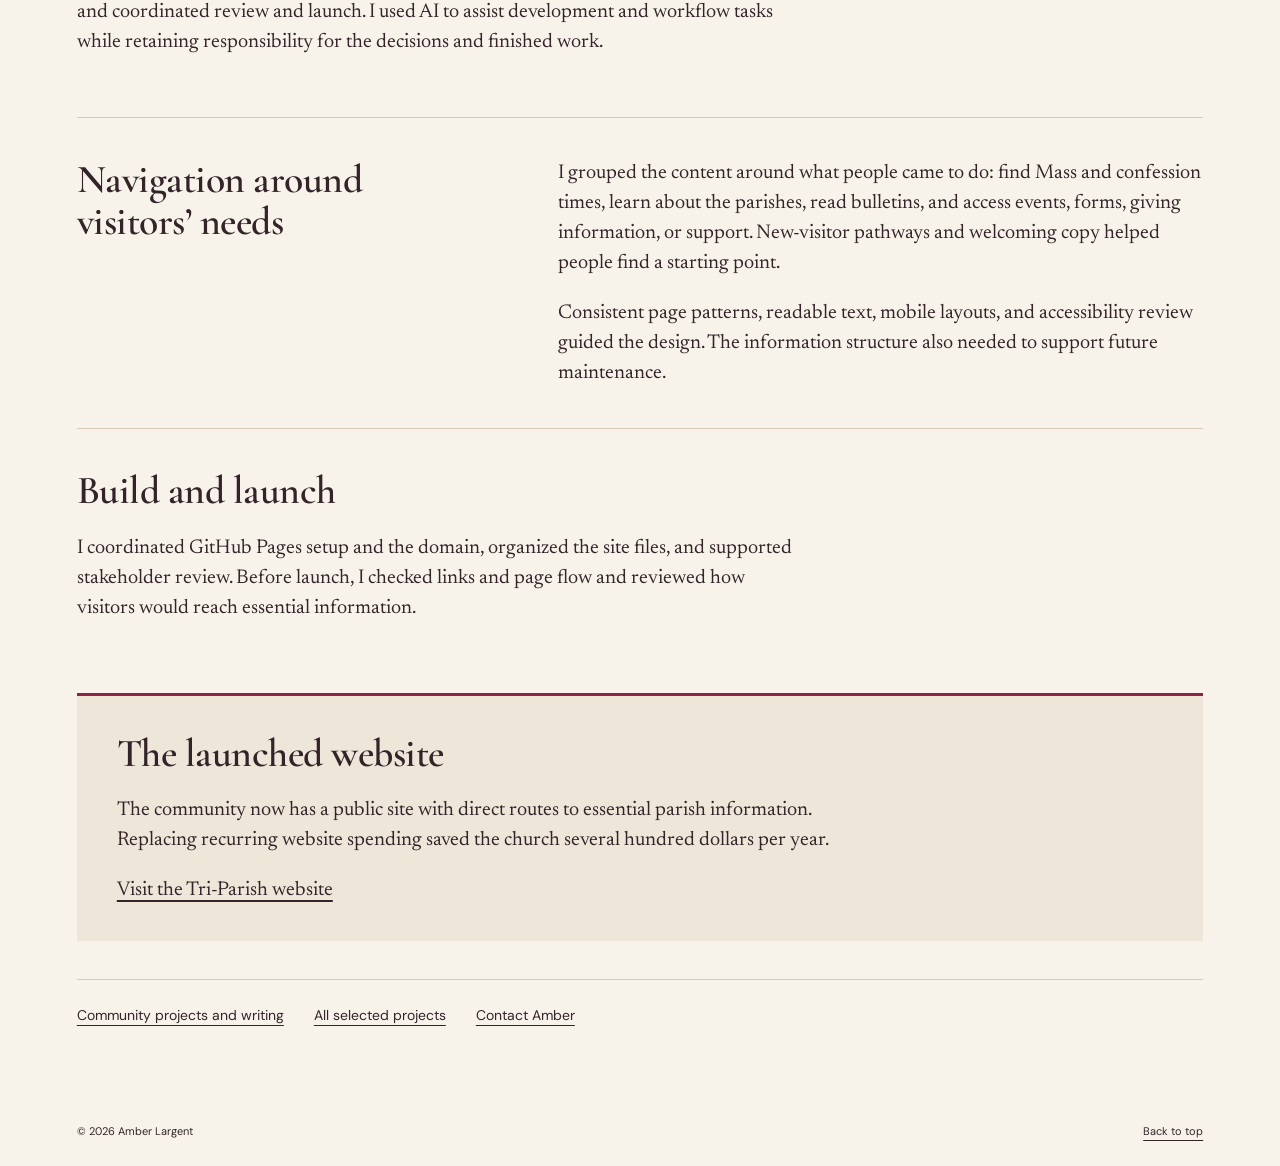
<file: triparish.html>
<!doctype html><html lang="en"><head><meta charset="utf-8"><meta name="viewport" content="width=device-width, initial-scale=1"><meta name="description" content="Planning, content, design, and launch of a public website serving three Catholic parishes."><title>Tri-Parish website | Amber Largent</title><link rel="stylesheet" href="assets/editorial.css"><link rel="stylesheet" href="assets/story-editorial.css"><link rel="stylesheet" href="assets/editorial-refinement.css"><link rel="canonical" href="https://amberlargent.me/triparish.html"><meta property="og:type" content="website"><meta property="og:title" content="Tri-Parish website | Amber Largent"><meta property="og:description" content="Planning, content, design, and launch of a public website serving three Catholic parishes."><meta property="og:url" content="https://amberlargent.me/triparish.html"><meta property="og:image" content="https://amberlargent.me/assets/beyond-role-collage.png"><meta property="og:image:alt" content="Amber Largent: Beyond the Role"><meta name="twitter:card" content="summary_large_image"></head><body class="editorial-story community-story"><a class="skip" href="#main">Skip to content</a>
<header class="masthead"><div class="wrap nav"><a class="brand" href="index.html" aria-label="Amber Largent home"><img src="assets/signature-black.png" alt="Amber Largent signature" width="2048" height="1365"></a><nav aria-label="Main navigation"><a href="index.html#work">Work</a><a href="index.html#expertise">Expertise</a><a href="index.html#education">Education</a><a href="index.html#about">About</a><a href="index.html#contact">Contact</a></nav></div></header><main id="main" class="full-story"><a class="back" href="index.html#work">Selected projects</a><header class="case-cover"><p class="case-context">Launched community project</p><h1>A website for <em>three parishes</em></h1><p class="lead">I led the Tri-Parish website from audience planning through public launch, with responsibility for content, design direction, technical coordination, and stakeholder support.</p></header><figure class="site-evidence"><a href="https://triparishok.org/" target="_blank" rel="noopener noreferrer"><img src="assets/triparish-public.jpg" width="1280" height="720" alt="The public Tri-Parish homepage, with direct links to Mass times and first-visit information above the Start Here section."></a><figcaption>Public homepage, November 2026. Mass times and first-visit information are available from the opening section.</figcaption></figure><nav class="story-contents" aria-label="On this page"><a href="#story">Audience</a><a href="#overview">My role</a><a href="#challenge">Navigation</a><a href="#process">Build and launch</a><a href="#outcome">Result</a></nav>
<section id="story" class="story-spread"><div><h2>Serving a shared community</h2></div><div><p>The site needed to serve new visitors, parishioners, families, and ministry participants across three Catholic parishes. People needed to find information without first understanding how the parishes were organized.</p></div></section>
<section id="overview"><h2>My role</h2><p>I planned the project, organized the site and content, wrote copy, directed the design, and coordinated review and launch. I used AI to assist development and workflow tasks while retaining responsibility for the decisions and finished work.</p></section>
<section id="challenge" class="story-spread"><div><h2>Navigation around visitors’ needs</h2></div><div><p>I grouped the content around what people came to do: find Mass and confession times, learn about the parishes, read bulletins, and access events, forms, giving information, or support. New-visitor pathways and welcoming copy helped people find a starting point.</p><p>Consistent page patterns, readable text, mobile layouts, and accessibility review guided the design. The information structure also needed to support future maintenance.</p></div></section>
<section id="process"><h2>Build and launch</h2><p id="deliverables">I coordinated GitHub Pages setup and the domain, organized the site files, and supported stakeholder review. Before launch, I checked links and page flow and reviewed how visitors would reach essential information.</p></section>

<section id="outcome" class="result-feature"><h2>The launched website</h2><p>The community now has a public site with direct routes to essential parish information. Replacing recurring website spending saved the church several hundred dollars per year.</p><p><a href="https://triparishok.org/" target="_blank" rel="noopener noreferrer">Visit the Tri-Parish website</a></p></section>

<nav id="reflection" class="story-end" aria-label="More portfolio work"><a href="samples.html">Community projects and writing</a><a href="index.html#work">All selected projects</a><a href="index.html#contact">Contact Amber</a></nav></main><footer><div class="wrap"><span>© 2026 Amber Largent</span><a href="#main">Back to top</a></div></footer></body></html>
</file>
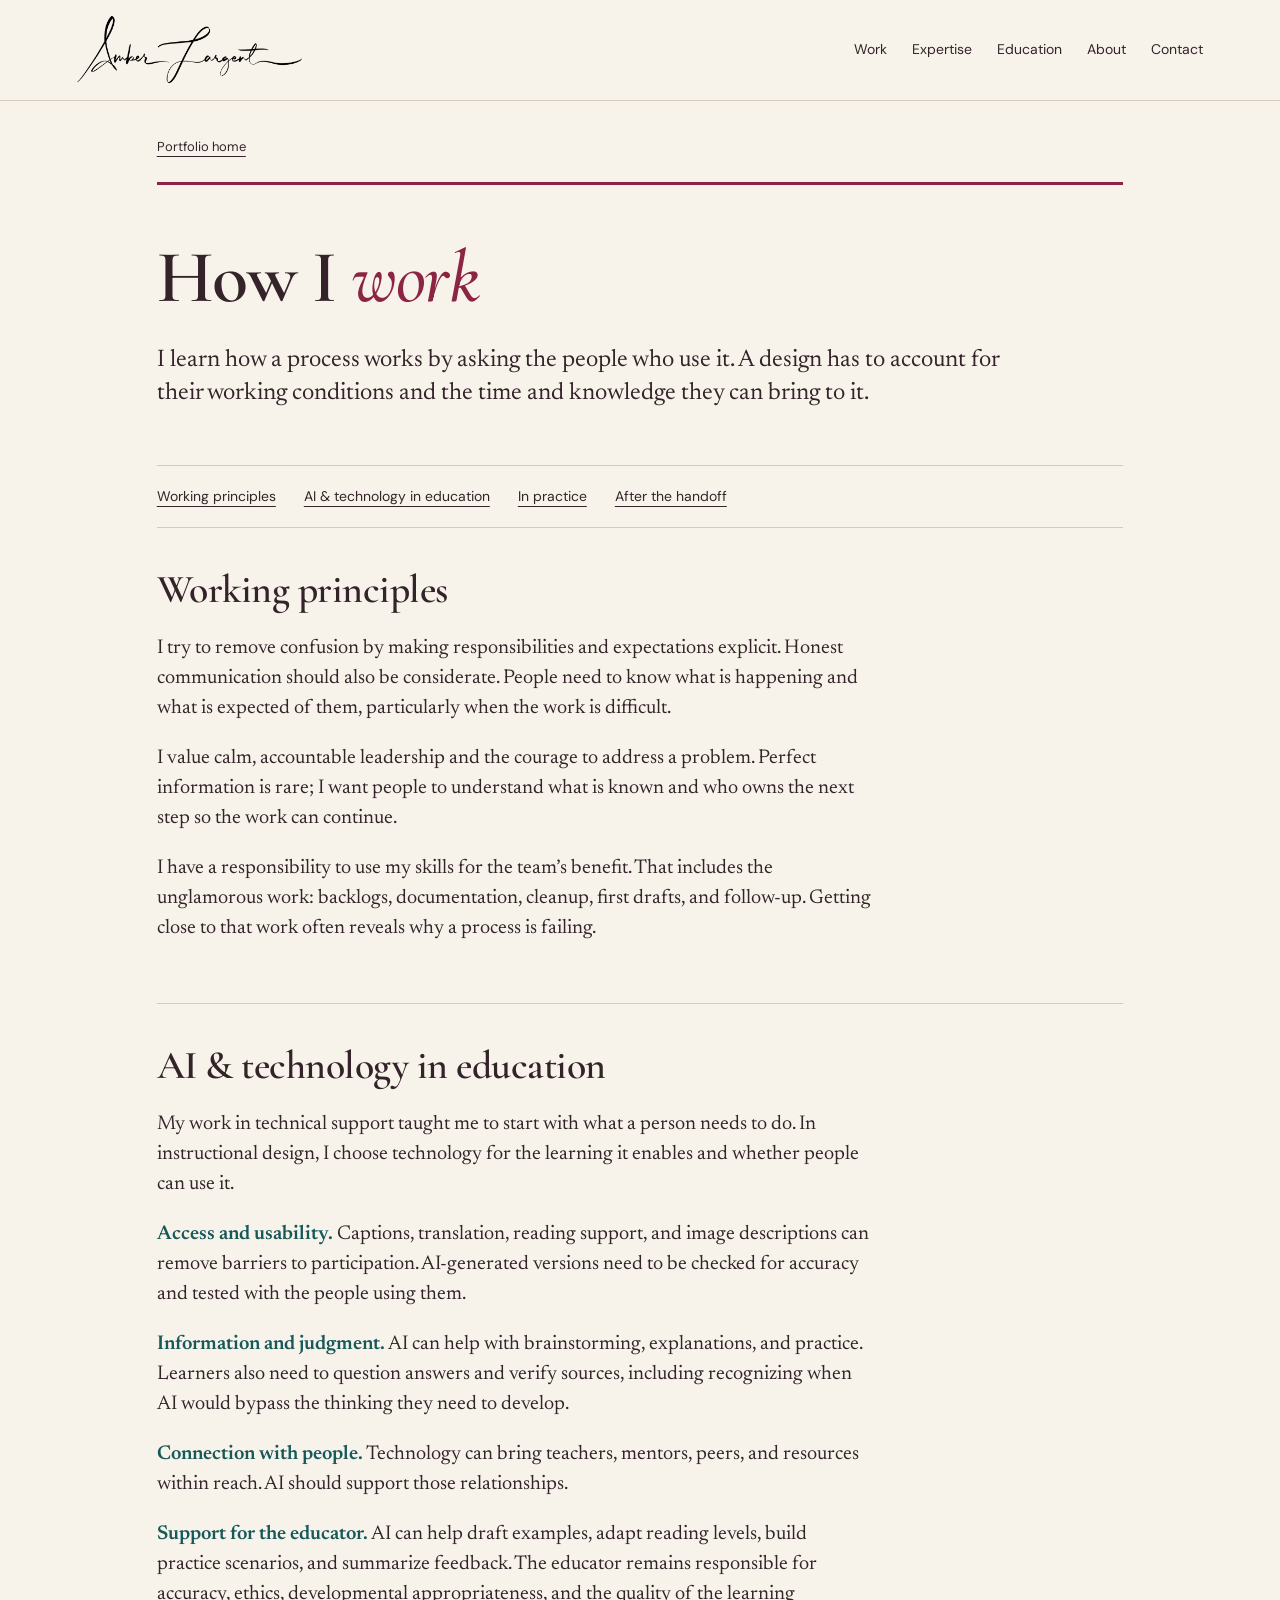
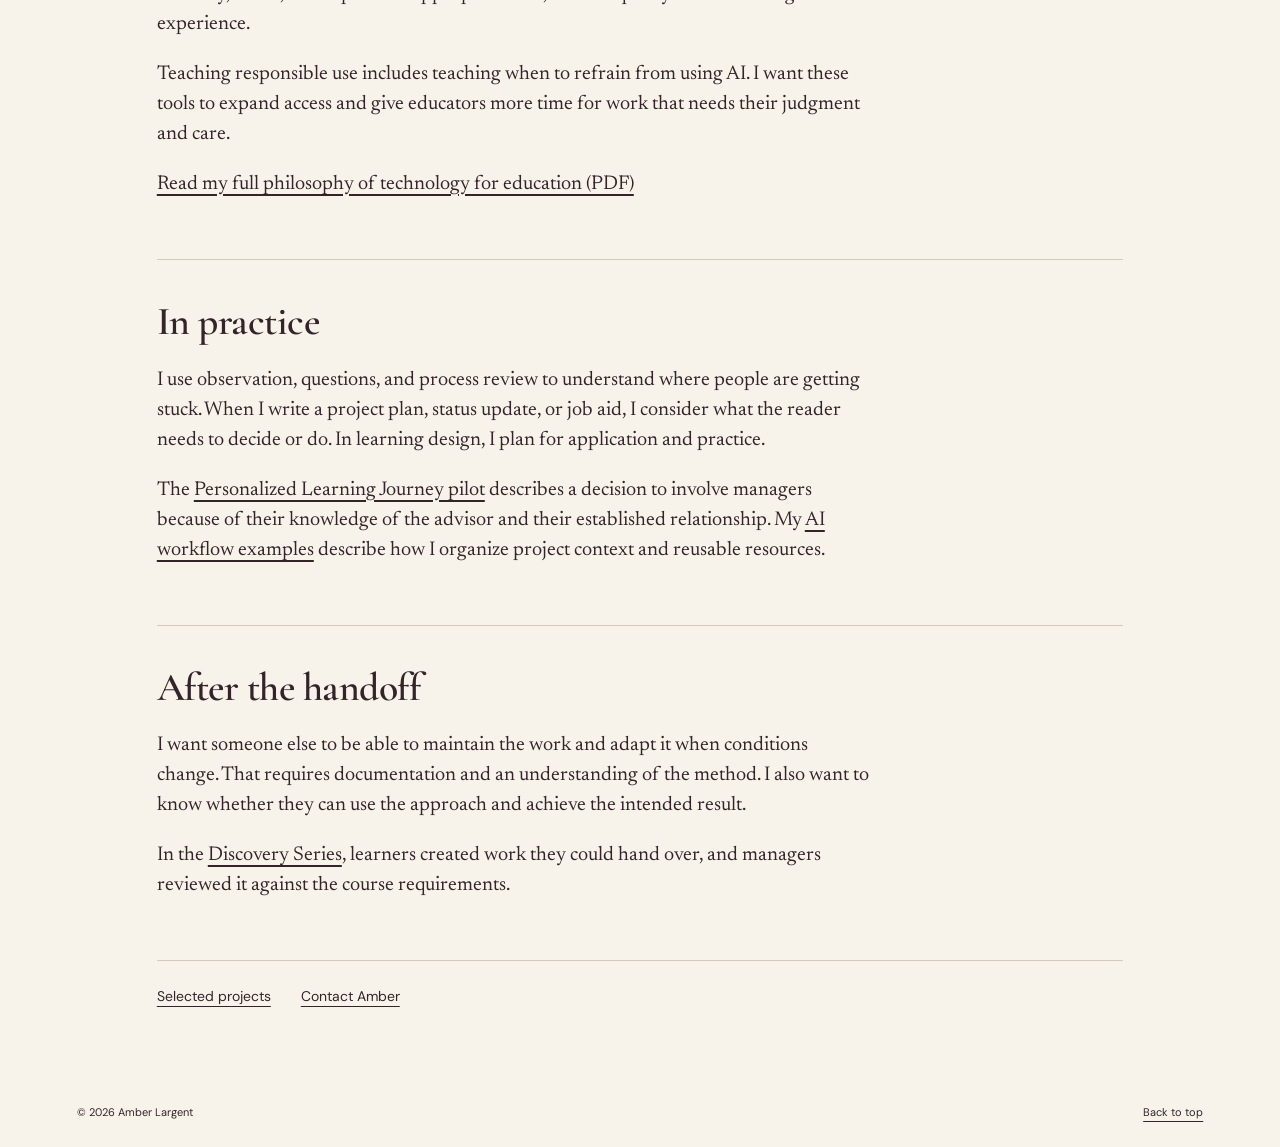
<file: values.html>
<!doctype html><html lang="en"><head><meta charset="utf-8"><meta name="viewport" content="width=device-width, initial-scale=1"><meta name="description" content="How Amber Largent approaches leadership, usable systems, and responsible AI and technology in education."><title>How I work | Amber Largent</title><link rel="stylesheet" href="assets/editorial.css"><link rel="stylesheet" href="assets/story-editorial.css"><link rel="stylesheet" href="assets/editorial-refinement.css"><link rel="canonical" href="https://amberlargent.me/values.html"><meta property="og:type" content="website"><meta property="og:title" content="How I work | Amber Largent"><meta property="og:description" content="How Amber Largent approaches leadership, usable systems, and responsible AI and technology in education."><meta property="og:url" content="https://amberlargent.me/values.html"><meta property="og:image" content="https://amberlargent.me/assets/beyond-role-collage.png"><meta property="og:image:alt" content="Amber Largent: Beyond the Role"><meta name="twitter:card" content="summary_large_image"></head><body class="editorial-story values-story"><a class="skip" href="#main">Skip to content</a>
<header class="masthead"><div class="wrap nav"><a class="brand" href="index.html" aria-label="Amber Largent home"><img src="assets/signature-black.png" alt="Amber Largent signature" width="2048" height="1365"></a><nav aria-label="Main navigation"><a href="index.html#work">Work</a><a href="index.html#expertise">Expertise</a><a href="index.html#education">Education</a><a href="index.html#about">About</a><a href="index.html#contact">Contact</a></nav></div></header><main id="main" class="full-story"><a class="back" href="index.html">Portfolio home</a><header class="case-cover"><h1>How I <em>work</em></h1><p class="lead">I learn how a process works by asking the people who use it. A design has to account for their working conditions and the time and knowledge they can bring to it.</p></header><nav class="story-contents" aria-label="On this page"><a href="#values">Working principles</a><a href="#ai-technology">AI & technology in education</a><a href="#practice">In practice</a><a href="#grounding">After the handoff</a></nav>
<section id="values"><h2>Working principles</h2><div class="essay-copy"><p>I try to remove confusion by making responsibilities and expectations explicit. Honest communication should also be considerate. People need to know what is happening and what is expected of them, particularly when the work is difficult.</p><p>I value calm, accountable leadership and the courage to address a problem. Perfect information is rare; I want people to understand what is known and who owns the next step so the work can continue.</p><p>I have a responsibility to use my skills for the team’s benefit. That includes the unglamorous work: backlogs, documentation, cleanup, first drafts, and follow-up. Getting close to that work often reveals why a process is failing.</p></div></section>
<section id="ai-technology"><h2>AI &amp; technology in education</h2><div class="essay-copy"><p>My work in technical support taught me to start with what a person needs to do. In instructional design, I choose technology for the learning it enables and whether people can use it.</p><p><strong>Access and usability.</strong> Captions, translation, reading support, and image descriptions can remove barriers to participation. AI-generated versions need to be checked for accuracy and tested with the people using them.</p><p><strong>Information and judgment.</strong> AI can help with brainstorming, explanations, and practice. Learners also need to question answers and verify sources, including recognizing when AI would bypass the thinking they need to develop.</p><p><strong>Connection with people.</strong> Technology can bring teachers, mentors, peers, and resources within reach. AI should support those relationships.</p><p><strong>Support for the educator.</strong> AI can help draft examples, adapt reading levels, build practice scenarios, and summarize feedback. The educator remains responsible for accuracy, ethics, developmental appropriateness, and the quality of the learning experience.</p><p>Teaching responsible use includes teaching when to refrain from using AI. I want these tools to expand access and give educators more time for work that needs their judgment and care.</p><p><a href="https://amberlargent.me/philosophy-of-technology-for-education-clean.pdf" target="_blank" rel="noopener noreferrer">Read my full philosophy of technology for education (PDF)</a></p></div></section>
<section id="practice"><h2>In practice</h2><div class="essay-copy"><p>I use observation, questions, and process review to understand where people are getting stuck. When I write a project plan, status update, or job aid, I consider what the reader needs to decide or do. In learning design, I plan for application and practice.</p><p>The <a href="automation-and-judgment.html">Personalized Learning Journey pilot</a> describes a decision to involve managers because of their knowledge of the advisor and their established relationship. My <a href="experience.html#ai">AI workflow examples</a> describe how I organize project context and reusable resources.</p></div></section>
<section id="grounding"><h2>After the handoff</h2><div class="essay-copy"><p>I want someone else to be able to maintain the work and adapt it when conditions change. That requires documentation and an understanding of the method. I also want to know whether they can use the approach and achieve the intended result.</p><p>In the <a href="tool-adoption.html">Discovery Series</a>, learners created work they could hand over, and managers reviewed it against the course requirements.</p></div></section>
<nav class="story-end" aria-label="Related pages"><a href="index.html#work">Selected projects</a><a href="index.html#contact">Contact Amber</a></nav>
</main><footer><div class="wrap"><span>© 2026 Amber Largent</span><a href="#main">Back to top</a></div></footer></body></html>
</file>
<file: assets/editorial.css>
@import url('https://fonts.googleapis.com/css2?family=Bodoni+Moda:ital,wght@0,400;0,500;0,600;1,400;1,500&family=Newsreader:ital,wght@0,400;0,500;1,400&family=DM+Sans:wght@400;500;600;700&display=swap');
:root{--ivory:#f7f3eb;--ink:#34242a;--ruby:#8c2443;--garnet:#421a29;--champagne:#e5d4b9;--teal:#175859;--line:#d6c9b9}*{box-sizing:border-box}html{scroll-behavior:smooth;scroll-padding-top:100px}body{margin:0;background:var(--ivory);color:var(--ink);font-family:'DM Sans',Arial,sans-serif;font-size:16px;line-height:1.65}a{color:inherit;text-underline-offset:5px}a:focus-visible,summary:focus-visible{outline:3px solid var(--teal);outline-offset:6px}.skip{position:absolute;top:-100px}.skip:focus{top:10px;background:white;padding:12px;z-index:5}.wrap{max-width:1380px;margin:auto;padding:0 6%}.masthead{background:var(--ivory);position:sticky;top:0;z-index:3;border-bottom:1px solid var(--line)}.nav{display:flex;align-items:center;justify-content:space-between;min-height:88px;gap:24px}.brand{text-decoration:none;font-family:Georgia,serif;font-size:25px;letter-spacing:-1px}.brand span{color:var(--ruby);font-style:italic}.nav nav{display:flex;gap:30px}.nav nav a{font-size:13px;text-decoration:none;padding:12px 0}.nav nav a:hover{color:var(--ruby);text-decoration:underline}.eyebrow,.label{font-size:11px;letter-spacing:2px;text-transform:uppercase;font-weight:600}.eyebrow{color:var(--ruby)}.hero{padding-top:48px;padding-bottom:62px}.issue{display:flex;justify-content:space-between;border-bottom:1px solid var(--line);padding-bottom:16px;margin-bottom:40px}.hero-grid{display:grid;grid-template-columns:1.2fr 1fr;gap:6%;align-items:center}h1,h2,h3{font-family:'Libre Caslon Display',Georgia,serif;font-weight:400;line-height:1.02;margin:0}h1{font-size:clamp(55px,6.5vw,93px);letter-spacing:-2px;margin:22px 0 28px}h1 em{color:var(--ruby);font-weight:400}p{max-width:65ch}.intro{font-size:18px;max-width:45ch}.hero-art{margin:0;position:relative}.hero-art img{display:block;width:100%;height:auto;max-height:620px;object-fit:contain}.hero-art figcaption{font-size:10px;letter-spacing:1px;text-transform:uppercase;margin-top:12px;display:flex;justify-content:space-between}.actions{display:flex;gap:24px;align-items:center;margin-top:30px}.button{display:inline-flex;background:var(--ruby);color:white;text-decoration:none;padding:14px 23px;gap:24px;font-size:13px}.text-link{font-size:13px}.section{padding-top:78px;padding-bottom:80px;border-top:1px solid var(--line)}.section-head{display:block;margin-bottom:36px}h2{font-size:clamp(42px,4.6vw,64px);letter-spacing:-1px}.section-head p{max-width:65ch;font-size:16px;margin:18px 0 0}.section-head .eyebrow{margin-bottom:15px}.feature{display:grid;grid-template-columns:1fr 1fr;background:var(--garnet);color:var(--ivory)}.feature-art{min-height:400px;padding:50px;display:flex;flex-direction:column;justify-content:center;background:#e8dece;color:var(--teal);overflow:hidden}.orbital{position:relative;height:260px;display:flex;align-items:center;justify-content:center}.orbit{position:absolute;border:1px solid var(--teal);border-radius:50%;width:240px;height:240px}.orbit:nth-child(1){transform:translateX(-55px)}.orbit:nth-child(2){transform:translateX(55px)}.orbit:nth-child(3){width:140px;height:140px;background:var(--teal);color:var(--ivory);display:flex;align-items:center;justify-content:center;font-family:Georgia,serif;font-style:italic;font-size:26px}.art-caption{display:flex;justify-content:space-between;font-size:11px;letter-spacing:2px;text-transform:uppercase}.feature-copy{padding:46px}.feature-copy h3{font-size:46px;margin:20px 0}.feature-copy p{font-size:15px;color:#e5d4d5}.feature-copy a{display:inline-block;margin-top:20px}.badge{font-size:10px;letter-spacing:1px;border:1px solid currentColor;padding:5px 9px;display:inline-block}.stories{display:grid;grid-template-columns:repeat(3,1fr);gap:30px;margin-top:38px}.story{border-top:2px solid var(--ruby);padding-top:22px;display:flex;flex-direction:column}.story h3{font-size:32px;line-height:1.12;margin:15px 0}.story p{font-size:14px}.story a{margin-top:auto;font-size:13px;padding:14px 0}.story .label{color:var(--teal);font-size:10px}.expertise{background:#eee6d9}.branch{display:grid;grid-template-columns:55px 1fr 1.2fr 30px;gap:25px;align-items:center;padding:26px 0;border-top:1px solid #cbbca7;text-decoration:none}.branch .num{font-family:Georgia,serif;font-style:italic;color:var(--ruby);font-size:22px}.branch h3{font-size:31px}.branch p{font-size:14px;margin:0}.branch:hover h3{color:var(--ruby)}.about h2{margin-top:20px}.about h2 span{display:block}.about-body{display:grid;grid-template-columns:1.1fr 1fr;gap:7%;margin-top:32px}.about-body .principle{margin-top:0}.about p{margin-top:0}.principle{border-left:2px solid var(--ruby);padding-left:24px;font-family:Georgia,serif;font-size:23px;line-height:1.5;margin:30px 0}.contact{background:var(--teal);color:var(--ivory);padding:65px 0}.contact .wrap{display:flex;justify-content:space-between;align-items:center;gap:35px}.contact h2{font-size:52px}.contact .button{background:var(--ivory);color:var(--teal);white-space:nowrap}footer{padding:26px 0;font-size:11px}footer .wrap{display:flex;justify-content:space-between}.article{max-width:850px;margin:auto;padding:65px 6%}.article h1{font-size:64px}.article h2{font-size:35px;margin:42px 0 16px}.article .lede{font-size:21px}.article dl{display:grid;grid-template-columns:130px 1fr;border-block:1px solid var(--line);padding:22px 0;gap:12px;font-size:14px}.article dt{font-weight:600}.article dd{margin:0}.back{font-size:13px}.source-note{font-size:12px;border-top:1px solid var(--line);padding-top:20px;margin-top:45px}@media(max-width:760px){.wrap{padding-inline:6%}.nav{min-height:76px;gap:12px;flex-wrap:wrap;padding-block:16px}.nav nav{gap:23px;width:100%;justify-content:space-between}.nav nav a{padding:3px 0}.hero{padding-top:24px}.issue{font-size:9px;margin-bottom:25px}.hero-grid{grid-template-columns:1fr}.hero-art{margin-top:35px}.hero-art img{max-height:470px}h1{font-size:52px}.hero-art figcaption{font-size:8px}.section{padding-block:50px}.section-head{display:block}.feature{grid-template-columns:1fr}.feature-art{min-height:310px;padding:25px}.feature-copy{padding:30px}.feature-copy h3{font-size:39px}.stories{grid-template-columns:1fr;gap:26px}.story{padding-top:20px}.branch{grid-template-columns:30px 1fr 20px;gap:14px}.branch h3{font-size:28px}.branch p{grid-column:2;grid-row:2}.branch .arrow{grid-column:3;grid-row:1}.about-body{grid-template-columns:1fr;gap:24px}.contact .wrap{display:block}.contact h2{font-size:44px}.contact .button{margin-top:20px}.article h1{font-size:48px}.article dl{grid-template-columns:1fr}.article dd{margin-bottom:12px}footer .wrap{gap:20px}.actions{gap:17px}}@media(prefers-reduced-motion:reduce){html{scroll-behavior:auto}}
@media(max-width:760px){html{scroll-padding-top:140px}.nav nav{gap:12px}.nav nav a{min-height:44px;display:flex;align-items:center;white-space:nowrap}.actions{flex-wrap:wrap}h1{font-size:clamp(40px,12vw,58px)}.hero-art figcaption{flex-wrap:wrap;gap:6px}.issue{gap:18px}.feature-copy h3{font-size:clamp(29px,8vw,39px)}}
/* Detailed evidence pages retain the complete published narrative. */
.work-index-link{margin-top:32px}.detail-index{display:grid;grid-template-columns:repeat(3,minmax(0,1fr));gap:36px}.detail-index>a{border-top:1px solid var(--line);padding-top:22px;text-decoration:none;display:flex;flex-direction:column}.detail-index h3{font-size:30px;line-height:1.15;margin:16px 0}.detail-index p{font-size:14px}.detail-index>a>span:last-child{margin-top:auto;font-size:13px;text-decoration:underline}.detail-index a:hover h3{color:var(--ruby)}.recommendation-link{margin-top:30px}.full-story{max-width:1160px;padding:52px 6% 70px;margin:auto}.full-story header .hero{padding:28px 0 32px}.full-story h1{font-size:clamp(42px,5.2vw,72px);max-width:24ch}.full-story h2{font-size:clamp(32px,3.5vw,46px);line-height:1.12;margin:0 0 22px}.full-story h3{font-size:28px;line-height:1.2;margin:0 0 14px}.full-story .lead{font-size:20px}.full-story>section{padding:44px 0;border-top:1px solid var(--line)}.full-story .grid-2,.full-story .grid-3,.full-story .samples-grid{display:grid;grid-template-columns:repeat(2,minmax(0,1fr));gap:30px;margin-top:26px}.full-story .card,.full-story .credential-card,.full-story .sample-card{padding:24px 0 0;border-top:2px solid var(--champagne)}.full-story p{line-height:1.7}.full-story .tag-list{display:flex;flex-wrap:wrap;gap:8px;margin-top:18px}.full-story .tag{font-size:11px;letter-spacing:.3px;border:1px solid var(--line);padding:4px 9px}.full-story .button-row{display:flex;gap:15px;flex-wrap:wrap;margin-top:24px}.full-story .proof-strip{display:grid;grid-template-columns:repeat(4,minmax(0,1fr));gap:20px;padding:27px 0;margin:25px 0;border-block:1px solid var(--line)}.full-story .proof-item{font-family:Georgia,serif;font-size:25px;color:var(--ruby)}.full-story .proof-item span{display:block;font:13px/1.5 'DM Sans',sans-serif;color:var(--ink);margin-top:8px}.full-story .meta{font-size:13px;color:var(--teal)}.full-story .summary-card{border-left:2px solid var(--ruby);padding-left:24px}.full-story .step{display:grid;grid-template-columns:36px 1fr;gap:20px;margin:28px 0}.full-story .step-number{font-family:Georgia,serif;font-size:28px;color:var(--ruby)}.full-story img{max-width:100%;height:auto}.full-story .hero-grid{display:block}.full-story .hero-visual{display:none}.full-story .mini-window{border:1px solid var(--line);padding:26px;margin-top:28px}.full-story .mini-grid{display:grid;grid-template-columns:repeat(4,minmax(0,1fr));gap:12px}.full-story .mini-card{padding:15px;border:1px solid var(--line)}.contents{border-top:1px solid var(--line);padding:20px 0}.contents summary{cursor:pointer;font-size:14px;color:var(--ruby);padding:8px 0}.contents nav{display:grid;grid-template-columns:1fr 1fr;gap:12px;padding:15px 0}.contents a{font-size:14px}.full-story a{overflow-wrap:anywhere}@media(max-width:760px){.detail-index{grid-template-columns:1fr}.full-story{padding-top:28px}.full-story .grid-2,.full-story .grid-3,.full-story .samples-grid{grid-template-columns:1fr}.full-story .proof-strip,.full-story .mini-grid{grid-template-columns:1fr 1fr}.contents nav{grid-template-columns:1fr}.full-story .lead{font-size:18px}.full-story .button{padding:12px 16px}}
.full-story .platform-frame,.full-story .browser-frame{margin:32px 0 0;border:1px solid var(--line);background:#eee6d9}.full-story .platform-bar,.full-story .browser-bar{border-bottom:1px solid var(--line);padding:12px 22px;font-size:12px;color:var(--teal)}.full-story .platform-visual,.full-story .site-visual{padding:26px}.full-story .platform-header strong,.full-story .site-visual-header strong{display:block;font:30px/1.2 'Libre Caslon Display',Georgia,serif}.full-story .platform-header span,.full-story .site-visual-header span{display:block;margin-top:10px;font-size:13px}.full-story .capacity-grid,.full-story .site-visual-grid{display:grid;grid-template-columns:repeat(4,minmax(0,1fr));gap:12px;margin-top:24px}.full-story .capacity-cell,.full-story .site-tile{padding:16px 10px;background:var(--ivory);text-align:center;font-size:13px}.full-story .capacity-cell:nth-child(5){background:#d4e3db}.full-story .capacity-cell:nth-child(6){background:#e5d4b9}.full-story .capacity-cell:nth-child(7){background:#b75a71;color:white}.full-story .capacity-cell:nth-child(8){background:var(--ruby);color:white}.full-story .timeline-item{display:grid;grid-template-columns:36px 1fr;gap:20px;margin:28px 0}.full-story .timeline-number{font-family:Georgia,serif;font-size:28px;color:var(--ruby)}.full-story .proof-grid{display:grid;grid-template-columns:repeat(4,minmax(0,1fr));gap:20px;padding:26px 0}.full-story .proof-stat{border-top:2px solid var(--ruby);padding-top:20px;font-size:14px}.full-story .proof-stat strong{display:block;font:32px/1.2 Georgia,serif;color:var(--ruby);margin-bottom:8px}.full-story .outside-role-card{display:grid;grid-template-columns:1fr 1fr;gap:30px;margin-top:25px}.full-story .sample-actions{display:flex;flex-wrap:wrap;gap:12px;margin-top:24px}.full-story .category{font-size:11px;letter-spacing:1px;text-transform:uppercase;color:var(--ruby);margin-bottom:15px}.full-story .deliverable{padding:12px 0;border-top:1px solid var(--line)}.full-story .note-card,.full-story .quote-card{border-left:2px solid var(--ruby);padding:10px 24px;margin-top:26px}.full-story .featured-sample{grid-column:1/-1}@media(max-width:760px){.full-story .capacity-grid{gap:6px}.full-story .capacity-cell{padding:10px 4px;font-size:11px}.full-story .site-visual-grid,.full-story .proof-grid{grid-template-columns:1fr 1fr}.full-story .outside-role-card{grid-template-columns:1fr}.full-story .platform-visual,.full-story .site-visual{padding:16px}}
/* Editorial revision: direct titles, reading columns, and project-specific evidence. */
.hero{padding-top:58px}.hero h1{font-size:clamp(48px,5.5vw,76px);line-height:1.05;letter-spacing:-1.5px;margin-top:0}.hero-grid{grid-template-columns:1.2fr 1fr;gap:7%}.hero .intro{font-size:18px;line-height:1.7}.hero-links{display:flex;flex-wrap:wrap;gap:12px 26px;margin-top:28px;font-size:14px}.lead-project{display:grid;grid-template-columns:minmax(0,1.45fr) minmax(0,1fr);gap:7%;margin-top:34px}.project-context{font-size:13px;color:var(--teal);margin:0 0 14px}.lead-project h3{font-size:42px;line-height:1.1;margin-bottom:22px}.lead-project h3 a,.project-list h3 a{text-decoration:none}.lead-project h3 a:hover,.project-list h3 a:hover{text-decoration:underline}.lead-project h3 a,.project-list h3 a{text-decoration:underline;text-decoration-thickness:1px;text-underline-offset:6px}.pilot-note{background:var(--garnet);color:var(--ivory);padding:30px;align-self:start}.pilot-note h4{font:24px/1.3 Georgia,serif;font-weight:400;margin:0 0 24px}.pilot-note dl{margin:0}.pilot-note dl>div{padding:16px 0;border-top:1px solid #80606c}.pilot-note dt{font-weight:600;font-size:15px}.pilot-note dd{margin:4px 0 0;font-size:14px;color:#ead8d4}.project-list{margin-top:40px}.project-list>article{display:grid;grid-template-columns:minmax(0,1fr) minmax(0,1.55fr);gap:8%;padding:32px 0;border-top:1px solid var(--line)}.project-list h3{font-size:32px;line-height:1.15}.project-list p{margin-top:0}.project-list p:last-child{margin-bottom:0}.expertise-list,.experience-index dl{margin:30px 0 0}.expertise-list>div,.experience-index dl>div{display:grid;grid-template-columns:1fr 1.6fr;gap:6%;padding:22px 0;border-top:1px solid var(--line)}.expertise-list dt{font:27px/1.25 'Libre Caslon Display',Georgia,serif}.expertise-list dd,.experience-index dd{margin:0}.experience-index>p{margin-top:24px}.experience-index dt{font-weight:500}.about-body{grid-template-columns:1.2fr 1fr}.about-body p+p{margin-top:24px}.contact h2{font-size:44px}.contact p{margin-bottom:0}.full-story .grid-2,.full-story .grid-3,.full-story .samples-grid{display:block}.full-story .card,.full-story .credential-card,.full-story .sample-card{padding:0;border:0;margin:30px 0}.full-story h3{font:600 19px/1.4 'DM Sans',Arial,sans-serif;max-width:65ch}.full-story .tag-list{display:block;margin-top:12px;color:#5d5155;max-width:65ch}.full-story .tag{font-size:12px;border:0;padding:0;line-height:1.8}.full-story .tag+.tag:before{content:' · ';white-space:pre}.full-story .eyebrow{font-size:14px;letter-spacing:0;text-transform:none;font-weight:400}.full-story .button{background:transparent;color:var(--ruby);padding:5px 0;text-decoration:underline}.full-story .button-row{gap:16px 28px}.full-story .proof-strip{gap:18px}.full-story .proof-item{font-size:23px}.full-story .hero{padding-top:28px}.full-story .lead{max-width:65ch}.full-story .summary-card{padding-left:0;border:0}@media(max-width:760px){.hero{padding-top:35px}.hero-grid{grid-template-columns:1fr}.hero h1{font-size:clamp(42px,10vw,58px)}.hero-art{margin-top:22px}.lead-project,.project-list>article,.expertise-list>div,.experience-index dl>div,.about-body{grid-template-columns:1fr;gap:20px}.lead-project h3{font-size:35px}.pilot-note{padding:25px}.project-list>article{padding:28px 0}.expertise-list dt{font-size:28px}.experience-index dd{font-size:15px}.full-story h3{font-size:18px}.contact .button{margin-top:24px}}
/* Annotation-led magazine composition. */
body{font-family:'Newsreader',Georgia,serif;font-size:20px;line-height:1.55}h1,h2,h3{font-family:'Bodoni Moda',Didot,Georgia,serif}.nav nav,.professional-title,.hero-links,.project-context,.degree-level,.degree-school,.certification-summary ul,.certification-summary>a,.section-name,footer,.contact .button,.contents,.full-story .button,.back{font-family:'DM Sans',Arial,sans-serif}.masthead .brand{position:relative;display:block;width:225px;aspect-ratio:3.3;overflow:hidden;flex-shrink:0}.masthead .brand img{position:absolute;width:125%;max-width:none;height:auto;left:-12.5%;top:-88%}.nav{min-height:100px}.nav nav{gap:25px}.nav nav a{font-size:14px}.hero{padding-top:44px;padding-bottom:48px}.professional-title{font-size:18px;font-weight:500;color:var(--ruby);margin:0 0 20px;max-width:none}.hero .hero-heading h1{font-size:clamp(25px,4.65vw,64px);line-height:1.14;letter-spacing:-1px;margin:0 0 26px}.hero-heading h1>span,.hero-heading h1>em{display:block}.hero-heading h1>em{font-size:1.3em;color:var(--ruby);line-height:1.12;margin-top:6px}.hero .hero-grid{grid-template-columns:1.1fr 1fr;gap:8%;align-items:center}.hero .intro{font-family:'Newsreader',Georgia,serif;font-size:25px;line-height:1.5;margin-top:0;max-width:none}.hero-art img{height:350px;width:100%;object-fit:contain;object-position:center}.hero-links{font-size:14px}.section{padding-top:62px;padding-bottom:62px}h2{font-size:clamp(34px,3.9vw,54px);letter-spacing:-.6px;line-height:1.14}.section-head p{font-family:'Newsreader',Georgia,serif;font-size:22px;max-width:none;line-height:1.5}.education-spread{border-top:4px solid var(--garnet)}.education-spread>h2{font-size:clamp(30px,3.4vw,46px);margin-bottom:36px}.degree-layout{display:grid;grid-template-columns:1.6fr 1fr;gap:7%;align-items:start}.degree-level{font-size:13px;color:var(--teal);margin:0 0 18px}.graduate-degree h3{font-size:clamp(36px,4vw,55px);line-height:1.15;margin-bottom:22px}.graduate-degree h3 em{color:var(--ruby);font-weight:400}.undergraduate-degree{border-left:1px solid var(--line);padding-left:28px;margin-top:55px}.undergraduate-degree h3{font-size:32px;line-height:1.2;margin-bottom:20px}.degree-school{font-size:14px;line-height:1.65}.degree-layout article>p:last-child{font-size:20px}.certification-summary{border-top:1px solid var(--line);padding-top:25px;margin-top:30px;display:grid;grid-template-columns:1fr 2fr;gap:18px 40px}.certification-summary h3{font:24px/1.25 'Newsreader',Georgia,serif}.certification-summary ul{list-style:none;padding:0;margin:0;display:grid;grid-template-columns:1fr 1fr;gap:10px 25px;font-size:13px;line-height:1.5}.certification-summary>a{grid-column:2;font-size:14px}.lead-project{background:var(--garnet);color:var(--ivory);gap:0;grid-template-columns:1fr 1.25fr;align-items:stretch}.lead-project-copy{grid-column:2;padding:38px;grid-row:1}.lead-project .project-context{color:var(--champagne);font-size:12px}.lead-project h3{font-size:44px;line-height:1.13}.lead-project h3 a{text-decoration:none}.lead-project h3 a:hover{text-decoration:underline}.lead-project p{font-size:20px;line-height:1.5}.pilot-art{grid-column:1;grid-row:1;background:var(--champagne);color:var(--teal);margin:0;padding:40px 25px;display:flex;flex-direction:column;justify-content:center;overflow:hidden}.pilot-art .art-caption{font:13px/1.3 'DM Sans',Arial,sans-serif;letter-spacing:0;text-transform:none}.pilot-art .orbital{height:290px}.pilot-art .orbit{width:220px;height:220px}.pilot-art .orbit:nth-child(3){width:130px;height:130px;font-family:'Bodoni Moda',Georgia,serif;font-size:29px}.pilot-art figcaption{text-align:center;font:italic 25px/1.3 'Newsreader',Georgia,serif;margin:14px 0 0}.project-list{display:grid;grid-template-columns:1.1fr 1fr;gap:38px 6%;margin-top:38px}.project-list>article{display:block;border-top:0;padding:0}.project-list>article:first-child{grid-column:1/-1;display:grid;grid-template-columns:1fr 1.15fr;gap:8%;padding:22px 0 32px;border-bottom:1px solid var(--line)}.project-list h3{font-size:38px;line-height:1.16;margin-bottom:24px}.project-list>article:first-child h3{font-size:47px}.project-list .project-context{font-size:12px;margin:0 0 18px}.project-list p{font-size:20px;line-height:1.5}.project-list>article:nth-child(2) h3{font-size:48px}.project-list>article:nth-child(3){background:#eee6d9;padding:30px}.project-list>article:nth-child(4){background:var(--teal);color:var(--ivory);padding:34px}.project-list>article:nth-child(4) .project-context{color:var(--champagne)}.project-list>article:nth-child(5){padding:20px 0}.project-list>article:nth-child(5) h3{font-style:italic;font-size:47px}.expertise .section-head h2{font-size:clamp(28px,3.7vw,50px)}.expertise .section-head p{max-width:none}.expertise-list dt{font-family:'Bodoni Moda',Georgia,serif;font-size:29px}.expertise-list>div{grid-template-columns:1fr 1.7fr;gap:5%}.expertise-list dd{font-size:21px;line-height:1.5}.section-name{font-size:15px;color:var(--teal);margin:0 0 18px}.philosophy h2{font-size:clamp(30px,3.7vw,50px)}.philosophy h2>span{display:block}.philosophy-copy{display:grid;grid-template-columns:1.2fr 1fr;gap:7%;margin-top:30px}.philosophy-copy>p{margin:0}.philosophy-copy blockquote{font:italic 29px/1.4 'Newsreader',Georgia,serif;color:var(--ruby);margin:0 0 20px}.philosophy-copy a{font:14px 'DM Sans',Arial,sans-serif}.about-body{grid-template-columns:1.3fr 1fr}.about-body p{font-size:21px}.experience-index dl{font-size:19px}.experience-index dt{font-weight:500}.contact h2{font-family:'Bodoni Moda',Georgia,serif}.full-story{font-family:'Newsreader',Georgia,serif;font-size:21px}.full-story h1{font-family:'Bodoni Moda',Georgia,serif;font-size:clamp(40px,5.2vw,68px)}.full-story h2{font-family:'Bodoni Moda',Georgia,serif}.full-story p{line-height:1.55}.full-story .tag-list{font-family:'DM Sans',Arial,sans-serif}.full-story .lead{font-size:24px}.full-story .proof-item{font-family:'Bodoni Moda',Georgia,serif;font-size:30px}@media(max-width:900px){.nav nav{gap:17px}.lead-project{grid-template-columns:1fr}.lead-project-copy{grid-column:1;grid-row:1}.pilot-art{grid-column:1;grid-row:2}.pilot-art .art-caption{justify-content:center;gap:100px}.degree-layout{gap:5%}.undergraduate-degree{padding-left:20px}.project-list h3{font-size:32px}.project-list>article:first-child h3{font-size:40px}}@media(max-width:760px){.nav{padding-block:8px;gap:0}.masthead .brand{width:200px}.nav nav{gap:10px}.nav nav a{font-size:13px}.hero{padding-top:28px}.professional-title{font-size:16px;margin-bottom:16px}.hero .hero-grid{grid-template-columns:1fr}.hero .hero-heading h1{letter-spacing:-.5px;font-size:clamp(23px,4.9vw,37px)}.hero .intro{font-size:22px}.hero-art{margin-top:14px}.hero-art img{height:320px}.section{padding-block:42px}.degree-layout{grid-template-columns:1fr}.graduate-degree h3{font-size:37px}.undergraduate-degree{margin-top:25px;padding:24px 0 0;border-left:0;border-top:1px solid var(--line)}.certification-summary{grid-template-columns:1fr}.certification-summary>a{grid-column:1}.certification-summary ul{font-size:12px;gap:12px 18px}.lead-project-copy{padding:28px}.lead-project h3{font-size:37px}.pilot-art .orbit{width:195px;height:195px}.pilot-art .orbital{height:240px}.pilot-art .art-caption{gap:45px}.pilot-art{padding:25px}.project-list{grid-template-columns:1fr;gap:30px}.project-list>article:first-child{grid-template-columns:1fr;gap:6px}.project-list>article:nth-child(3),.project-list>article:nth-child(4){padding:26px}.project-list>article:nth-child(2) h3,.project-list>article:nth-child(5) h3{font-size:40px}.expertise-list>div,.philosophy-copy,.about-body{grid-template-columns:1fr;gap:18px}.expertise .section-head h2{font-size:clamp(24px,4.8vw,35px)}.philosophy h2{font-size:clamp(25px,4.8vw,35px)}.philosophy-copy blockquote{font-size:27px}.full-story .lead{font-size:22px}}
.graduate-degree h3 em{display:inline-block}@media(max-width:760px){.hero .hero-grid{gap:24px}.hero .hero-heading h1{font-size:clamp(22px,4.9vw,37px)}.hero .intro{font-size:20px;line-height:1.5}}
/* Stronger cover and portrait-led editorial rhythm. */
.hero.wrap{max-width:none;background:var(--garnet);color:var(--ivory);padding-inline:max(6vw,calc((100vw - 1200px)/2));padding-top:48px;padding-bottom:48px}.hero .professional-title,.hero .hero-heading h1>em{color:var(--champagne)}.hero .hero-heading h1{margin-bottom:32px}.hero .hero-grid{grid-template-columns:1.15fr 1fr;gap:6%}.hero .intro{font-size:24px}.hero .hero-art img{height:420px;object-position:center}.hero .hero-links a{color:var(--ivory)}.hero .hero-links a:focus-visible{outline-color:var(--champagne)}.graduate-degree h3 em{display:inline}.about-copy h2{margin:0 0 24px;font-size:clamp(40px,4.5vw,60px)}.about-copy p{font-size:21px;line-height:1.5;margin:0 0 20px}.about-copy .about-reading{font:14px/1.6 'DM Sans',Arial,sans-serif;margin-bottom:0}.experience-band{background:var(--teal);color:var(--ivory);border:0}.experience-band h2{color:var(--champagne);font-style:italic;font-size:clamp(40px,4.5vw,62px)}.experience-band a{color:var(--ivory)}.experience-band a:focus-visible{outline-color:var(--champagne)}.experience-band .experience-index dl>div{border-color:#6c9090}.experience-band .experience-index dd{color:#e4eee8}.experience-band .experience-index>p{max-width:70ch}.experience-band+.contact{background:var(--ivory);color:var(--ink);border-top:1px solid var(--line)}.experience-band+.contact .button{background:var(--ruby);color:var(--ivory)}.values-essay{max-width:1040px;font-size:18px;line-height:1.5}.values-essay header .hero{padding:20px 0}.values-essay h1{font-size:48px;margin:12px 0 20px}.values-essay .lead{font-size:20px}.values-essay>section{padding:26px 0}.values-essay h2{font-size:30px;margin-bottom:12px}.values-essay .section-intro{font-size:18px;margin:0 0 16px}.values-essay .principles-list{padding:0 0 0 20px;margin:0;max-width:none;list-style:disc}.values-essay .principles-list li{padding-left:4px;margin:0 0 10px;font-size:18px;line-height:1.5}.values-essay .principles-list strong{font-family:'Newsreader',Georgia,serif;font-weight:600}.values-essay .principles-list li::marker{color:var(--ruby);font-size:12px}.values-essay .quote-card{padding:0;border:0;margin:0}.values-essay .quote-card p{margin-bottom:0}.values-essay .contents{padding:10px 0}.values-essay .button-row{margin-top:14px}@media(max-width:760px){.hero.wrap{padding-inline:6%;padding-block:30px}.hero .hero-grid{grid-template-columns:1fr;gap:18px}.hero .intro{font-size:20px}.hero .hero-art img{height:320px}.about-copy p{font-size:20px}.experience-band .experience-index dd{font-size:18px}.values-essay{font-size:18px}.values-essay h1{font-size:40px}.values-essay h2{font-size:28px}}

/* Academic work is presented as a course artifact, with its educational context intact. */

.affiliations{margin-top:28px;padding-top:25px;border-top:1px solid var(--line)}
.affiliations>h3{font:24px/1.25 'Newsreader',Georgia,serif;margin:0 0 22px}
.affiliation-list{margin:0;display:grid;grid-template-columns:repeat(2,minmax(0,1fr));gap:32px}
.affiliation-list>div{padding:0}
.affiliation-list>div+div{border-left:1px solid var(--line);padding-left:32px}
.affiliation-list dt{font:25px/1.2 'Newsreader',Georgia,serif;color:var(--ink)}
.affiliation-list dt span{display:block;font:13px/1.5 'DM Sans',Arial,sans-serif;margin-top:7px;color:var(--teal)}
.affiliation-list dd{margin:12px 0 0;font:14px/1.6 'DM Sans',Arial,sans-serif}
@media(max-width:520px){.affiliation-list{grid-template-columns:1fr;gap:20px}.affiliation-list>div+div{border-left:0;border-top:1px solid var(--line);padding:20px 0 0}}
.degree-layout .graduate-degree .degree-project{font:14px/1.5 "DM Sans",Arial,sans-serif;margin-top:22px}.academic-course .project-context{font-size:13px;margin-top:0}.academic-course .course-title{font-size:25px;color:var(--ruby);margin:0 0 22px}.academic-course .course-layout{display:grid;grid-template-columns:1.6fr 1fr;gap:7%;align-items:start}.academic-course .course-layout p:first-child{margin-top:0}.academic-course aside{border-left:2px solid var(--ruby);padding-left:24px;font-size:18px}.academic-course aside h3{font-family:"Newsreader",Georgia,serif;font-size:23px}.academic-course .button{font-family:"DM Sans",Arial,sans-serif;font-size:14px}@media(max-width:760px){.academic-course .course-layout{grid-template-columns:1fr;gap:22px}.academic-course aside{font-size:18px}}
</file>
<file: assets/home-editorial.css>
@import url('https://fonts.googleapis.com/css2?family=Allura&family=Cormorant+Garamond:ital,wght@0,500;0,600;0,700;1,500;1,600&display=swap');

/* The full Beyond the Role composition is the visual reference for this page. */
.editorial-home{--display:'Cormorant Garamond',Georgia,serif;--hand:'Allura','Bodoni Moda',cursive;--rose:#b96d7c;--paper:#fffaf2}
.editorial-home h1,.editorial-home h2,.editorial-home h3{font-family:var(--display)}
.editorial-home .wrap{max-width:1320px}
.editorial-home .hero.wrap{position:relative;isolation:isolate;overflow:hidden;background:var(--ivory);color:var(--ink);max-width:none;padding-block:48px 62px}
.editorial-home .professional-title{color:var(--ruby);font-size:17px}
.editorial-home .hero .hero-heading h1{font-weight:600;font-size:clamp(26px,5.2vw,72px);line-height:1.05;margin-bottom:18px;letter-spacing:-1.6px}
.editorial-home .hero .hero-heading h1>em{font-family:var(--hand);font-weight:400;font-style:normal;font-size:1.8em;line-height:.95;color:var(--ruby);margin:12px 0 24px 8px;max-width:max-content;position:relative}
.editorial-home .hero .hero-heading h1>em:after{content:'';position:absolute;left:2%;right:3%;bottom:-3px;height:6px;border-bottom:3px solid var(--rose);border-radius:50%;transform:rotate(-2deg)}
.editorial-home .hero .hero-grid{grid-template-columns:1.35fr 1fr;gap:9%;align-items:center;margin-top:32px}
.editorial-home .hero .intro{font-size:25px;line-height:1.45;margin-bottom:0}
.editorial-home .hero .hero-links{gap:15px 26px;margin-top:26px}
.editorial-home .hero .hero-links a{color:var(--ruby)}
.editorial-home .hero .hero-links a:focus-visible{outline-color:var(--teal)}
.editorial-home .hero-art{background:var(--champagne);padding:18px;transform:rotate(2deg);box-shadow:none;border:1px solid #d0bd9d;max-width:350px;justify-self:center;width:100%;margin:0 15px 10px 0}
.editorial-home .hero .hero-art img{width:100%;height:auto;max-height:380px;display:block}
.editorial-home .education-spread{border-top:1px solid var(--line);padding-top:56px}
.editorial-home .education-spread>h2{font-size:clamp(34px,4vw,55px);font-weight:600;max-width:none;margin-bottom:38px}
.editorial-home .degree-layout{grid-template-columns:1.5fr 1fr;gap:6%;padding-bottom:12px}
.editorial-home .graduate-degree{border-top:3px solid var(--ruby);padding-top:24px}
.editorial-home .graduate-degree h3{font-size:clamp(38px,4.2vw,57px);font-weight:600;line-height:1.03}
.editorial-home .graduate-degree h3 em{font-weight:500}
.editorial-home .undergraduate-degree{background:#eee6d9;margin-top:65px;border:0;padding:28px 30px 15px;position:relative}
.editorial-home .undergraduate-degree:before{content:'';position:absolute;left:22px;right:22px;top:-8px;border-top:1px solid #c5b29c}
.editorial-home .undergraduate-degree h3{font-size:35px}
.editorial-home .degree-level{margin-bottom:14px}
.editorial-home #work{border-top:0;padding-top:30px}
.editorial-home #work>.section-head h2{font-size:clamp(48px,5.4vw,74px);font-weight:600}
.editorial-home #work>.section-head h2 em{font-family:var(--hand);font-style:normal;font-size:1.35em;font-weight:400;color:var(--ruby);margin-left:.05em}
.editorial-home .lead-project{background:transparent;color:var(--ink);gap:6%;grid-template-columns:1fr 1.15fr;padding:25px 0 35px;align-items:center}
.editorial-home .lead-project-copy{padding:0}
.editorial-home .lead-project h3{font-size:49px;font-weight:600;line-height:1.02}
.editorial-home .lead-project h3 a{text-decoration:underline;text-decoration-thickness:1px}
.editorial-home .lead-project .project-context{color:var(--teal)}
.editorial-home .pilot-art{padding:35px 24px;background:var(--champagne);border-radius:48% 48% 3px 3px;position:relative;min-height:410px}
.editorial-home .pilot-art .art-caption{justify-content:center;gap:28px}
.editorial-home .pilot-art figcaption{font-family:var(--hand);font-size:36px;font-style:normal;line-height:1.05}
.editorial-home .pilot-art .orbit:nth-child(3){font-family:var(--display);font-style:italic}
.editorial-home .project-list{column-gap:8%;row-gap:46px}
.editorial-home .project-list>article:first-child{padding-top:28px;border-top:1px solid var(--line)}
.editorial-home .project-list h3{font-weight:600}
.editorial-home .project-list>article:nth-child(2){padding:12px 0 0 20px;border-left:3px solid var(--rose)}
.editorial-home .project-list>article:nth-child(3){background:var(--paper);border-top:5px solid var(--champagne);padding:24px 28px 16px}
.editorial-home .project-list>article:nth-child(4){padding:30px;align-self:start}
.editorial-home .project-list>article:nth-child(5){padding-top:35px;border-top:1px solid var(--line)}
.editorial-home .expertise{background:#eee6d9}
.editorial-home .expertise .section-head h2{font-weight:600;font-size:clamp(27px,4vw,53px)}
.editorial-home .expertise-list dt{font-family:var(--display);font-weight:600;font-size:32px}
.editorial-home .philosophy h2{font-size:clamp(30px,4.3vw,59px);font-weight:600}
.editorial-home .philosophy h2>span+span{font-family:var(--hand);font-size:1.35em;font-weight:400;line-height:1.05;color:var(--ruby)}
.editorial-home .philosophy-copy blockquote{font-family:var(--display);font-size:35px;line-height:1.2;color:var(--teal)}
.editorial-home .personal-feature{padding:42px 0 48px;background:var(--paper);border:0;overflow:hidden}
.editorial-home .personal-collage{margin:0 0 36px;position:relative}
.editorial-home .personal-collage img{display:block;width:100%;height:auto}
.editorial-home .personal-feature .about-copy{display:grid;grid-template-columns:1fr 1fr;gap:0 6%}
.editorial-home .personal-feature .professional-connection>p:first-child{font-size:25px;line-height:1.35;color:var(--teal)}
.editorial-home .personal-feature .community-update{grid-column:1/-1;max-width:none;margin-top:8px}
.editorial-home .personal-feature .about-reading{grid-column:1/-1;border-top:1px solid var(--line);padding-top:20px;margin-top:8px}
.editorial-home .experience-band h2{font-family:var(--hand);font-style:normal;font-size:clamp(52px,6.2vw,85px);line-height:1}
.editorial-home .experience-index dl>div{grid-template-columns:1fr 1.5fr}
.editorial-home .experience-index dt{font-family:var(--display);font-size:26px;line-height:1.15;font-weight:600}
.visually-hidden{position:absolute;width:1px;height:1px;padding:0;margin:-1px;overflow:hidden;clip-path:inset(50%);white-space:nowrap;border:0}
.editorial-home .judgment-feature{display:grid;grid-template-columns:1fr 1.25fr;gap:7%;margin-top:46px;padding:32px 36px;background:var(--champagne);border-left:3px solid var(--ruby)}
.editorial-home .judgment-feature h3{font-size:42px;font-weight:600;line-height:1.05}
.editorial-home .judgment-feature h3 em{color:var(--ruby);font-weight:500}
.editorial-home .judgment-feature p{margin-top:0}
.editorial-home .judgment-feature a{font:14px/1.5 'DM Sans',Arial,sans-serif}
.editorial-home .contact .wrap{display:grid;grid-template-columns:1fr 2fr;gap:6%;align-items:start}
.editorial-home .contact-primary{font:600 clamp(32px,4.5vw,48px)/1.15 var(--display);margin:0 0 26px;color:var(--ruby)}
.editorial-home .contact-primary a{text-decoration-thickness:1px;text-underline-offset:7px}
.editorial-home .contact-secondary{display:flex;flex-wrap:wrap;gap:12px 28px;font:14px/1.6 'DM Sans',Arial,sans-serif;margin:0}
.editorial-home .contact-secondary a{overflow-wrap:anywhere;text-decoration-thickness:1px}
@media(max-width:760px){
 .editorial-home .contact .wrap{grid-template-columns:1fr;gap:26px}
 .editorial-home .judgment-feature{grid-template-columns:1fr;gap:20px;padding:26px;margin-top:30px}
 .editorial-home .hero.wrap{padding-block:30px 40px}
 .editorial-home .professional-title{font-size:15px}
 .editorial-home .hero .hero-heading h1{font-size:clamp(22px,5.2vw,37px);letter-spacing:-.6px}
 .editorial-home .hero .hero-heading h1>em{font-size:2em;margin:10px 0 24px 0}
 .editorial-home .hero .hero-grid{grid-template-columns:1fr;margin-top:20px;gap:25px}
 .editorial-home .hero .intro{font-size:21px}
 .editorial-home .hero-art{max-width:300px;margin-top:6px}
 .editorial-home .education-spread{padding-top:40px}
 .editorial-home .education-spread>h2{font-size:35px}
 .editorial-home .degree-layout{grid-template-columns:1fr}
 .editorial-home .graduate-degree h3{font-size:40px}
 .editorial-home .undergraduate-degree{margin-top:28px;padding:25px}
 .editorial-home .lead-project{grid-template-columns:1fr;gap:28px}
 .editorial-home .lead-project h3{font-size:42px}
 .editorial-home .pilot-art{min-height:350px;max-width:500px;width:100%;margin:0 auto}
 .editorial-home .project-list{row-gap:32px}
 .editorial-home .expertise .section-head h2{font-size:clamp(24px,4.8vw,35px)}
 .editorial-home .philosophy h2{font-size:clamp(25px,4.8vw,35px)}
 .editorial-home .philosophy h2>span+span{font-size:1.25em}
 .editorial-home .personal-feature{padding-block:28px 32px}
 .editorial-home .personal-feature>.wrap{padding-inline:0}
 .editorial-home .personal-collage{margin:0 0 28px}
 .editorial-home .personal-feature .about-copy{display:block;padding-inline:6%}
 .editorial-home .personal-feature .professional-connection>p:first-child{font-size:23px}
 .editorial-home .personal-feature .about-copy p{margin-bottom:20px}
 .editorial-home .personal-feature .about-reading{margin-bottom:0}
 .editorial-home .experience-index dl>div{grid-template-columns:1fr;gap:14px}
}
</file>
<file: assets/editorial-refinement.css>
/* Reading formats for the editorial cleanup. */
.editorial-home .hero .hero-heading h1{margin-top:0}
.editorial-home .hero .hero-heading h1>em:after{display:none}
.editorial-home .judgment-feature{padding:24px 28px;margin-top:28px}
.editorial-home .judgment-feature h3{font-size:35px}
.editorial-home .philosophy-copy p{max-width:none}
.editorial-story .full-story .story-contents{margin-bottom:0}
.editorial-story .integration-figure{max-width:620px;margin:0 0 30px auto}
.feature-definitions,.credential-register,.experience-projects{margin:24px 0 0}
.feature-definitions>div,.credential-register>div,.experience-projects>div{display:grid;grid-template-columns:minmax(0,1fr) minmax(0,1.65fr);gap:8%;padding:18px 0;border-top:1px solid var(--line)}
.feature-definitions dt,.credential-register dt,.experience-projects dt{font:600 25px/1.2 var(--display)}
.feature-definitions dd,.credential-register dd,.experience-projects dd{margin:0}
.credential-register dd p:last-child{margin-bottom:0}
.credential-register .meta{font:14px/1.5 'DM Sans',Arial,sans-serif;color:var(--teal);margin:0 0 8px}
.education-record{display:grid;grid-template-columns:1.5fr 1fr;gap:7%}
.education-record article:first-child{border-top:3px solid var(--ruby);padding-top:24px}
.education-record article+article{border-top:1px solid var(--line);padding-top:24px}
.education-record .degree-level{font:14px/1.5 'DM Sans',Arial,sans-serif;color:var(--teal);margin-bottom:18px}
.editorial-story .education-record h2{font-size:clamp(34px,3.4vw,49px);margin-bottom:22px}
.education-record h2 em{color:var(--ruby);font-weight:500}
.education-record .degree-school{font:16px/1.65 'DM Sans',Arial,sans-serif}
.editorial-list{padding-left:1.2em;max-width:70ch}
.editorial-list li{margin-bottom:12px}
.experience-details{margin-top:26px}
.experience-details article{display:grid;grid-template-columns:minmax(0,1fr) minmax(0,1.65fr);gap:0 8%;padding:23px 0;border-top:1px solid var(--line)}
.experience-details article h3{grid-column:1;grid-row:1 / span 3;margin:0 0 16px}
.experience-details article p{grid-column:2;max-width:none}
.experience-details article p:last-child{margin-bottom:0}
.sample-essays{margin-top:26px}
.sample-essays article{padding:25px 0;border-top:1px solid var(--line)}
.sample-essays article h3{margin-bottom:18px}
.sample-essays article p{max-width:70ch}
.sample-essays article:first-child{border-top:3px solid var(--ruby)}
.sample-actions{display:flex;flex-wrap:wrap;gap:12px 28px;font:14px/1.6 'DM Sans',Arial,sans-serif}
.samples-story .academic-course .course-layout{margin-top:24px}
.samples-story .outside-role-card{padding:0;border:0}
.samples-story .outside-role-image img{display:block;width:100%;height:auto}
.samples-story .outside-role-copy{margin-top:28px}
.values-story .full-story{max-width:1120px}
.values-story .essay-copy{max-width:72ch}
.values-story .essay-copy strong{font-weight:600;color:var(--teal)}
.editorial-story .full-story>.result-feature h2{margin-bottom:20px}
.editorial-story .result-feature>p:last-child{margin-bottom:0}
.site-evidence{margin:24px 0 34px}
.site-evidence img{display:block;width:100%;height:auto;border:1px solid var(--line)}
.site-evidence figcaption{font:13px/1.5 'DM Sans',Arial,sans-serif;color:var(--teal);margin-top:12px}
@media(max-width:760px){
 .editorial-home .hero .hero-heading h1{font-size:clamp(26px,6.3vw,43px)}
 .education-record{grid-template-columns:1fr;gap:28px}
 .feature-definitions>div,.credential-register>div,.experience-projects>div,.experience-details article{grid-template-columns:1fr;gap:10px}
 .experience-details article h3{grid-row:auto;margin-bottom:0}
 .experience-details article p{grid-column:1}
 .editorial-home .judgment-feature{padding:22px}
 .editorial-story .integration-figure{margin-left:0}
}
@media(prefers-reduced-motion:reduce){html{scroll-behavior:auto}}

/* Capacity workflow: readable text, with no internal screen or demo data. */
.planning-workflow{margin:24px 0 36px;padding:28px 32px;background:var(--garnet);color:var(--ivory)}
.planning-workflow figcaption{font:15px/1.5 'DM Sans',Arial,sans-serif;color:var(--champagne)}
.planning-stages{display:grid;grid-template-columns:repeat(3,minmax(0,1fr));gap:28px;margin-top:22px}
.planning-stages>div+div{border-left:1px solid #89636c;padding-left:28px}
.planning-stages strong{display:block;font:600 28px/1.15 var(--display);margin-bottom:14px}
.planning-stages p{font-size:18px;margin-bottom:0}
.planning-workflow .workflow-note{font:12px/1.5 'DM Sans',Arial,sans-serif;color:var(--champagne);margin:24px 0 0}
@media(max-width:760px){.planning-workflow{padding:24px}.planning-stages{grid-template-columns:1fr;gap:22px}.planning-stages>div+div{border-left:0;border-top:1px solid #89636c;padding:22px 0 0}}
</file>
<file: assets/story-editorial.css>
@import url('https://fonts.googleapis.com/css2?family=Allura&family=Cormorant+Garamond:ital,wght@0,500;0,600;0,700;1,500;1,600&display=swap');

/* The case studies share the homepage's typography, with compositions suited to the work. */
.editorial-story{--display:'Cormorant Garamond',Georgia,serif;--hand:'Allura',cursive}
.editorial-story .full-story{max-width:1280px;padding-top:30px;font-size:20px}
.editorial-story .full-story h1,.editorial-story .full-story h2{font-family:var(--display);font-weight:600}
.editorial-story .full-story h1{font-size:clamp(45px,5.8vw,78px);line-height:1.02;letter-spacing:-1.3px;max-width:none;text-wrap:balance;margin:20px 0 28px}
.editorial-story .full-story h1 em{font-weight:500;color:var(--ruby)}
.editorial-story .full-story h2{font-size:clamp(31px,3.1vw,43px);line-height:1.08;letter-spacing:-.5px}
.editorial-story .full-story h3{font:600 25px/1.2 var(--display)}
.editorial-story .full-story p{line-height:1.5;margin-top:0}
.editorial-story .full-story .lead{font-size:24px;line-height:1.4}
.editorial-story .back{display:inline-block;margin-bottom:25px}
.case-cover{padding:35px 0 30px;border-top:3px solid var(--ruby)}
.case-context,.margin-label,.cover-note,.story-contents,.story-end{font-family:'DM Sans',Arial,sans-serif}
.case-context,.margin-label{font-size:13px;line-height:1.5;color:var(--teal);margin:0 0 14px}
.editorial-story .full-story .eyebrow{font:13px/1.5 'DM Sans',Arial,sans-serif;color:var(--teal)}
.cover-deck{display:grid;grid-template-columns:minmax(0,1.7fr) minmax(0,1fr);gap:8%;align-items:start}
.cover-deck .lead{margin-bottom:0}
.cover-note{font-size:13px;line-height:1.5;border-left:1px solid var(--line);padding-left:24px}
.cover-note strong{display:block;font:500 21px/1.35 'Newsreader',Georgia,serif;margin-top:8px}
.story-contents{display:flex;flex-wrap:wrap;gap:12px 28px;font-size:14px;line-height:1.5;padding:20px 0;border-top:1px solid var(--line)}
.editorial-story .full-story>section{padding:40px 0}
.story-spread{display:grid;grid-template-columns:minmax(0,1fr) minmax(0,1.65fr);gap:8%;align-items:start}
.story-spread p:last-child{margin-bottom:0}
.story-spread h2{margin-bottom:0}
.model-comparison{margin:5px 0 40px;padding:26px 34px 18px;background:var(--garnet);color:var(--ivory)}
.model-comparison figcaption{font:500 15px/1.4 'DM Sans',Arial,sans-serif;color:var(--champagne)}
.model-columns{display:grid;grid-template-columns:repeat(3,minmax(0,1fr));gap:30px;margin:24px 0 16px}
.model-columns>div{display:flex;flex-direction:column;align-items:center;gap:20px;font:500 24px/1.2 var(--display)}
.model-columns small{font:12px/1.45 'DM Sans',Arial,sans-serif;text-align:center;color:var(--champagne)}
.model-columns .proposed-model{border-bottom:2px solid var(--champagne);padding-bottom:14px}
.model-mark{display:block;position:relative;width:110px;height:110px;border:1px solid var(--champagne);border-radius:50%}
.model-mark:after{content:'';position:absolute;inset:22px;border:1px solid var(--champagne);border-radius:50%}
.automated:after{border-radius:0;transform:rotate(45deg);background:#8c2443}
.human:after{background:#e5d4b9;border:7px double var(--garnet)}
.hybrid{background:var(--teal);border-color:var(--ivory)}
.hybrid:after{border-radius:0;transform:rotate(45deg);background:#e5d4b9}
.model-comparison>p{font:12px/1.5 'DM Sans',Arial,sans-serif;max-width:none;opacity:.9}
.editorial-story .full-story>.result-feature{background:#eee6d9;padding:36px 40px;margin:10px 0 38px;border-top:3px solid var(--ruby)}
.result-feature h2{max-width:26ch}
.result-feature p{max-width:70ch}
.result-feature>p:last-child{margin-bottom:0}
.result-feature>a{font:14px/1.5 'DM Sans',Arial,sans-serif}
.story-end{display:flex;flex-wrap:wrap;gap:15px 30px;border-top:1px solid var(--line);padding:25px 0 0;font-size:14px}
.learning-method{margin:28px 0;display:grid;grid-template-columns:1fr 1fr;gap:26px 7%}
.learning-method>div{border-top:1px solid var(--line);padding-top:16px}
.learning-method dt{font:600 29px/1.1 var(--display);color:var(--teal);margin-bottom:10px}
.learning-method dd{margin:0;font-size:19px}
.adoption-story .case-cover h1 em{font-family:var(--hand);font-size:1.2em;font-style:normal;font-weight:400}
.knowledge-story .full-story>.knowledge-spread{display:grid;grid-template-columns:1fr 1fr;gap:7%;background:#eee6d9;padding:32px 36px;margin:0 0 16px;border:0}
.knowledge-spread>div+div{border-left:1px solid #cbbca7;padding-left:30px}
.knowledge-spread h2{color:var(--ruby)}
.knowledge-spread p:last-child{margin-bottom:0}
.audit-story .cover-note strong.large-stat{font:600 88px/1 var(--display);color:var(--ruby);margin:0 0 8px}
.audit-story .full-story>.result-feature{background:var(--teal);color:var(--ivory);border-color:var(--teal)}
.audit-story .result-feature .margin-label{color:var(--champagne)}
.capacity-story .full-story header .hero-grid,.community-story .full-story header .hero-grid{display:grid;grid-template-columns:1.25fr 1fr;gap:7%;align-items:center}
.capacity-story .full-story header h1,.community-story .full-story header h1{font-size:clamp(43px,4.7vw,63px)}
.editorial-story .full-story .platform-frame,.editorial-story .full-story .browser-frame{margin:0;background:var(--champagne);border:1px solid #cfbd9e}
.integration-figure{margin:0;padding:25px;background:var(--champagne);border-top:3px solid var(--ruby)}
.integration-figure img{display:block;width:100%;height:auto}
.integration-figure figcaption{font:12px/1.5 'DM Sans',Arial,sans-serif;color:var(--teal);margin-top:15px}
.editorial-story .full-story .platform-visual,.editorial-story .full-story .site-visual{padding:25px}
.editorial-story .full-story .platform-header strong,.editorial-story .full-story .site-visual-header strong{font:600 34px/1.05 var(--display)}
.editorial-story .full-story .capacity-grid{grid-template-columns:repeat(4,minmax(0,1fr));gap:6px}
.editorial-story .full-story .capacity-cell{font:11px/1.3 'DM Sans',Arial,sans-serif;padding:12px 3px}
.editorial-story .full-story .platform-bar,.editorial-story .full-story .browser-bar{font:11px/1.5 'DM Sans',Arial,sans-serif;padding:10px 20px}
.editorial-story .full-story .site-visual-grid{grid-template-columns:1fr 1fr;gap:0}
.editorial-story .full-story .site-tile{text-align:left;background:none;border-bottom:1px solid #c4b291;font-size:16px;padding:18px 10px 18px 0}
.editorial-story .full-story .proof-strip{margin:26px 0 0;padding:22px 0;gap:18px}
.editorial-story .full-story .proof-item{font:600 38px/1.05 var(--display)}
.editorial-story .full-story .proof-item span{font-size:12px;line-height:1.4}
.capacity-story .full-story #challenge .grid-2,.capacity-story .full-story #features .grid-2,.community-story .full-story #challenge .grid-2,.community-story .full-story #deliverables .grid-2{display:grid;grid-template-columns:1fr 1fr;gap:25px 7%;margin-top:25px}
.editorial-story .full-story .grid-2 .card{margin:0}
.editorial-story .full-story .grid-3{display:grid;grid-template-columns:1fr 1.3fr 1fr;gap:5%;border-top:1px solid var(--line)}
.editorial-story .full-story .grid-3 .card{margin:20px 0 0}
.editorial-story .full-story .grid-3 p{font-size:18px}
.editorial-story .full-story .timeline{border-left:1px solid var(--line);padding-left:22px;margin-left:12px}
.editorial-story .full-story .timeline-item{grid-template-columns:24px 1fr;gap:20px;margin:24px 0}
.editorial-story .full-story .timeline-number{font:italic 28px/1 var(--display)}
.editorial-story .full-story .timeline-content p{max-width:66ch}
@media(max-width:900px){
 .capacity-story .full-story header .hero-grid,.community-story .full-story header .hero-grid{grid-template-columns:1fr;gap:28px}
 .editorial-story .full-story .platform-frame,.editorial-story .full-story .browser-frame{max-width:620px}
 .editorial-story .full-story .grid-3{grid-template-columns:1fr}
}
@media(max-width:650px){
 .editorial-story .full-story{padding-top:22px;font-size:19px}
 .editorial-story .full-story h1{font-size:45px;letter-spacing:-.7px}
 .editorial-story .full-story .lead{font-size:22px}
 .case-cover{padding:25px 0}
 .cover-deck,.story-spread{grid-template-columns:1fr;gap:22px}
 .cover-note{border-left:0;border-top:1px solid var(--line);padding:16px 0 0;margin:0}
 .cover-note strong{font-size:20px}
 .story-contents{gap:12px 22px;font-size:13px}
 .editorial-story .full-story>section{padding:30px 0}
 .model-comparison{padding:22px 18px 14px;margin-bottom:24px}
 .model-columns{gap:12px}
 .model-columns>div{font-size:20px;text-align:center;gap:15px}
 .model-mark{width:70px;height:70px}
 .model-mark:after{inset:15px}
 .human:after{border-width:5px}
 .editorial-story .full-story>.result-feature{padding:28px 24px}
 .learning-method{grid-template-columns:1fr;gap:19px}
 .knowledge-story .full-story>.knowledge-spread{grid-template-columns:1fr;gap:24px;padding:28px 24px}
 .knowledge-spread>div+div{border-left:0;border-top:1px solid #cbbca7;padding:24px 0 0}
 .capacity-story .full-story #challenge .grid-2,.capacity-story .full-story #features .grid-2,.community-story .full-story #challenge .grid-2,.community-story .full-story #deliverables .grid-2{grid-template-columns:1fr;gap:22px}
 .editorial-story .full-story .proof-strip{grid-template-columns:1fr 1fr;gap:22px}
 .editorial-story .full-story .platform-header strong,.editorial-story .full-story .site-visual-header strong{font-size:29px}
}
</file>
